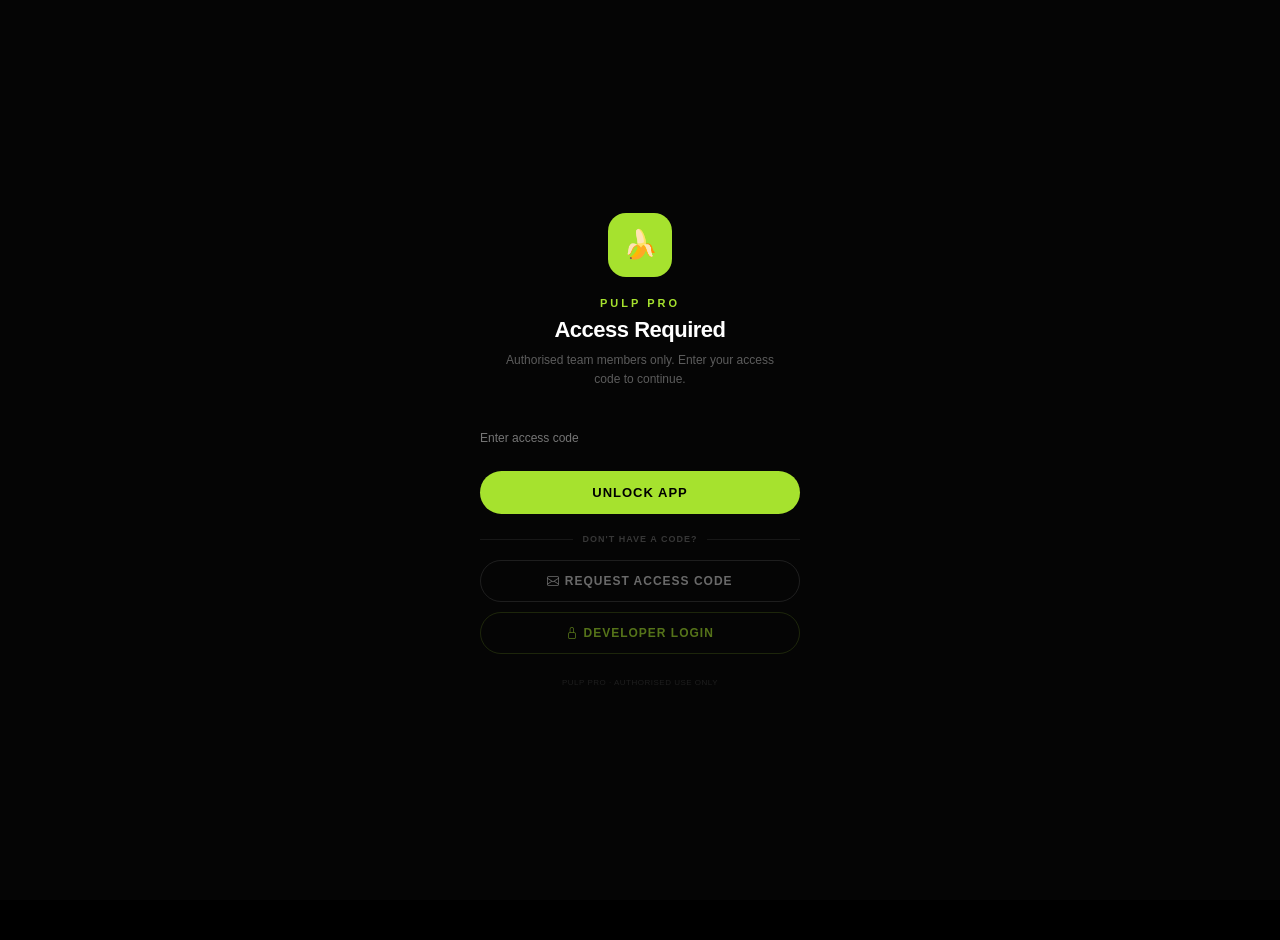
<file: index.html>
<!DOCTYPE html>
<html lang="en">
<head>
<meta charset="UTF-8">
<meta name="viewport" content="width=device-width, initial-scale=1.0, maximum-scale=1.0, user-scalable=no, interactive-widget=resizes-content">
<title>Pulp Pro</title>
<script>
window.addEventListener('load', function() {
    setTimeout(function() {
        if (!document.body || document.body.innerHTML.trim() === '') {
            window.location.reload(true);
        }
    }, 2000);
});
if (document.readyState === 'complete' && document.body && document.body.innerHTML.trim() === '') {
    window.location.reload(true);
}
</script>
<link rel="manifest" href="manifest.json">
<meta name="theme-color" content="#000000">
<meta name="apple-mobile-web-app-capable" content="yes">
<meta name="apple-mobile-web-app-status-bar-style" content="black-translucent">
<link rel="apple-touch-icon" href="edited-image.png">
<link rel="stylesheet" href="https://cdn.jsdelivr.net/npm/bootstrap-icons@1.11.1/font/bootstrap-icons.css">
<link rel="stylesheet" href="css/theme.css">
<link rel="stylesheet" href="css/layout.css">
<link rel="stylesheet" href="css/components.css">
</head>
<body>

<!-- ACCESS GATE -->
<div id="access-gate" class="hidden" style="position:fixed;inset:0;background:#050505;z-index:99998;display:flex;flex-direction:column;align-items:center;justify-content:center;padding:32px;">
<div style="width:64px;height:64px;background:#a6e22e;border-radius:18px;display:flex;align-items:center;justify-content:center;font-size:28px;margin-bottom:20px;">🍌</div>
<div style="font-size:11px;font-weight:900;color:#a6e22e;letter-spacing:3px;text-transform:uppercase;margin-bottom:8px;">Pulp Pro</div>
<div style="font-size:22px;font-weight:900;color:#fff;letter-spacing:-0.5px;margin-bottom:8px;text-align:center;">Access Required</div>
<div style="font-size:12px;color:rgba(255,255,255,0.35);line-height:1.6;text-align:center;margin-bottom:28px;max-width:280px;">Authorised team members only. Enter your access code to continue.</div>
<input id="gateCodeInput" type="text" placeholder="Enter access code" maxlength="20" style="width:100%;max-width:320px;background:rgba(255,255,255,0.04);border:1.5px solid rgba(166,226,46,0.3);border-radius:14px;padding:14px 16px;font-size:14px;font-weight:700;color:#fff;text-align:center;letter-spacing:2px;margin-bottom:12px;outline:none;text-transform:uppercase;" onkeypress="if(event.key==='Enter') submitCode()">
<div id="gateError" style="display:none;font-size:11px;color:#ff4d4d;font-weight:700;margin-bottom:10px;text-align:center;"></div>
<button id="gateUnlockBtn" onclick="submitCode()" style="width:100%;max-width:320px;background:#a6e22e;color:#000;border:none;border-radius:100px;padding:14px;font-weight:900;font-size:13px;text-transform:uppercase;letter-spacing:1px;cursor:pointer;margin-bottom:20px;">Unlock App</button>
<div style="display:flex;align-items:center;gap:10px;width:100%;max-width:320px;margin-bottom:16px;">
<div style="flex:1;height:1px;background:rgba(255,255,255,0.07);"></div>
<div style="font-size:9px;color:rgba(255,255,255,0.2);font-weight:700;text-transform:uppercase;letter-spacing:1px;white-space:nowrap;">Don't have a code?</div>
<div style="flex:1;height:1px;background:rgba(255,255,255,0.07);"></div>
</div>
<button onclick="requestCode()" style="width:100%;max-width:320px;background:transparent;border:1px solid rgba(255,255,255,0.1);border-radius:100px;padding:13px;font-weight:700;font-size:12px;color:rgba(255,255,255,0.4);text-transform:uppercase;letter-spacing:1px;cursor:pointer;margin-bottom:10px;"><i class="bi bi-envelope"></i> Request Access Code</button>
<button onclick="showDevLogin()" style="width:100%;max-width:320px;background:transparent;border:1px solid rgba(166,226,46,0.15);border-radius:100px;padding:13px;font-weight:700;font-size:12px;color:rgba(166,226,46,0.5);text-transform:uppercase;letter-spacing:1px;cursor:pointer;"><i class="bi bi-lock"></i> Developer Login</button>
<div style="font-size:8px;color:rgba(255,255,255,0.1);text-align:center;margin-top:24px;text-transform:uppercase;letter-spacing:0.5px;">Pulp Pro · Authorised use only</div>
</div>

<!-- DEV LOGIN MODAL -->
<div id="dev-login-modal" class="hidden" style="position:fixed;inset:0;background:rgba(0,0,0,0.85);z-index:99999;display:flex;align-items:center;justify-content:center;padding:32px;">
<div style="background:#111;border:1px solid rgba(255,255,255,0.1);border-radius:24px;padding:32px 24px;width:100%;max-width:320px;">
<div style="font-size:14px;font-weight:900;color:#fff;margin-bottom:4px;">Developer Login</div>
<div style="font-size:11px;color:rgba(255,255,255,0.3);margin-bottom:24px;">Admin access only</div>
<input id="devUsername" type="email" placeholder="Username" style="width:100%;background:rgba(255,255,255,0.04);border:1px solid rgba(255,255,255,0.1);border-radius:12px;padding:12px 14px;font-size:13px;color:#fff;margin-bottom:10px;outline:none;text-transform:none;letter-spacing:normal;">
<input id="devPassword" type="password" placeholder="Password" style="width:100%;background:rgba(255,255,255,0.04);border:1px solid rgba(255,255,255,0.1);border-radius:12px;padding:12px 14px;font-size:13px;color:#fff;margin-bottom:10px;outline:none;text-transform:none;letter-spacing:normal;" onkeypress="if(event.key==='Enter') submitDevLogin()">
<div id="devLoginError" style="display:none;font-size:11px;color:#ff4d4d;font-weight:700;margin-bottom:10px;"></div>
<button id="devLoginBtn" onclick="submitDevLogin()" style="width:100%;background:#a6e22e;color:#000;border:none;border-radius:100px;padding:13px;font-weight:900;font-size:13px;text-transform:uppercase;letter-spacing:1px;cursor:pointer;margin-bottom:10px;">Login</button>
<button onclick="hideDevLogin()" style="width:100%;background:transparent;border:1px solid rgba(255,255,255,0.08);border-radius:100px;padding:12px;font-weight:700;font-size:12px;color:rgba(255,255,255,0.35);text-transform:uppercase;cursor:pointer;">Cancel</button>
</div>
</div>

<!-- APP WRAPPER -->
<div id="app-wrapper" class="hidden">

<!-- Splash Screen -->
<div id="splash-screen">
<img src="edited-image.png" class="splash-logo">
<div class="splash-text">PULP PRO</div>
</div>

<!-- Update Banner -->
<div id="updateBanner" class="hidden" style="
    position: fixed; bottom: 20px; left: 50%; transform: translateX(-50%);
    background: var(--pulp-lime); color: #000; z-index: 99999;
    padding: 14px 24px; border-radius: 100px;
    font-weight: 900; font-size: 0.8rem; text-transform: uppercase;
    letter-spacing: 1px; cursor: pointer; text-align: center;
    box-shadow: 0 10px 40px rgba(166,226,46,0.4);
    white-space: nowrap;" onclick="applyUpdate()">
    &#x2B06; New Update Available &mdash; Tap to Refresh
</div>

<!-- Menu Trigger -->
<div id="menu-trigger" onclick="toggleMenu()"><span></span></div>

<!-- Side Drawer -->
<div id="menu-drawer">
<div style="text-align:center; margin-bottom:28px;">
<img src="edited-image.png" style="width:50px; margin-bottom:10px;">
<div style="font-weight:900; color:var(--pulp-lime);">PULP PRO</div>
</div>

<div id="admin-badge" class="hidden" style="display:flex;align-items:center;gap:8px;background:rgba(166,226,46,0.08);border:1px solid rgba(166,226,46,0.2);border-radius:10px;padding:10px 12px;margin-bottom:16px;">
<div style="width:7px;height:7px;border-radius:50%;background:#a6e22e;flex-shrink:0;"></div>
<div>
<div style="font-size:9px;font-weight:900;color:#a6e22e;text-transform:uppercase;letter-spacing:1.5px;">Developer Mode</div>
<div style="font-size:8px;color:rgba(166,226,46,0.5);font-weight:700;margin-top:1px;">Logged in as Admin</div>
</div>
</div>

<div class="menu-item" onclick="showHub(); toggleMenu();"><span>&#x1F3E0; Home</span></div>
<div class="settings-label">App Settings</div>

<div class="menu-item" onclick="clearHistory()" style="color:var(--pulp-red);"><span>&#x26A0;&#xFE0F; Clear Logs</span></div>
<div class="menu-item" onclick="sendFeedback()"><span>&#x1F4AC; Send Feedback</span></div>


<div id="admin-menu-section" class="hidden">
<div class="settings-label" style="color:rgba(166,226,46,0.5);">Admin</div>
<div class="menu-item" onclick="toggleCodeGenerator()" style="color:#a6e22e;background:rgba(166,226,46,0.05);border:1px solid rgba(166,226,46,0.12);border-radius:10px;margin-bottom:4px;"><span><i class="bi bi-key"></i> Generate Access Code</span></div>
<div id="code-gen-panel" class="hidden" style="margin-bottom:8px;">
<div style="background:#0a1a06;border:1px solid rgba(166,226,46,0.2);border-radius:12px;padding:12px;margin-bottom:6px;">
<div style="font-size:8px;font-weight:900;color:rgba(166,226,46,0.6);text-transform:uppercase;letter-spacing:2px;margin-bottom:8px;">Full Name</div>
<input id="codePersonName" type="text" placeholder="e.g. Alexander van der Berg" style="width:100%;background:#0a0a0a;border:1px solid rgba(255,255,255,0.1);border-radius:8px;padding:8px 10px;font-size:12px;color:#fff;outline:none;text-transform:none;letter-spacing:normal;font-family:-apple-system,sans-serif;box-shadow:none;margin-bottom:10px;">
<div style="display:grid;grid-template-columns:1fr 1fr;gap:8px;margin-top:4px;">
<div>
<div style="font-size:8px;font-weight:900;color:rgba(166,226,46,0.6);text-transform:uppercase;letter-spacing:2px;margin-bottom:8px;">Role</div>
<select id="codePersonRole" style="width:100%;background:#0a0a0a;border:1px solid rgba(255,255,255,0.1);border-radius:8px;padding:8px 10px;font-size:12px;color:#fff;outline:none;font-family:-apple-system,sans-serif;color-scheme:dark;">
<option value="">— Role —</option>
<option value="Processleider">Processleider</option>
<option value="Rijper">Rijper</option>
<option value="Planner">Planner</option>
<option value="Heftrucker">Heftrucker</option>
</select>
</div>
<div>
<div style="font-size:8px;font-weight:900;color:rgba(166,226,46,0.6);text-transform:uppercase;letter-spacing:2px;margin-bottom:8px;">Country</div>
<select id="codePersonCountry" style="width:100%;background:#0a0a0a;border:1px solid rgba(255,255,255,0.1);border-radius:8px;padding:8px 10px;font-size:12px;color:#fff;outline:none;font-family:-apple-system,sans-serif;color-scheme:dark;">
<option value="">— Country —</option>
<option value="NL">NL</option>
<option value="BE">BE</option>
</select>
</div>
</div>
</div>
<div id="generated-code-display" class="hidden" style="background:#0a1a06;border:1px solid rgba(166,226,46,0.25);border-radius:12px;padding:12px;margin-bottom:6px;text-align:center;">
<div id="generatedCodeFor" style="font-size:8px;color:rgba(166,226,46,0.5);font-weight:700;text-transform:uppercase;letter-spacing:1px;margin-bottom:6px;"></div>
<div id="generatedCode" style="font-size:16px;font-weight:900;color:#fff;letter-spacing:3px;font-family:monospace;"></div>
</div>
<div style="display:grid;grid-template-columns:1fr 1fr;gap:6px;">
<button id="generateCodeBtn" onclick="generateCode()" style="background:#a6e22e;color:#000;border:none;border-radius:8px;padding:10px;font-size:10px;font-weight:900;text-transform:uppercase;letter-spacing:1px;cursor:pointer;font-family:-apple-system,sans-serif;"><i class="bi bi-arrow-repeat"></i> Generate</button>
<button id="copyCodeBtn" onclick="copyGeneratedCode()" style="background:rgba(166,226,46,0.1);color:#a6e22e;border:1px solid rgba(166,226,46,0.2);border-radius:8px;padding:10px;font-size:10px;font-weight:900;text-transform:uppercase;letter-spacing:1px;cursor:pointer;font-family:-apple-system,sans-serif;"><i class="bi bi-clipboard"></i> Copy</button>
</div>
</div>
<div class="menu-item" onclick="toggleRevokePanel()" style="color:#a6e22e;background:rgba(166,226,46,0.05);border:1px solid rgba(166,226,46,0.12);border-radius:10px;margin-bottom:4px;"><span><i class="bi bi-people"></i> Active Users</span></div>
<div id="revoke-panel" class="hidden" style="background:#0a0808;border:1px solid rgba(255,77,77,0.2);border-radius:12px;padding:12px;margin-bottom:8px;">
<div style="font-size:8px;font-weight:900;color:rgba(255,77,77,0.6);text-transform:uppercase;letter-spacing:2px;margin-bottom:8px;">Active Users</div>
<div id="revoke-list" style="font-size:11px;color:rgba(255,255,255,0.4);max-height:220px;overflow-y:auto;-webkit-overflow-scrolling:touch;scrollbar-width:none;">Tap to load...</div>
<button onclick="loadActiveUsers()" style="width:100%;margin-top:8px;background:rgba(255,255,255,0.05);border:1px solid rgba(255,255,255,0.1);border-radius:8px;padding:8px;font-size:9px;font-weight:700;color:rgba(255,255,255,0.4);text-transform:uppercase;letter-spacing:1px;cursor:pointer;font-family:-apple-system,sans-serif;">↻ Load Users</button>
</div>

<div class="menu-item" onclick="rebuildAndConfirm()" style="color:rgba(136,153,255,0.6);background:rgba(136,153,255,0.04);border:1px solid rgba(136,153,255,0.1);border-radius:10px;margin-bottom:4px;"><span><i class="bi bi-bell"></i> Fix Notifications</span></div>
<div class="menu-item" onclick="adminLogout()" style="color:rgba(255,77,77,0.6);"><span><i class="bi bi-box-arrow-right"></i> Logout</span></div>
</div>

<div style="margin-top:20px;padding-top:16px;border-top:1px solid rgba(255,255,255,0.06);">
<div class="menu-item" onclick="toggleMenu(); openAbout();" style="color:rgba(255,255,255,0.5);"><span><i class="bi bi-info-circle"></i> About Pulp Pro</span></div>
</div>
<div id="dev-login-btn" style="padding-top:4px;">
<div class="menu-item" onclick="toggleMenu(); showDevLogin();" style="color:rgba(166,226,46,0.4);"><span><i class="bi bi-lock"></i> Developer Login</span></div>
</div>
</div>
<div id="menu-overlay" onclick="toggleMenu()"></div>

<!-- HOME -->
<div id="fruit-hub" class="nav-view">
<style>
.home-hero-tag{display:inline-flex;align-items:center;gap:7px;background:rgba(166,226,46,0.07);border:1px solid rgba(166,226,46,0.16);border-radius:100px;padding:6px 14px;margin-bottom:20px}
.home-hero-dot{width:6px;height:6px;border-radius:50%;background:#a6e22e;animation:livePulse 2s infinite}
@keyframes livePulse{0%,100%{opacity:1}50%{opacity:0.25}}
.home-hero-tag span{font-size:0.5rem;font-weight:800;color:#a6e22e;letter-spacing:1.5px;text-transform:uppercase}
.home-h1{font-size:clamp(2rem,8vw,2.8rem);font-weight:900;letter-spacing:-1.5px;line-height:1.05;color:var(--text-main);margin-bottom:12px}
.home-h1 em{color:#a6e22e;font-style:normal}
.home-sub{font-size:0.82rem;color:rgba(255,255,255,0.32);line-height:1.7;margin-bottom:32px;font-weight:400;max-width:480px}
.tool-cards{display:flex;flex-direction:column;gap:12px;max-width:600px}
.tc{border-radius:22px;overflow:hidden;cursor:pointer;transition:transform 0.2s,border-color 0.2s;position:relative;box-sizing:border-box;}
.tc:hover{transform:translateY(-3px)}
.tc:active{transform:scale(0.98)}
.tc-age{background:#030d12;border:1px solid rgba(34,211,238,0.22);}
.tc-tag{font-size:0.48rem;font-weight:900;letter-spacing:2px;text-transform:uppercase;margin-bottom:8px}
.tc-age .tc-tag{color:rgba(34,211,238,0.55)}
.tc-title{font-size:1.3rem;font-weight:900;color:#fff;letter-spacing:-0.3px;margin-bottom:3px}
.tc-sub{font-size:0.6rem;font-weight:700;text-transform:uppercase;letter-spacing:1px;margin-bottom:18px}
.tc-age .tc-sub{color:rgba(34,211,238,0.4)}
.tc-preview{display:flex;align-items:center;gap:10px}
.code-pill{background:rgba(0,0,0,0.4);border:1px solid rgba(166,226,46,0.2);border-radius:10px;padding:9px 14px;font-size:1.1rem;font-weight:900;color:#fff;letter-spacing:5px;font-family:monospace}
.result-pill{background:rgba(166,226,46,0.1);border:1px solid rgba(166,226,46,0.25);border-radius:10px;padding:9px 14px;text-align:center}
.result-pill .days{font-size:1.1rem;font-weight:900;color:#a6e22e;line-height:1}
.result-pill .rlbl{font-size:0.45rem;font-weight:800;color:rgba(166,226,46,0.6);text-transform:uppercase;letter-spacing:1px;margin-top:2px}
.tc-arrow{margin-left:auto;width:34px;height:34px;background:rgba(166,226,46,0.1);border:1px solid rgba(166,226,46,0.2);border-radius:50%;display:flex;align-items:center;justify-content:center;color:#a6e22e;font-size:1rem;flex-shrink:0}
.colour-scale{display:flex;gap:4px;margin-bottom:10px}
.cs-step{flex:1;height:26px;border-radius:6px}
.cs-step.sel{outline:2px solid #fff;outline-offset:2px}
.colour-readout{display:flex;justify-content:space-between;align-items:center}
.cr-stage{font-size:1rem;font-weight:900;color:#fff}
.cr-name{font-size:0.48rem;color:rgba(255,255,255,0.3);font-weight:700;text-transform:uppercase;letter-spacing:1px;margin-top:2px}
.cr-shelf{font-size:0.82rem;font-weight:900;color:#a6e22e;text-align:right}
.cr-status{font-size:0.48rem;color:rgba(255,255,255,0.3);font-weight:700;text-transform:uppercase;letter-spacing:1px;margin-top:2px;text-align:right}
.home-bottom{display:flex;gap:32px;margin-top:28px;padding-top:20px;border-top:1px solid rgba(255,255,255,0.05);max-width:600px}
@keyframes iqPulse{0%,100%{opacity:0.6;transform:scale(1)}50%{opacity:1;transform:scale(1.05)}}
@keyframes ageScan{0%{left:-60%}100%{left:110%}}
@keyframes ageRoll{0%{transform:translateY(0)}10%{transform:translateY(-30px)}20%{transform:translateY(-60px)}30%{transform:translateY(-90px)}40%{transform:translateY(-120px)}50%{transform:translateY(-150px)}60%{transform:translateY(-180px)}70%{transform:translateY(-210px)}80%{transform:translateY(-240px)}90%{transform:translateY(-270px)}100%{transform:translateY(0)}}
@keyframes iqShimmer{0%{opacity:0.3;transform:translateX(-100%)}100%{opacity:0.6;transform:translateX(200%)}}
@keyframes iqBrain{0%,100%{transform:translateY(0)}50%{transform:translateY(-3px)}}
@keyframes iqFloatUp{0%{opacity:1;transform:translateY(0)}100%{opacity:0;transform:translateY(-30px)}}
@keyframes iqSpin{0%{transform:rotate(0deg)}100%{transform:rotate(360deg)}}
.hbstat-num{font-size:1.1rem;font-weight:900;color:#a6e22e;letter-spacing:-0.5px}
.hbstat-lbl{font-size:0.45rem;font-weight:700;color:rgba(255,255,255,0.22);text-transform:uppercase;letter-spacing:1px;margin-top:2px}
</style>

<div class="home-hero-tag"><div class="home-hero-dot"></div><span>Live fruit intelligence</span></div>
<div id="home-welcome" style="font-size:12px;font-weight:700;color:rgba(255,255,255,0.4);margin-bottom:6px;min-height:18px;"></div>
<div class="home-h1">Scan it. Know it.<br><em>Ship it.</em></div>
<div class="home-sub">Professional tools for the fruit floor. Built fast, works offline.</div>

<div class="tool-cards">

    <!-- 1. BANANA AGE — cyan + radar -->
    <div class="tc tc-age" onclick="openAgeChecker()">
        <canvas id="age-tile-canvas" style="position:absolute;inset:0;width:100%;height:100%;border-radius:22px;pointer-events:none;z-index:1;"></canvas>
        <div style="position:absolute;top:0;left:-60%;width:60%;height:100%;background:linear-gradient(90deg,transparent,rgba(34,211,238,0.06),transparent);animation:ageScan 2.6s ease-in-out infinite;pointer-events:none;z-index:2;"></div>
        <div style="position:absolute;left:0;right:0;height:1px;background:linear-gradient(90deg,transparent,rgba(34,211,238,0.3),transparent);animation:ageHBeam 3.2s ease-in-out infinite;pointer-events:none;z-index:2;top:20%;"></div>
        <div style="position:absolute;width:14px;height:14px;top:9px;left:9px;border-top:1.5px solid rgba(34,211,238,0.3);border-left:1.5px solid rgba(34,211,238,0.3);pointer-events:none;z-index:4;"></div>
        <div style="position:absolute;width:14px;height:14px;top:9px;right:9px;border-top:1.5px solid rgba(34,211,238,0.3);border-right:1.5px solid rgba(34,211,238,0.3);pointer-events:none;z-index:4;"></div>
        <div style="position:absolute;width:14px;height:14px;bottom:9px;left:9px;border-bottom:1.5px solid rgba(34,211,238,0.3);border-left:1.5px solid rgba(34,211,238,0.3);pointer-events:none;z-index:4;"></div>
        <div style="position:absolute;width:14px;height:14px;bottom:9px;right:9px;border-bottom:1.5px solid rgba(34,211,238,0.3);border-right:1.5px solid rgba(34,211,238,0.3);pointer-events:none;z-index:4;"></div>
        <div style="position:absolute;bottom:0;left:0;right:0;height:2px;background:rgba(34,211,238,0.06);z-index:3;"><div style="height:100%;background:linear-gradient(90deg,rgba(34,211,238,0),rgba(34,211,238,0.5),rgba(34,211,238,0));animation:ageStatusPulse 2s ease-in-out infinite;"></div></div>
        <div style="position:relative;z-index:3;padding:24px 26px;">
            <div class="tc-tag">Chiquita · Age Checker</div>
            <div class="tc-title">Banana <span style="color:#22d3ee;">Age</span></div>
            <div class="tc-sub" style="margin-bottom:14px;">Enter 3-letter code → instant result</div>
            <div style="display:flex;align-items:center;gap:10px;">
                <div style="display:flex;gap:3px;">
                    <div style="width:24px;height:30px;overflow:hidden;border-radius:5px;background:rgba(0,0,0,0.6);border:1px solid rgba(34,211,238,0.2);"><div style="display:flex;flex-direction:column;animation:ageRoll 2.5s steps(1) infinite;animation-delay:0s;"><span style="height:30px;display:flex;align-items:center;justify-content:center;font-size:13px;font-weight:900;color:#22d3ee;font-family:monospace;">C</span><span style="height:30px;display:flex;align-items:center;justify-content:center;font-size:13px;font-weight:900;color:#22d3ee;font-family:monospace;">A</span><span style="height:30px;display:flex;align-items:center;justify-content:center;font-size:13px;font-weight:900;color:#22d3ee;font-family:monospace;">B</span><span style="height:30px;display:flex;align-items:center;justify-content:center;font-size:13px;font-weight:900;color:#22d3ee;font-family:monospace;">D</span><span style="height:30px;display:flex;align-items:center;justify-content:center;font-size:13px;font-weight:900;color:#22d3ee;font-family:monospace;">E</span><span style="height:30px;display:flex;align-items:center;justify-content:center;font-size:13px;font-weight:900;color:#22d3ee;font-family:monospace;">F</span><span style="height:30px;display:flex;align-items:center;justify-content:center;font-size:13px;font-weight:900;color:#22d3ee;font-family:monospace;">G</span><span style="height:30px;display:flex;align-items:center;justify-content:center;font-size:13px;font-weight:900;color:#22d3ee;font-family:monospace;">H</span><span style="height:30px;display:flex;align-items:center;justify-content:center;font-size:13px;font-weight:900;color:#22d3ee;font-family:monospace;">J</span><span style="height:30px;display:flex;align-items:center;justify-content:center;font-size:13px;font-weight:900;color:#22d3ee;font-family:monospace;">K</span></div></div>
                    <div style="width:24px;height:30px;overflow:hidden;border-radius:5px;background:rgba(0,0,0,0.6);border:1px solid rgba(34,211,238,0.2);"><div style="display:flex;flex-direction:column;animation:ageRoll 2.5s steps(1) infinite;animation-delay:0.35s;"><span style="height:30px;display:flex;align-items:center;justify-content:center;font-size:13px;font-weight:900;color:#22d3ee;font-family:monospace;">F</span><span style="height:30px;display:flex;align-items:center;justify-content:center;font-size:13px;font-weight:900;color:#22d3ee;font-family:monospace;">B</span><span style="height:30px;display:flex;align-items:center;justify-content:center;font-size:13px;font-weight:900;color:#22d3ee;font-family:monospace;">G</span><span style="height:30px;display:flex;align-items:center;justify-content:center;font-size:13px;font-weight:900;color:#22d3ee;font-family:monospace;">A</span><span style="height:30px;display:flex;align-items:center;justify-content:center;font-size:13px;font-weight:900;color:#22d3ee;font-family:monospace;">H</span><span style="height:30px;display:flex;align-items:center;justify-content:center;font-size:13px;font-weight:900;color:#22d3ee;font-family:monospace;">C</span><span style="height:30px;display:flex;align-items:center;justify-content:center;font-size:13px;font-weight:900;color:#22d3ee;font-family:monospace;">J</span><span style="height:30px;display:flex;align-items:center;justify-content:center;font-size:13px;font-weight:900;color:#22d3ee;font-family:monospace;">D</span><span style="height:30px;display:flex;align-items:center;justify-content:center;font-size:13px;font-weight:900;color:#22d3ee;font-family:monospace;">K</span><span style="height:30px;display:flex;align-items:center;justify-content:center;font-size:13px;font-weight:900;color:#22d3ee;font-family:monospace;">E</span></div></div>
                    <div style="width:24px;height:30px;overflow:hidden;border-radius:5px;background:rgba(0,0,0,0.6);border:1px solid rgba(34,211,238,0.2);"><div style="display:flex;flex-direction:column;animation:ageRoll 2.5s steps(1) infinite;animation-delay:0.7s;"><span style="height:30px;display:flex;align-items:center;justify-content:center;font-size:13px;font-weight:900;color:#22d3ee;font-family:monospace;">1</span><span style="height:30px;display:flex;align-items:center;justify-content:center;font-size:13px;font-weight:900;color:#22d3ee;font-family:monospace;">4</span><span style="height:30px;display:flex;align-items:center;justify-content:center;font-size:13px;font-weight:900;color:#22d3ee;font-family:monospace;">2</span><span style="height:30px;display:flex;align-items:center;justify-content:center;font-size:13px;font-weight:900;color:#22d3ee;font-family:monospace;">5</span><span style="height:30px;display:flex;align-items:center;justify-content:center;font-size:13px;font-weight:900;color:#22d3ee;font-family:monospace;">3</span><span style="height:30px;display:flex;align-items:center;justify-content:center;font-size:13px;font-weight:900;color:#22d3ee;font-family:monospace;">6</span><span style="height:30px;display:flex;align-items:center;justify-content:center;font-size:13px;font-weight:900;color:#22d3ee;font-family:monospace;">1</span><span style="height:30px;display:flex;align-items:center;justify-content:center;font-size:13px;font-weight:900;color:#22d3ee;font-family:monospace;">4</span><span style="height:30px;display:flex;align-items:center;justify-content:center;font-size:13px;font-weight:900;color:#22d3ee;font-family:monospace;">2</span><span style="height:30px;display:flex;align-items:center;justify-content:center;font-size:13px;font-weight:900;color:#22d3ee;font-family:monospace;">5</span></div></div>
                </div>
                <div style="color:rgba(34,211,238,0.3);font-size:13px;">→</div>
                <div style="display:flex;flex-direction:column;align-items:center;background:rgba(34,211,238,0.08);border:1px solid rgba(34,211,238,0.2);border-radius:10px;padding:4px 10px;">
                    <div style="font-size:22px;font-weight:900;color:#22d3ee;line-height:1;">14d</div>
                    <div style="font-size:7px;font-weight:800;color:rgba(34,211,238,0.55);text-transform:uppercase;letter-spacing:1px;margin-top:1px;">Perfect</div>
                </div>
            </div>
        </div>
    </div>

    <!-- 4. HOLIDAY PLANNER -->
    <div class="tc" onclick="openHolidayPlanner()" style="background:#030d08;border:1px solid rgba(52,211,153,0.22);padding:24px 26px;">
        <canvas id="hol-tile-canvas" style="position:absolute;inset:0;width:100%;height:100%;border-radius:22px;pointer-events:none;z-index:1;"></canvas>
        <div style="position:relative;z-index:2;">
            <div style="display:flex;align-items:flex-start;justify-content:space-between;margin-bottom:12px;">
                <div>
                    <div class="tc-tag" style="color:rgba(52,211,153,0.6);">Team · Calendar · Holidays</div>
                    <div class="tc-title">Holiday <span style="color:#34d399;">Planner</span></div>
                    <div class="tc-sub" style="color:rgba(52,211,153,0.4);margin-bottom:14px;">Plan free days · See team availability</div>
                </div>
                <div style="font-size:22px;animation:holFloat 3s ease-in-out infinite;flex-shrink:0;">📅</div>
            </div>
            <div style="display:flex;gap:5px;align-items:flex-end;">
                <div style="display:flex;flex-direction:column;gap:3px;align-items:center;"><div style="width:26px;height:26px;border-radius:7px;background:rgba(52,211,153,0.15);border:1px solid rgba(52,211,153,0.3);display:flex;align-items:center;justify-content:center;font-size:9px;font-weight:800;color:#34d399;" id="hol-tile-d1">—</div><div style="font-size:6px;color:rgba(52,211,153,0.5);font-weight:700;" id="hol-tile-w1">Mon</div></div>
                <div style="display:flex;flex-direction:column;gap:3px;align-items:center;"><div style="width:26px;height:26px;border-radius:7px;background:rgba(52,211,153,0.15);border:1px solid rgba(52,211,153,0.3);display:flex;align-items:center;justify-content:center;font-size:9px;font-weight:800;color:#34d399;" id="hol-tile-d2">—</div><div style="font-size:6px;color:rgba(52,211,153,0.5);font-weight:700;" id="hol-tile-w2">Tue</div></div>
                <div style="display:flex;flex-direction:column;gap:3px;align-items:center;"><div style="width:26px;height:26px;border-radius:7px;background:rgba(52,211,153,0.15);border:1px solid rgba(52,211,153,0.3);display:flex;align-items:center;justify-content:center;font-size:9px;font-weight:800;color:#34d399;" id="hol-tile-d3">—</div><div style="font-size:6px;color:rgba(52,211,153,0.5);font-weight:700;" id="hol-tile-w3">Wed</div></div>
                <div style="display:flex;flex-direction:column;gap:3px;align-items:center;"><div style="width:26px;height:26px;border-radius:7px;background:rgba(255,165,0,0.12);border:1px solid rgba(255,165,0,0.25);display:flex;align-items:center;justify-content:center;font-size:9px;font-weight:800;color:#ffa500;" id="hol-tile-d4">—</div><div style="font-size:6px;color:rgba(255,165,0,0.5);font-weight:700;" id="hol-tile-w4">Thu</div></div>
                <div style="display:flex;flex-direction:column;gap:3px;align-items:center;"><div style="width:26px;height:26px;border-radius:7px;background:rgba(255,77,77,0.08);border:1px solid rgba(255,77,77,0.18);display:flex;align-items:center;justify-content:center;font-size:9px;font-weight:800;color:rgba(255,100,100,0.6);" id="hol-tile-d5">—</div><div style="font-size:6px;color:rgba(255,100,100,0.35);font-weight:700;" id="hol-tile-w5">Fri</div></div>
                <div style="margin-left:auto;display:flex;flex-direction:column;justify-content:flex-end;padding-bottom:2px;"><div style="font-size:13px;font-weight:900;color:#34d399;line-height:1;" id="hol-tile-count">— off</div><div style="font-size:8px;color:rgba(255,255,255,0.25);margin-top:1px;">this week</div></div>
            </div>
        </div>
    </div>

    <!-- 3. REMINDERS -->
    <div class="tc" onclick="openReminders()" style="background:#06060e;border:1px solid rgba(136,153,255,0.2);padding:24px 26px;">
        <canvas id="rem-tile-canvas" style="position:absolute;right:10px;top:50%;transform:translateY(-50%);pointer-events:none;z-index:0;opacity:0.7;"></canvas>
        <div style="position:relative;z-index:1;">
            <div class="tc-tag" style="color:rgba(136,153,255,0.55);">Notifications · Scheduler</div>
            <div class="tc-title">Reminders <span style="color:#8899ff;">+</span></div>
            <div class="tc-sub" style="color:rgba(255,255,255,0.2);margin-bottom:14px;">Set alerts · Never miss a check</div>
            <div id="rem-tile-preview">
                <div style="font-size:11px;color:rgba(255,255,255,0.25);letter-spacing:normal;text-transform:none;font-weight:400;">No upcoming reminders</div>
            </div>
            <div style="display:flex;justify-content:flex-end;margin-top:10px;">
                <div id="rem-tile-mic-btn" onclick="event.stopPropagation(); triggerTileMic();" style="display:none;width:32px;height:32px;border-radius:50%;background:rgba(136,153,255,0.1);border:1px solid rgba(136,153,255,0.2);align-items:center;justify-content:center;font-size:15px;color:rgba(136,153,255,0.7);cursor:pointer;">
                    <i class="bi bi-mic"></i>
                </div>
            </div>
        </div>
    </div>

    <!-- 2. PULP AI -->
    <div class="tc" onclick="openPulpAI()" style="display:none;background:#040904;border:1px solid rgba(166,226,46,0.2);padding:24px 26px;">
        <canvas id="pulpai-tile-canvas" style="position:absolute;inset:0;width:100%;height:100%;border-radius:22px;pointer-events:none;z-index:0;"></canvas>
        <div style="position:relative;z-index:2;">
            <div style="display:flex;align-items:center;justify-content:space-between;margin-bottom:8px;">
                <div class="tc-tag" style="color:rgba(166,226,46,0.5);">Powered by Pulp Pro Intelligence</div>
                <div style="display:flex;align-items:center;gap:4px;background:rgba(166,226,46,0.1);border:1px solid rgba(166,226,46,0.2);border-radius:100px;padding:3px 9px;flex-shrink:0;">
                    <div style="width:4px;height:4px;border-radius:50%;background:#a6e22e;animation:livePulse 2s infinite;"></div>
                    <div style="font-size:7px;font-weight:800;color:rgba(166,226,46,0.8);text-transform:uppercase;letter-spacing:1px;">Live AI</div>
                </div>
            </div>
            <div class="tc-title">Pulp <span style="color:#a6e22e;">AI</span></div>
            <div class="tc-sub" style="color:rgba(255,255,255,0.3);">Ask anything · Expert answers</div>
            <div style="display:flex;flex-direction:column;gap:5px;margin-top:14px;">
                <div style="display:flex;justify-content:flex-end;"><div style="background:rgba(166,226,46,0.1);border:1px solid rgba(166,226,46,0.18);border-radius:10px;border-bottom-right-radius:2px;padding:6px 10px;font-size:10px;color:rgba(255,255,255,0.7);max-width:80%;">What causes crown rot?</div></div>
                <div style="display:flex;gap:6px;align-items:flex-start;"><div style="background:rgba(14,14,14,0.9);border:1px solid rgba(255,255,255,0.07);border-radius:10px;border-bottom-left-radius:2px;padding:6px 10px;font-size:10px;color:rgba(255,255,255,0.65);max-width:82%;"><strong style="color:#a6e22e;">High humidity</strong> above 85% triggers Fusarium fungi...</div></div>
            </div>
        </div>
    </div>

    <!-- 6. FLOOR IQ -->
    <div class="tc" onclick="openFloorIQ()" style="display:none;background:#09080e;border:1px solid rgba(255,165,0,0.25);padding:24px 26px;">
        <canvas id="iq-tile-canvas" style="position:absolute;inset:0;width:100%;height:100%;border-radius:22px;pointer-events:none;z-index:0;"></canvas>
        <div style="position:absolute;width:180px;height:180px;border-radius:50%;background:rgba(255,140,0,0.07);top:-60px;right:-40px;pointer-events:none;animation:iqPulse 3s infinite;"></div>
        <div style="position:absolute;width:120px;height:120px;border-radius:50%;background:rgba(255,80,0,0.04);bottom:-30px;left:-20px;pointer-events:none;animation:iqPulse 4s infinite 1s;"></div>
        <div style="position:absolute;top:0;left:0;width:35%;height:100%;background:linear-gradient(90deg,transparent,rgba(255,165,0,0.04),transparent);animation:iqShimmer 3s ease-in-out infinite;pointer-events:none;"></div>
        <div style="position:absolute;top:10px;right:12px;background:rgba(255,165,0,0.15);border:1px solid rgba(255,165,0,0.3);border-radius:100px;padding:2px 8px;font-size:7px;font-weight:800;color:#ffa500;animation:iqPulse 2s infinite;">▶ Play today</div>
        <div style="position:relative;z-index:1;">
            <div style="display:flex;align-items:center;gap:8px;margin-bottom:6px;">
                <div style="font-size:20px;animation:iqBrain 3s ease-in-out infinite;">🧠</div>
                <div>
                    <div class="tc-tag" style="color:rgba(255,165,0,0.5);">Quiz · Learn · Compete</div>
                    <div class="tc-title">Floor <span style="color:#ffa500;">IQ</span></div>
                </div>
            </div>
            <div class="tc-sub" style="color:rgba(255,255,255,0.2);margin-bottom:14px;">Quiz yourself · Learn the industry · Beat the team</div>
            <div style="display:flex;border-top:1px solid rgba(255,255,255,0.05);padding-top:10px;">
                <div style="flex:1;text-align:center;"><div id="iq-tile-streak" style="font-size:14px;font-weight:900;color:#ffa500;">—</div><div style="font-size:7px;color:rgba(255,255,255,0.25);text-transform:uppercase;letter-spacing:0.5px;">Streak</div></div>
                <div style="flex:1;text-align:center;border-left:1px solid rgba(255,255,255,0.05);border-right:1px solid rgba(255,255,255,0.05);"><div id="iq-tile-acc" style="font-size:14px;font-weight:900;color:#ffa500;">—</div><div style="font-size:7px;color:rgba(255,255,255,0.25);text-transform:uppercase;letter-spacing:0.5px;">Accuracy</div></div>
                <div style="flex:1;text-align:center;"><div id="iq-tile-rank" style="font-size:14px;font-weight:900;color:#ffa500;">—</div><div style="font-size:7px;color:rgba(255,255,255,0.25);text-transform:uppercase;letter-spacing:0.5px;">Rank</div></div>
            </div>
        </div>
    </div>

    <!-- 7. ORIGIN REPORT -->
    <div class="tc" onclick="openOriginReport()" style="display:none;background:#02070f;border:1px solid rgba(61,165,255,0.22);padding:24px 26px;">
        <canvas id="origin-tile-canvas" style="position:absolute;inset:0;width:100%;height:100%;border-radius:22px;pointer-events:none;z-index:1;"></canvas>
        <div style="position:absolute;top:10px;right:12px;z-index:3;display:flex;align-items:center;gap:4px;background:rgba(61,165,255,0.08);border:1px solid rgba(61,165,255,0.18);border-radius:100px;padding:3px 9px;">
            <div style="width:4px;height:4px;border-radius:50%;background:#3da5ff;animation:livePulse 2s infinite;"></div>
            <div style="font-size:7px;font-weight:800;color:rgba(96,165,250,0.85);text-transform:uppercase;letter-spacing:1px;">Live</div>
        </div>
        <div style="position:relative;z-index:2;max-width:55%;">
            <div class="tc-tag" style="color:rgba(96,165,250,0.55);">Live Weather · AI Analysis</div>
            <div class="tc-title">Origin <span style="color:#3da5ff;">Report</span></div>
            <div class="tc-sub" style="color:rgba(96,165,250,0.4);margin-bottom:14px;">Select origin · AI quality</div>
            <div style="display:flex;gap:5px;flex-wrap:wrap;">
                <div style="background:rgba(166,226,46,0.09);border:1px solid rgba(166,226,46,0.2);border-radius:100px;padding:3px 10px;font-size:8px;font-weight:800;color:#a6e22e;letter-spacing:0.5px;">Banana</div>
                <div style="background:rgba(255,165,0,0.07);border:1px solid rgba(255,165,0,0.16);border-radius:100px;padding:3px 10px;font-size:8px;font-weight:800;color:rgba(255,165,0,0.7);letter-spacing:0.5px;">Mango</div>
                <div style="background:rgba(61,165,255,0.08);border:1px solid rgba(61,165,255,0.18);border-radius:100px;padding:3px 10px;font-size:8px;font-weight:800;color:rgba(96,165,250,0.7);letter-spacing:0.5px;">Avocado</div>
            </div>
        </div>
    </div>

</div>

<div class="home-bottom">
    <div><div class="hbstat-num">Free</div><div class="hbstat-lbl">Always</div></div>
    <div><div class="hbstat-num">Offline</div><div class="hbstat-lbl">Works</div></div>
    <div><div class="hbstat-num">iOS · Android · Web</div><div class="hbstat-lbl">Platform</div></div>
</div>
</div>

<!-- AGE CHECKER -->
<div class="app-container hidden" id="appInterface">
<div class="app-card" id="appCard">
<img src="edited-image.png" style="width:50px; margin-bottom:10px;">
<div id="brandName" style="font-size: 1.4rem; font-weight: 900; color: var(--pulp-lime); text-transform: uppercase;">Chiquita</div>
<div id="commodityLabel" style="font-weight: 900; letter-spacing: 4px; opacity: 0.5; font-size: 0.7rem; margin-bottom: 20px; color:var(--text-main);">BANANA AGE CHECKER</div>
<div style="font-size:0.52rem; font-weight:900; color:rgba(255,255,255,0.3); text-transform:uppercase; letter-spacing:2px; margin-bottom:8px;">Select Article</div>
<div style="display:grid; grid-template-columns:1fr 1fr 1fr; gap:7px; margin-bottom:18px;">
    <button type="button" class="article-btn active" data-article="Chiquita 18kg" onclick="setArticle('Chiquita 18kg')" style="background:var(--input-bg); border:1.5px solid var(--border-glass); border-radius:12px; padding:12px 4px; font-size:0.55rem; font-weight:900; color:var(--text-dim); text-transform:uppercase; letter-spacing:0.5px; cursor:pointer; line-height:1.4;">Chiquita<br>18kg</button>
    <button type="button" class="article-btn" data-article="Chiquita Geel" onclick="setArticle('Chiquita Geel')" style="background:var(--input-bg); border:1.5px solid var(--border-glass); border-radius:12px; padding:12px 4px; font-size:0.55rem; font-weight:900; color:var(--text-dim); text-transform:uppercase; letter-spacing:0.5px; cursor:pointer; line-height:1.4;">Chiquita<br>Geel</button>
    <button type="button" class="article-btn" data-article="Chiquita Groene" onclick="setArticle('Chiquita Groene')" style="background:var(--input-bg); border:1.5px solid var(--border-glass); border-radius:12px; padding:12px 4px; font-size:0.55rem; font-weight:900; color:var(--text-dim); text-transform:uppercase; letter-spacing:0.5px; cursor:pointer; line-height:1.4;">Chiquita<br>Groene</button>
</div>
<div style="font-size:0.52rem; font-weight:900; color:rgba(255,255,255,0.3); text-transform:uppercase; letter-spacing:2px; margin-bottom:8px;">Scan Mode</div>
<div style="display:grid; grid-template-columns:1fr 1fr; gap:7px; margin-bottom:18px;">
    <button type="button" id="singleModeBtn" class="scan-mode-btn active" onclick="setScanMode('single')" style="background:var(--input-bg); border:1.5px solid var(--border-glass); border-radius:12px; padding:11px; font-size:0.62rem; font-weight:900; color:var(--text-dim); text-transform:uppercase; letter-spacing:1px; cursor:pointer;">Single Scan</button>
    <button type="button" id="multiModeBtn" class="scan-mode-btn" onclick="setScanMode('multi')" style="background:var(--input-bg); border:1.5px solid var(--border-glass); border-radius:12px; padding:11px; font-size:0.62rem; font-weight:900; color:var(--text-dim); text-transform:uppercase; letter-spacing:1px; cursor:pointer;">Multi Scan</button>
</div>
<div class="input-wrapper"><input type="text" id="codeIn" placeholder="---" maxlength="3" autofocus></div>
<div id="batchList" class="hidden" style="background:var(--input-bg); border:1px solid var(--border-glass); border-radius:16px; margin-bottom:14px; overflow:hidden;"></div>
<button onclick="checkFruit()" class="btn-main" id="calcBtn">Calculate</button>
<div id="resBox" class="result-display hidden">
<div id="statusLabel" style="font-weight:900;">READY</div>
<div id="daysValue">--</div>
<div id="dateText" style="font-size: 1.3rem; font-weight: 900; margin-top: 10px;">-- -- ----</div>
<div style="display:grid;grid-template-columns:1fr 1fr;gap:8px;margin-top:12px;">
    <button class="btn btn-copy" onclick="copyResult()" id="copyBtn"><i class="bi bi-clipboard"></i> COPY</button>
    <button class="btn btn-copy" onclick="emailResult()" id="emailBtn"><i class="bi bi-envelope"></i> EMAIL</button>
</div>
</div>
<div id="batchActionBtns" class="hidden" style="display:grid;grid-template-columns:1fr 1fr;gap:8px;margin-top:10px;">
    <button id="batchCopyBtn" class="btn btn-copy" onclick="copyBatch()" style="justify-content:center;"><i class="bi bi-clipboard"></i> COPY</button>
    <button id="batchEmailBtn" class="btn btn-copy" onclick="emailBatch()" style="justify-content:center;"><i class="bi bi-envelope"></i> EMAIL</button>
</div>
<button class="btn-main btn-back" style="margin-top:25px;" onclick="showHub()">&#x2190; Back</button>
</div>
<div id="historySection" class="history-section"><div id="historyList"></div></div>
</div>

<!-- COLOUR SCANNER -->
<!-- PULP AI VIEW -->
<div id="pulpai-view" class="hidden" style="padding:0;display:flex;flex-direction:column;height:100%;position:relative;">
    <div id="pulpai-list-screen" style="display:flex;flex-direction:column;flex:1;min-height:0;overflow:hidden;">
        <div style="padding:14px 16px;border-bottom:1px solid rgba(255,255,255,0.05);background:#060606;display:flex;align-items:center;gap:10px;flex-shrink:0;">
            <div style="position:relative;width:42px;height:42px;flex-shrink:0;">
                <canvas id="pulpai-menu-orb" width="42" height="42" style="border-radius:50%;position:absolute;inset:0;"></canvas>
            </div>
            <div style="flex:1;">
                <div style="font-size:17px;font-weight:900;color:#fff;letter-spacing:-0.3px;">Pulp AI</div>
                <div style="font-size:10px;color:rgba(166,226,46,0.6);font-weight:700;text-transform:uppercase;letter-spacing:1px;margin-top:2px;">Fruit &amp; Veg Intelligence</div>
            </div>
            <button onclick="newPulpAIChat()" style="width:36px;height:36px;border-radius:11px;background:rgba(166,226,46,0.08);border:1px solid rgba(166,226,46,0.2);display:flex;align-items:center;justify-content:center;font-size:20px;color:#a6e22e;cursor:pointer;font-family:-apple-system,sans-serif;flex-shrink:0;">+</button>
            <button onclick="closePulpAI()" style="width:36px;height:36px;border-radius:11px;background:rgba(255,255,255,0.04);border:1px solid rgba(255,255,255,0.07);display:flex;align-items:center;justify-content:center;font-size:15px;color:rgba(255,255,255,0.4);cursor:pointer;font-family:-apple-system,sans-serif;flex-shrink:0;">✕</button>
        </div>
        <div style="padding:9px 16px;border-bottom:1px solid rgba(255,255,255,0.04);background:#060606;flex-shrink:0;">
            <div style="display:flex;justify-content:space-between;align-items:center;margin-bottom:5px;">
                <div style="font-size:10px;font-weight:700;color:rgba(255,255,255,0.3);text-transform:uppercase;letter-spacing:1px;">Daily messages</div>
                <div id="pulpai-usage-count" style="font-size:10px;font-weight:800;color:#a6e22e;">0 / 1,000</div>
            </div>
            <div style="height:3px;background:rgba(255,255,255,0.05);border-radius:100px;overflow:hidden;">
                <div id="pulpai-usage-bar" style="height:100%;width:0%;background:linear-gradient(90deg,#78c830,#a6e22e);border-radius:100px;transition:width 0.5s,background 0.3s;"></div>
            </div>
            <div style="font-size:9px;color:rgba(255,255,255,0.18);margin-top:4px;text-align:right;">Resets midnight UTC · Shared across all users</div>
        </div>
        <div id="pulpai-limit-warn" style="display:none;padding:8px 16px;background:rgba(255,140,0,0.06);border-bottom:1px solid rgba(255,140,0,0.12);justify-content:center;flex-shrink:0;"></div>
        <div id="pulpai-chat-list" style="flex:1;overflow-y:auto;-webkit-overflow-scrolling:touch;min-height:0;padding:14px 16px;background:transparent;"></div>
        <div style="padding:12px 16px;border-top:1px solid rgba(255,255,255,0.05);background:#060606;flex-shrink:0;">
            <div onclick="newPulpAIChat()" style="display:flex;align-items:center;gap:10px;background:rgba(255,255,255,0.04);border:1px solid rgba(255,255,255,0.08);border-radius:100px;padding:12px 18px;cursor:pointer;">
                <div style="font-size:14px;color:rgba(255,255,255,0.22);flex:1;letter-spacing:normal;text-transform:none;">Ask Pulp AI anything...</div>
                <div style="width:30px;height:30px;border-radius:50%;background:#a6e22e;display:flex;align-items:center;justify-content:center;font-size:14px;font-weight:900;color:#000;flex-shrink:0;">↑</div>
            </div>
        </div>
    </div>
    <div id="pulpai-chat-screen" class="hidden" style="display:flex;flex-direction:column;height:100%;position:relative;">
        <canvas id="pulpai-glow-canvas" style="position:absolute;inset:0;width:100%;height:100%;pointer-events:none;z-index:20;border-radius:0;"></canvas>
        <div style="padding:10px 14px;border-bottom:1px solid rgba(255,255,255,0.05);background:rgba(5,5,5,0.97);display:flex;align-items:center;gap:8px;flex-shrink:0;position:relative;z-index:10;">
            <button onclick="backToChatList()" style="width:28px;height:28px;border-radius:8px;background:rgba(255,255,255,0.04);border:1px solid rgba(255,255,255,0.07);display:flex;align-items:center;justify-content:center;font-size:13px;color:rgba(255,255,255,0.4);cursor:pointer;font-family:-apple-system,sans-serif;flex-shrink:0;">←</button>
            <div style="position:relative;width:28px;height:28px;flex-shrink:0;">
                <canvas id="pulpai-chat-orb" width="28" height="28" style="border-radius:50%;position:absolute;inset:0;"></canvas>
            </div>
            <div style="flex:1;min-width:0;">
                <div id="pulpai-chat-title" style="font-size:12px;font-weight:800;color:#fff;letter-spacing:-0.2px;white-space:nowrap;overflow:hidden;text-overflow:ellipsis;">Conversation</div>
                <div style="font-size:9px;color:rgba(166,226,46,0.55);font-weight:600;margin-top:1px;">Pulp AI · Fruit &amp; Veg Expert</div>
            </div>
        </div>
        <div style="padding:5px 14px;border-bottom:1px solid rgba(255,255,255,0.04);background:rgba(5,5,5,0.97);position:relative;z-index:10;">
            <div style="display:flex;justify-content:space-between;align-items:center;margin-bottom:3px;">
                <div style="font-size:7px;font-weight:700;color:rgba(255,255,255,0.25);text-transform:uppercase;letter-spacing:1px;">Daily</div>
                <div id="pulpai-usage-count-chat" style="font-size:7px;font-weight:800;color:#a6e22e;">— / 1000</div>
            </div>
            <div style="height:2px;background:rgba(255,255,255,0.05);border-radius:100px;overflow:hidden;">
                <div id="pulpai-usage-bar-chat" style="height:100%;width:0%;background:linear-gradient(90deg,#78c830,#a6e22e);border-radius:100px;transition:width 0.5s;"></div>
            </div>
        </div>
        <div id="pulpai-messages" style="flex:1;overflow-y:auto;padding:12px 14px;display:flex;flex-direction:column;gap:10px;position:relative;z-index:1;"></div>
        <div id="pulpai-typing" style="display:none;padding:0 14px 8px;position:relative;z-index:1;">
            <div style="display:flex;align-items:flex-start;gap:6px;">
                <div style="width:20px;height:20px;border-radius:50%;background:#a6e22e;display:flex;align-items:center;justify-content:center;font-size:8px;font-weight:900;color:#000;flex-shrink:0;">P</div>
                <div style="display:flex;align-items:center;gap:4px;padding:8px 12px;background:rgba(14,14,14,0.95);border:1px solid rgba(255,255,255,0.07);border-radius:12px;border-bottom-left-radius:3px;">
                    <div class="pulpai-td"></div><div class="pulpai-td"></div><div class="pulpai-td"></div>
                </div>
            </div>
        </div>
        <div class="pulpai-photo-popup" id="pulpai-photo-popup">
            <div class="pulpai-photo-popup-title">Analyse a fruit or vegetable</div>
            <input class="pulpai-fruit-input" id="pulpai-fruit-input" placeholder="Type fruit or vegetable e.g. banana">
            <div class="pulpai-photo-btn-row">
                <div class="pulpai-photo-btn pulpai-photo-btn-cam" onclick="triggerCamera()"><i class="bi bi-camera"></i> Camera</div>
                <div class="pulpai-photo-btn pulpai-photo-btn-gal" onclick="triggerGallery()"><i class="bi bi-image"></i> Gallery</div>
            </div>
        </div>
        <input type="file" id="pulpai-camera-input" accept="image/*" capture="environment" style="display:none;">
        <input type="file" id="pulpai-gallery-input" accept="image/*" style="display:none;">
        <div style="background:rgba(5,5,5,0.97);border-top:1px solid rgba(255,255,255,0.05);padding:10px 12px;display:flex;align-items:center;gap:8px;flex-shrink:0;position:relative;z-index:10;">
            <div style="flex:1;display:flex;align-items:center;background:rgba(255,255,255,0.04);border:1px solid rgba(255,255,255,0.07);border-radius:100px;padding:0 14px;gap:8px;">
                <input id="pulpai-input" type="text" placeholder="Ask about fruit &amp; vegetables..." style="flex:1;background:transparent;border:none;padding:10px 0;font-size:15px;color:#fff;outline:none;font-family:-apple-system,sans-serif;letter-spacing:normal;text-transform:none;font-weight:400;text-align:left;">
                <div class="pulpai-cam-btn" onclick="togglePhotoPopup()" title="Analyse photo"><i class="bi bi-camera"></i></div>
                <div class="pulpai-mic-btn" id="pulpai-mic-btn" onclick="toggleMic()" title="Voice input" style="display:none;"><i class="bi bi-mic"></i></div>
            </div>
            <button id="pulpai-send-btn" onclick="sendPulpAIMessage()" style="width:36px;height:36px;border-radius:50%;background:#a6e22e;border:none;display:flex;align-items:center;justify-content:center;font-size:15px;font-weight:900;color:#000;cursor:pointer;flex-shrink:0;font-family:-apple-system,sans-serif;"><i class="bi bi-arrow-up"></i></button>
        </div>
    </div>
</div>

<style>
.article-btn.active{background:rgba(166,226,46,0.08)!important;border-color:var(--pulp-lime)!important;color:var(--pulp-lime)!important}
.scan-mode-btn.active{background:rgba(166,226,46,0.08)!important;border-color:var(--pulp-lime)!important;color:var(--pulp-lime)!important}
#codePersonName,#gateCodeInput,#devUsername,#devPassword{font-size:12px!important;font-weight:400!important;letter-spacing:normal!important;text-transform:none!important;height:auto!important;line-height:normal!important;text-align:left!important}
#pulpai-fruit-input,#rem-text-input,#rem-date-input,#rem-time-input{font-size:15px!important;font-weight:400!important;letter-spacing:normal!important;text-transform:none!important;height:auto!important;line-height:normal!important;text-align:left!important;color:#fff!important;-webkit-text-fill-color:#fff!important;color-scheme:dark!important}
#pulpai-fruit-input{padding:10px 14px!important;background:rgba(255,255,255,0.05)!important;border:1px solid rgba(255,255,255,0.1)!important;border-radius:10px!important;width:100%!important;outline:none!important;display:block!important;box-sizing:border-box!important}
#pulpai-photo-popup{display:none}

/* ── USER EDIT STYLES ── */
.user-edit-form{background:#0a0a0a;border:1px solid rgba(166,226,46,0.15);border-radius:10px;padding:10px;margin-top:6px;display:none;}
.user-edit-form.show{display:block;}
.user-edit-field{font-size:8px;font-weight:800;color:rgba(255,255,255,0.3);text-transform:uppercase;letter-spacing:1.5px;margin-bottom:5px;margin-top:8px;}
.user-edit-input{width:100%;background:#050505;border:1px solid rgba(255,255,255,0.1);border-radius:7px;padding:7px 9px;font-size:16px;color:#fff;outline:none;font-family:-apple-system,sans-serif;}
.user-edit-select{width:100%;background:#050505;border:1px solid rgba(255,255,255,0.1);border-radius:7px;padding:7px 9px;font-size:16px;color:#fff;outline:none;font-family:-apple-system,sans-serif;color-scheme:dark;}
.user-edit-save{background:#a6e22e;color:#000;border:none;border-radius:7px;padding:8px;font-size:9px;font-weight:900;text-transform:uppercase;letter-spacing:1px;cursor:pointer;width:100%;margin-top:8px;font-family:-apple-system,sans-serif;}

/* ── NEW TILE KEYFRAMES ── */
@keyframes ageHBeam{0%,100%{top:20%;opacity:0}10%{opacity:1}50%{top:80%;opacity:1}90%{opacity:1}}
@keyframes ageStatusPulse{0%{width:0%;margin-left:0}50%{width:60%;margin-left:20%}100%{width:0%;margin-left:100%}}
@keyframes holFloat{0%,100%{transform:translateY(0)}50%{transform:translateY(-4px)}}
@keyframes holPopIn{from{transform:scale(0.9);opacity:0}to{transform:scale(1);opacity:1}}

/* ── MENU DRAWER SCROLL FIX ── */
#menu-drawer{
  overflow-y:auto!important;
  -webkit-overflow-scrolling:touch!important;
  overscroll-behavior:contain!important;
}
#menu-overlay{
  touch-action:none!important;
}

/* ── NOTIFICATION TOGGLES ── */
.notif-section{margin:12px 0 4px;}
.notif-section-lbl{font-size:9px;font-weight:800;color:rgba(255,255,255,0.25);text-transform:uppercase;letter-spacing:2px;margin-bottom:8px;padding:0 4px;}
.notif-row{display:flex;align-items:center;justify-content:space-between;padding:11px 12px;background:rgba(255,255,255,0.03);border:1px solid rgba(255,255,255,0.07);border-radius:12px;margin-bottom:6px;cursor:pointer;}
.notif-row:active{opacity:0.8;}
.notif-row-left{display:flex;align-items:center;gap:10px;}
.notif-row-icon{font-size:16px;}
.notif-row-title{font-size:13px;font-weight:700;color:#fff;}
.notif-row-sub{font-size:10px;color:rgba(255,255,255,0.3);margin-top:1px;}
.notif-toggle{width:44px;height:26px;border-radius:100px;position:relative;transition:background 0.2s;flex-shrink:0;cursor:pointer;}
.notif-toggle.on{background:#a6e22e;}
.notif-toggle.off{background:rgba(255,255,255,0.12);}
.notif-toggle-knob{position:absolute;top:3px;width:20px;height:20px;border-radius:50%;background:#fff;transition:left 0.2s;box-shadow:0 1px 4px rgba(0,0,0,0.3);}
.notif-toggle.on .notif-toggle-knob{left:21px;}
.notif-toggle.off .notif-toggle-knob{left:3px;}
</style>

<script>
if ('serviceWorker' in navigator) {
    window.addEventListener('load', () => {
        navigator.serviceWorker.register('sw.js')
            .then(reg => {
                reg.addEventListener('updatefound', () => {
                    const newWorker = reg.installing;
                    newWorker.addEventListener('statechange', () => {
                        if (newWorker.state === 'installed' && navigator.serviceWorker.controller) {
                            document.getElementById('updateBanner').classList.remove('hidden');
                        }
                    });
                });
            })
            .catch(err => console.log('SW failed', err));
    });
}
</script>

</div><!-- end app-wrapper -->

<!-- REMINDERS VIEW -->
<div id="reminders-view" class="hidden" style="position:fixed;inset:0;background:#060608;z-index:9800;display:flex;flex-direction:column;overflow:hidden;">

    <div style="padding:16px;display:flex;align-items:center;gap:12px;background:#07070f;border-bottom:1px solid rgba(255,255,255,0.06);flex-shrink:0;">
        <div style="width:44px;height:44px;border-radius:14px;background:rgba(136,153,255,0.1);border:1px solid rgba(136,153,255,0.2);display:flex;align-items:center;justify-content:center;font-size:20px;color:#8899ff;flex-shrink:0;"><i class="bi bi-bell"></i></div>
        <div style="flex:1;">
            <div style="font-size:18px;font-weight:800;color:#fff;">Reminders</div>
            <div id="reminders-header-sub" style="font-size:10px;color:rgba(136,153,255,0.6);font-weight:700;text-transform:uppercase;letter-spacing:1px;margin-top:2px;">All alerts in one place</div>
        </div>
        <button onclick="scrollToNewReminder()" style="width:36px;height:36px;border-radius:11px;background:rgba(136,153,255,0.1);border:1px solid rgba(136,153,255,0.22);display:flex;align-items:center;justify-content:center;font-size:18px;color:#8899ff;cursor:pointer;font-family:-apple-system,sans-serif;flex-shrink:0;">+</button>
        <button onclick="closeReminders()" style="width:36px;height:36px;border-radius:11px;background:rgba(255,255,255,0.04);border:1px solid rgba(255,255,255,0.08);display:flex;align-items:center;justify-content:center;font-size:16px;color:rgba(255,255,255,0.35);cursor:pointer;font-family:-apple-system,sans-serif;flex-shrink:0;">✕</button>
    </div>
    <div id="reminders-list" style="flex:1;overflow-y:auto;-webkit-overflow-scrolling:touch;min-height:0;padding:14px 16px;scrollbar-width:none;"></div>
    <div style="background:#07070f;border-top:1px solid rgba(255,255,255,0.06);padding:14px 16px;flex-shrink:0;">
        <div style="font-size:10px;font-weight:700;color:rgba(255,255,255,0.3);text-transform:uppercase;letter-spacing:1.5px;margin-bottom:10px;">New reminder</div>
        <div style="display:flex;align-items:center;background:rgba(255,255,255,0.06);border:1px solid rgba(255,255,255,0.1);border-radius:12px;padding:0 14px;gap:8px;margin-bottom:10px;">
            <input id="rem-text-input" type="text" placeholder="What do you need to check?" style="flex:1;background:transparent;border:none;padding:13px 0;font-size:15px;color:#fff;outline:none;font-family:-apple-system,sans-serif;letter-spacing:normal;text-transform:none;font-weight:400;text-align:left;">
            <div id="rem-mic-btn" onclick="toggleRemMic()" style="display:none;width:28px;height:28px;border-radius:50%;background:rgba(136,153,255,0.1);border:1px solid rgba(136,153,255,0.2);align-items:center;justify-content:center;font-size:14px;color:rgba(136,153,255,0.7);cursor:pointer;flex-shrink:0;"><i class="bi bi-mic"></i></div>
        </div>
        <div style="display:flex;gap:10px;margin-bottom:10px;">
            <label style="flex:1;background:rgba(255,255,255,0.06);border:1px solid rgba(255,255,255,0.1);border-radius:12px;padding:12px 14px;display:block;cursor:pointer;">
                <div style="font-size:10px;font-weight:700;color:rgba(136,153,255,0.6);text-transform:uppercase;letter-spacing:1px;margin-bottom:6px;">Date</div>
                <input id="rem-date-input" type="date" style="width:100%;background:transparent;border:none;font-size:15px;color:#fff;font-family:-apple-system,sans-serif;outline:none;font-weight:600;padding:0;margin:0;display:block;color-scheme:dark;">
            </label>
            <label style="flex:1;background:rgba(255,255,255,0.06);border:1px solid rgba(255,255,255,0.1);border-radius:12px;padding:12px 14px;display:block;cursor:pointer;">
                <div style="font-size:10px;font-weight:700;color:rgba(136,153,255,0.6);text-transform:uppercase;letter-spacing:1px;margin-bottom:6px;">Time</div>
                <input id="rem-time-input" type="time" style="width:100%;background:transparent;border:none;font-size:15px;color:#fff;font-family:-apple-system,sans-serif;outline:none;font-weight:600;padding:0;margin:0;display:block;color-scheme:dark;">
            </label>
        </div>
        <button onclick="saveNewReminder()" style="width:100%;background:#8899ff;border:none;border-radius:12px;padding:14px;font-size:14px;font-weight:700;color:#000;text-transform:uppercase;letter-spacing:1px;cursor:pointer;font-family:-apple-system,sans-serif;">Set Reminder</button>
    </div>
    <div id="reminders-edit-panel" style="display:none;position:absolute;inset:0;background:#060608;z-index:10;flex-direction:column;overflow:hidden;"></div>
</div>


<!-- FLOOR IQ VIEW -->
<div id="holiday-planner-view" class="hidden" style="position:fixed;inset:0;background:#030303;z-index:9800;display:flex;flex-direction:column;overflow:hidden;">

<style>
/* ── HOLIDAY PLANNER STYLES ── */
.hol-hdr{background:linear-gradient(180deg,#04120a 0%,#030303 100%);padding:40px 20px 12px;flex-shrink:0;}
.hol-hdr-row{display:flex;align-items:center;justify-content:space-between;margin-bottom:12px;}
.hol-eyebrow{font-size:9px;font-weight:800;color:rgba(166,226,46,0.6);letter-spacing:3px;text-transform:uppercase;margin-bottom:4px;display:flex;align-items:center;gap:7px;}
.hol-hdot{width:6px;height:6px;border-radius:50%;background:#a6e22e;animation:holDp 2s infinite;}
@keyframes holDp{0%,100%{box-shadow:0 0 0 0 rgba(166,226,46,0.5)}50%{box-shadow:0 0 0 5px rgba(166,226,46,0);opacity:0.6}}
.hol-title{font-family:'Syne',sans-serif;font-size:22px;font-weight:900;color:#fff;letter-spacing:-1px;line-height:1;}
.hol-title em{color:#a6e22e;font-style:normal;}
.hol-back{width:34px;height:34px;border-radius:10px;background:rgba(255,255,255,0.05);border:1px solid rgba(255,255,255,0.08);display:flex;align-items:center;justify-content:center;font-size:16px;color:rgba(255,255,255,0.5);cursor:pointer;}
.hol-mnav{display:flex;align-items:center;gap:10px;}
.hol-marr{width:30px;height:30px;border-radius:9px;background:rgba(255,255,255,0.05);border:1px solid rgba(255,255,255,0.08);display:flex;align-items:center;justify-content:center;font-size:15px;color:rgba(255,255,255,0.5);cursor:pointer;flex-shrink:0;}
.hol-mlbl{font-family:'Syne',sans-serif;font-size:16px;font-weight:900;color:#fff;letter-spacing:-0.5px;flex:1;text-align:center;}
.hol-days-hdr{display:grid;grid-template-columns:repeat(7,1fr);padding:0 4px 6px;flex-shrink:0;border-bottom:1px solid rgba(255,255,255,0.05);}
.hol-dlbl{text-align:center;font-size:8px;font-weight:800;color:rgba(255,255,255,0.2);text-transform:uppercase;letter-spacing:1px;padding:3px 0;}
.hol-cal-wrap{flex:1;padding:3px 4px 4px;overflow:hidden;}
#hol-cal{display:grid;grid-template-columns:repeat(7,1fr);gap:2px;height:100%;}
.hol-cell{border-radius:8px;cursor:pointer;transition:transform 0.12s;border:1px solid transparent;display:grid;grid-template-rows:10px 13px repeat(4,1fr) 10px;overflow:hidden;padding:2px;gap:1px;}
.hol-cell:active{transform:scale(0.92);}
.hol-cell.empty{pointer-events:none;border:none;background:transparent!important;}
.hol-today{background:rgba(166,226,46,0.06);border-color:rgba(166,226,46,0.28)!important;}

.hol-hasp{background:rgba(255,255,255,0.03);border-color:rgba(255,255,255,0.07);}
.hol-pubhol{background:rgba(220,38,38,0.08)!important;border-color:rgba(220,38,38,0.35)!important;}
.hol-wknd .hol-cdate{color:rgba(255,100,100,0.4)!important;}
.hol-today .hol-cdate{color:#a6e22e!important;font-weight:900;}
.hol-pubhol .hol-cdate{color:#f87171!important;font-weight:900;}
.hol-hlabel{display:flex;align-items:center;justify-content:center;overflow:hidden;}
.hol-hname{font-size:5.5px;font-weight:900;color:#f87171;text-transform:uppercase;letter-spacing:0.3px;white-space:nowrap;overflow:hidden;text-overflow:ellipsis;max-width:100%;text-align:center;background:rgba(220,38,38,0.15);border-radius:2px;padding:1px 2px;line-height:1.4;}
.hol-cdate{font-size:10px;font-weight:700;color:rgba(255,255,255,0.4);text-align:center;line-height:13px;overflow:hidden;}
.hol-tray{border-radius:3px;display:flex;align-items:center;justify-content:center;overflow:hidden;min-height:0;}
.hol-filled{background:var(--htc);}
.hol-tname{font-size:8px;font-weight:900;color:#000;white-space:nowrap;overflow:hidden;text-overflow:ellipsis;padding:0 3px;line-height:1;max-width:100%;text-align:center;}
.hol-empty-slot{background:transparent;}
.hol-more{background:rgba(255,255,255,0.04);border-radius:3px;}
.hol-mtext{font-size:7px;font-weight:800;color:rgba(255,255,255,0.15);line-height:1;}
.hol-more-active{background:rgba(255,165,0,0.15);border:1px solid rgba(255,165,0,0.3);animation:holMP 2s ease-in-out infinite;}
.hol-more-active .hol-mtext{color:#ffa500;}
@keyframes holMP{0%,100%{opacity:1}50%{opacity:0.7}}
.hol-action-bar{flex-shrink:0;display:grid;grid-template-columns:1fr 1fr;gap:8px;padding:8px 8px 10px;background:#030303;border-top:1px solid rgba(255,255,255,0.06);}
.hol-act-btn{border-radius:14px;padding:12px 10px;display:flex;align-items:center;gap:8px;cursor:pointer;transition:all 0.15s;border:1.5px solid;}
.hol-act-btn:active{transform:scale(0.97);}
.hol-act-plan{background:rgba(166,226,46,0.08);border-color:rgba(166,226,46,0.25);}
.hol-act-cancel{background:rgba(255,77,77,0.07);border-color:rgba(255,77,77,0.2);}
.hol-act-icon{width:30px;height:30px;border-radius:9px;display:flex;align-items:center;justify-content:center;font-size:16px;flex-shrink:0;}
.hol-act-plan .hol-act-icon{background:rgba(166,226,46,0.15);}
.hol-act-cancel .hol-act-icon{background:rgba(255,77,77,0.12);}
.hol-act-ttl{font-size:11px;font-weight:800;margin-bottom:1px;}
.hol-act-plan .hol-act-ttl{color:#a6e22e;}
.hol-act-cancel .hol-act-ttl{color:#ff6b6b;}
.hol-act-sub{font-size:9px;color:rgba(255,255,255,0.3);font-weight:600;}
.hol-overlay{position:absolute;inset:0;background:rgba(0,0,0,0.82);z-index:100;display:none;align-items:center;justify-content:center;padding:20px;backdrop-filter:blur(6px);}
.hol-overlay.show{display:flex;}
.hol-popup{background:#111;border-radius:24px;width:100%;border:1px solid rgba(255,255,255,0.1);overflow:hidden;max-height:78vh;display:flex;flex-direction:column;animation:holPopIn 0.25s cubic-bezier(.34,1.56,.64,1);}
@keyframes holPopIn{from{transform:scale(0.88);opacity:0}to{transform:scale(1);opacity:1}}
.hol-pop-hdr{padding:20px 20px 14px;border-bottom:1px solid rgba(255,255,255,0.07);flex-shrink:0;}
.hol-pop-title{font-family:'Syne',sans-serif;font-size:20px;font-weight:900;color:#fff;letter-spacing:-0.8px;margin-bottom:3px;}
.hol-pop-sub{font-size:11px;color:rgba(255,255,255,0.3);}
.hol-pop-body{padding:16px 20px;flex:1;overflow-y:auto;}
.hol-pop-footer{padding:14px 20px;border-top:1px solid rgba(255,255,255,0.07);display:flex;flex-direction:column;gap:8px;flex-shrink:0;}
.hol-date-fields{display:grid;grid-template-columns:1fr 1fr;gap:10px;margin-bottom:16px;}
.hol-date-field{background:rgba(255,255,255,0.05);border:1.5px solid rgba(255,255,255,0.1);border-radius:14px;padding:10px 12px;overflow:hidden;}
.hol-df-lbl{font-size:8px;font-weight:800;color:rgba(255,255,255,0.3);text-transform:uppercase;letter-spacing:1.5px;margin-bottom:6px;}
.hol-df-input{width:100%;background:transparent;border:none;font-size:16px;font-weight:600;color:#fff;outline:none;font-family:-apple-system,sans-serif;color-scheme:dark;}
.hol-drow{display:grid;grid-template-columns:2fr 3fr 3fr;gap:6px;margin-bottom:10px;}
.hol-drow-lbl{font-size:8px;font-weight:800;color:rgba(166,226,46,0.6);text-transform:uppercase;letter-spacing:1.5px;margin-bottom:5px;}
.hol-sel{width:100%;background:#1a1a1a;border:1px solid rgba(255,255,255,0.12);border-radius:10px;padding:10px 6px;font-size:13px;font-weight:700;color:#fff;outline:none;font-family:-apple-system,sans-serif;color-scheme:dark;-webkit-appearance:none;appearance:none;text-align:center;cursor:pointer;}
.hol-sel:focus{border-color:rgba(166,226,46,0.4);}
.hol-note-field{background:rgba(255,255,255,0.05);border:1.5px solid rgba(255,255,255,0.1);border-radius:14px;padding:12px 14px;margin-bottom:4px;}
.hol-note-input{width:100%;background:transparent;border:none;font-size:16px;color:#fff;outline:none;font-family:-apple-system,sans-serif;font-weight:500;-webkit-appearance:none;}
.hol-htray{display:flex;align-items:center;gap:10px;background:rgba(255,255,255,0.03);border:1px solid rgba(255,255,255,0.07);border-radius:14px;padding:12px 14px;margin-bottom:8px;}
.hol-htray-bar{width:4px;border-radius:100px;align-self:stretch;flex-shrink:0;min-height:36px;}
.hol-htray-info{flex:1;}
.hol-htray-range{font-size:13px;font-weight:800;color:#fff;margin-bottom:3px;}
.hol-htray-note{font-size:10px;color:rgba(255,255,255,0.35);}
.hol-htray-acts{display:flex;gap:6px;flex-shrink:0;}
.hol-tact{width:30px;height:30px;border-radius:9px;display:flex;align-items:center;justify-content:center;font-size:13px;cursor:pointer;border:1px solid;}
.hol-tact-edit{background:rgba(136,153,255,0.1);border-color:rgba(136,153,255,0.2);color:#8899ff;}
.hol-tact-del{background:rgba(255,77,77,0.08);border-color:rgba(255,77,77,0.2);color:#ff6b6b;}
.hol-no-holidays{text-align:center;padding:28px 0;font-size:12px;color:rgba(255,255,255,0.2);}
.hol-btn-primary{background:#a6e22e;border:none;border-radius:14px;padding:15px;font-family:'Syne',sans-serif;font-size:14px;font-weight:900;color:#000;cursor:pointer;width:100%;}
.hol-btn-ghost{background:transparent;border:1.5px solid rgba(255,255,255,0.1);border-radius:14px;padding:12px;font-size:13px;font-weight:700;color:rgba(255,255,255,0.4);cursor:pointer;width:100%;}
.hol-pop-list{overflow-y:auto;flex:1;padding:8px 20px;}
.hol-pop-person{display:flex;align-items:center;gap:12px;padding:11px 0;border-bottom:1px solid rgba(255,255,255,0.05);}
.hol-pop-person:last-child{border-bottom:none;}
.hol-pop-avatar{width:36px;height:36px;border-radius:11px;display:flex;align-items:center;justify-content:center;font-size:13px;font-weight:900;color:#000;flex-shrink:0;}
.hol-pop-you{font-size:7px;font-weight:800;padding:3px 8px;border-radius:100px;background:rgba(166,226,46,0.1);color:#a6e22e;border:1px solid rgba(166,226,46,0.2);}
.hol-pop-banner{margin:0 20px 12px;background:rgba(220,38,38,0.08);border:1px solid rgba(220,38,38,0.25);border-radius:12px;padding:10px 14px;display:flex;align-items:center;gap:10px;}
.hol-rem-banner{margin:0 20px 8px;background:rgba(136,100,255,0.08);border:1px solid rgba(136,100,255,0.2);border-radius:10px;padding:8px 12px;font-size:11px;color:rgba(180,150,255,0.9);font-weight:700;}
.hol-custom-date{font-size:13px;font-weight:700;color:#fff;padding:4px 0;cursor:pointer;min-height:20px;}
.hol-custom-date.empty{color:rgba(255,255,255,0.25);font-size:12px;}
.hol-dp-overlay{position:absolute;inset:0;background:rgba(0,0,0,0.88);z-index:200;display:none;align-items:center;justify-content:center;padding:20px;}
.hol-dp-overlay.show{display:flex;}
.hol-dp-box{background:#111;border:1px solid rgba(255,255,255,0.1);border-radius:22px;width:100%;max-width:340px;overflow:hidden;animation:holPopIn 0.2s cubic-bezier(.34,1.56,.64,1);}
.hol-dp-hdr{padding:16px 18px 12px;border-bottom:1px solid rgba(255,255,255,0.07);}
.hol-dp-title{font-size:14px;font-weight:900;color:#fff;font-family:'Syne',sans-serif;}
.hol-dp-nav{display:flex;align-items:center;justify-content:space-between;padding:10px 18px;}
.hol-dp-arr{width:28px;height:28px;border-radius:8px;background:rgba(255,255,255,0.05);border:1px solid rgba(255,255,255,0.08);display:flex;align-items:center;justify-content:center;font-size:14px;color:rgba(255,255,255,0.5);cursor:pointer;}
.hol-dp-mlbl{font-size:13px;font-weight:800;color:#fff;}
.hol-dp-grid{display:grid;grid-template-columns:repeat(7,1fr);gap:2px;padding:0 12px 12px;}
.hol-dp-dlbl{text-align:center;font-size:8px;font-weight:800;color:rgba(255,255,255,0.2);padding:4px 0;text-transform:uppercase;letter-spacing:0.5px;}
.hol-dp-day{aspect-ratio:1;border-radius:6px;display:flex;align-items:center;justify-content:center;font-size:12px;font-weight:700;color:rgba(255,255,255,0.6);cursor:pointer;border:1px solid transparent;transition:all 0.1s;}
.hol-dp-day:hover{background:rgba(255,255,255,0.08);}
.hol-dp-day.today{border-color:rgba(166,226,46,0.3);color:#a6e22e;}
.hol-dp-day.selected{background:#a6e22e;color:#000;font-weight:900;}
.hol-dp-day.empty{pointer-events:none;}
.hol-dp-day.wknd{color:rgba(255,100,100,0.5);}
.hol-dp-footer{padding:10px 18px 16px;display:flex;gap:8px;}
</style>

  <!-- HEADER -->
  <div class="hol-hdr">
    <div class="hol-hdr-row">
      <div>
        <div class="hol-eyebrow"><div class="hol-hdot"></div>Team holidays</div>
        <div class="hol-title">Holiday <em>Planner</em></div>
      </div>
      <div style="display:flex;flex-direction:column;align-items:flex-end;gap:8px;">
        <div class="hol-back" onclick="closeHolidayPlanner()">←</div>
        <div class="hol-mnav">
          <div class="hol-marr" onclick="holChM(-1)">‹</div>
          <div class="hol-mlbl" id="hol-mlbl"></div>
          <div class="hol-marr" onclick="holChM(1)">›</div>
        </div>
      </div>
    </div>
  </div>

  <!-- DAY HEADERS -->
  <div class="hol-days-hdr">
    <div class="hol-dlbl">Mo</div><div class="hol-dlbl">Tu</div><div class="hol-dlbl">We</div>
    <div class="hol-dlbl">Th</div><div class="hol-dlbl">Fr</div>
    <div class="hol-dlbl" style="color:rgba(255,100,100,0.35);">Sa</div>
    <div class="hol-dlbl" style="color:rgba(255,100,100,0.35);">Su</div>
  </div>

  <!-- CALENDAR GRID -->
  <div class="hol-cal-wrap">
    <div id="hol-cal"></div>
  </div>

  <!-- FIXED ACTION BAR -->
  <div class="hol-action-bar">
    <div class="hol-act-btn hol-act-plan" onclick="holOpenPlan()">
      <div class="hol-act-icon">🏖️</div>
      <div><div class="hol-act-ttl">Plan free day/s</div><div class="hol-act-sub">Select your dates</div></div>
    </div>
    <div class="hol-act-btn hol-act-cancel" onclick="holOpenCancel()">
      <div class="hol-act-icon">✕</div>
      <div><div class="hol-act-ttl">Cancel free day/s</div><div class="hol-act-sub">Edit or remove</div></div>
    </div>
  </div>

  <!-- DAY POPUP -->
  <div class="hol-overlay" id="hol-ov-day" onclick="holCloseOv('hol-ov-day',event)">
    <div class="hol-popup">
      <div class="hol-pop-hdr">
        <div class="hol-pop-title" id="hol-dp-date"></div>
        <div class="hol-pop-sub" id="hol-dp-sub"></div>
      </div>
      <div id="hol-dp-holwrap"></div>
      <div id="hol-dp-remwrap"></div>
      <div class="hol-pop-list" id="hol-dp-list"></div>
      <div class="hol-pop-footer">
        <div id="hol-dp-action"></div>
        <button class="hol-btn-ghost" onclick="holCloseOv('hol-ov-day')">Close</button>
      </div>
    </div>
  </div>

  <!-- PLAN POPUP -->
  <div class="hol-overlay" id="hol-ov-plan" onclick="holCloseOv('hol-ov-plan',event)">
    <div class="hol-popup">
      <div class="hol-pop-hdr">
        <div class="hol-pop-title">Plan free day/s</div>
        <div class="hol-pop-sub">Pick a single day or a range of dates</div>
      </div>
      <div class="hol-pop-body">
        <div>
          <div class="hol-drow-lbl">From</div>
          <div class="hol-drow">
            <select class="hol-sel" id="hol-plan-from-d"><option value="">DD</option><option value="01">01</option><option value="02">02</option><option value="03">03</option><option value="04">04</option><option value="05">05</option><option value="06">06</option><option value="07">07</option><option value="08">08</option><option value="09">09</option><option value="10">10</option><option value="11">11</option><option value="12">12</option><option value="13">13</option><option value="14">14</option><option value="15">15</option><option value="16">16</option><option value="17">17</option><option value="18">18</option><option value="19">19</option><option value="20">20</option><option value="21">21</option><option value="22">22</option><option value="23">23</option><option value="24">24</option><option value="25">25</option><option value="26">26</option><option value="27">27</option><option value="28">28</option><option value="29">29</option><option value="30">30</option><option value="31">31</option></select>
            <select class="hol-sel" id="hol-plan-from-m"><option value="">MM</option><option value="01">Jan</option><option value="02">Feb</option><option value="03">Mar</option><option value="04">Apr</option><option value="05">May</option><option value="06">Jun</option><option value="07">Jul</option><option value="08">Aug</option><option value="09">Sep</option><option value="10">Oct</option><option value="11">Nov</option><option value="12">Dec</option></select>
            <select class="hol-sel" id="hol-plan-from-y"><option value="2025">2025</option><option value="2026">2026</option><option value="2027">2027</option><option value="2028">2028</option></select>
          </div>
          <div class="hol-drow-lbl">To</div>
          <div class="hol-drow" style="margin-bottom:14px;">
            <select class="hol-sel" id="hol-plan-to-d"><option value="">DD</option><option value="01">01</option><option value="02">02</option><option value="03">03</option><option value="04">04</option><option value="05">05</option><option value="06">06</option><option value="07">07</option><option value="08">08</option><option value="09">09</option><option value="10">10</option><option value="11">11</option><option value="12">12</option><option value="13">13</option><option value="14">14</option><option value="15">15</option><option value="16">16</option><option value="17">17</option><option value="18">18</option><option value="19">19</option><option value="20">20</option><option value="21">21</option><option value="22">22</option><option value="23">23</option><option value="24">24</option><option value="25">25</option><option value="26">26</option><option value="27">27</option><option value="28">28</option><option value="29">29</option><option value="30">30</option><option value="31">31</option></select>
            <select class="hol-sel" id="hol-plan-to-m"><option value="">MM</option><option value="01">Jan</option><option value="02">Feb</option><option value="03">Mar</option><option value="04">Apr</option><option value="05">May</option><option value="06">Jun</option><option value="07">Jul</option><option value="08">Aug</option><option value="09">Sep</option><option value="10">Oct</option><option value="11">Nov</option><option value="12">Dec</option></select>
            <select class="hol-sel" id="hol-plan-to-y"><option value="2025">2025</option><option value="2026">2026</option><option value="2027">2027</option><option value="2028">2028</option></select>
          </div>
        </div>
        <div class="hol-note-field"><div class="hol-df-lbl">Note (optional)</div><input class="hol-note-input" type="text" id="hol-plan-note" placeholder="e.g. Summer vacation, Spain"></div>
      </div>
      <div class="hol-pop-footer">
        <button class="hol-btn-primary" onclick="holSavePlan()">🏖️ Save holiday</button>
        <button class="hol-btn-ghost" onclick="holCloseOv('hol-ov-plan')">Cancel</button>
      </div>
    </div>
  </div>

  <!-- CANCEL POPUP -->
  <div class="hol-overlay" id="hol-ov-cancel" onclick="holCloseOv('hol-ov-cancel',event)">
    <div class="hol-popup">
      <div class="hol-pop-hdr">
        <div class="hol-pop-title">Your holidays</div>
        <div class="hol-pop-sub">Edit or delete your planned free days</div>
      </div>
      <div class="hol-pop-body" id="hol-cancel-list"></div>
      <div class="hol-pop-footer">
        <button class="hol-btn-ghost" onclick="holCloseOv('hol-ov-cancel')">Close</button>
      </div>
    </div>
  </div>

  <!-- EDIT POPUP -->
  <div class="hol-overlay" id="hol-ov-edit" onclick="holCloseOv('hol-ov-edit',event)">
    <div class="hol-popup">
      <div class="hol-pop-hdr">
        <div class="hol-pop-title">Edit holiday</div>
        <div class="hol-pop-sub">Change your dates or note</div>
      </div>
      <div class="hol-pop-body">
        <div>
          <div class="hol-drow-lbl">From</div>
          <div class="hol-drow">
            <select class="hol-sel" id="hol-edit-from-d"><option value="">DD</option><option value="01">01</option><option value="02">02</option><option value="03">03</option><option value="04">04</option><option value="05">05</option><option value="06">06</option><option value="07">07</option><option value="08">08</option><option value="09">09</option><option value="10">10</option><option value="11">11</option><option value="12">12</option><option value="13">13</option><option value="14">14</option><option value="15">15</option><option value="16">16</option><option value="17">17</option><option value="18">18</option><option value="19">19</option><option value="20">20</option><option value="21">21</option><option value="22">22</option><option value="23">23</option><option value="24">24</option><option value="25">25</option><option value="26">26</option><option value="27">27</option><option value="28">28</option><option value="29">29</option><option value="30">30</option><option value="31">31</option></select>
            <select class="hol-sel" id="hol-edit-from-m"><option value="">MM</option><option value="01">Jan</option><option value="02">Feb</option><option value="03">Mar</option><option value="04">Apr</option><option value="05">May</option><option value="06">Jun</option><option value="07">Jul</option><option value="08">Aug</option><option value="09">Sep</option><option value="10">Oct</option><option value="11">Nov</option><option value="12">Dec</option></select>
            <select class="hol-sel" id="hol-edit-from-y"><option value="2025">2025</option><option value="2026">2026</option><option value="2027">2027</option><option value="2028">2028</option></select>
          </div>
          <div class="hol-drow-lbl">To</div>
          <div class="hol-drow" style="margin-bottom:14px;">
            <select class="hol-sel" id="hol-edit-to-d"><option value="">DD</option><option value="01">01</option><option value="02">02</option><option value="03">03</option><option value="04">04</option><option value="05">05</option><option value="06">06</option><option value="07">07</option><option value="08">08</option><option value="09">09</option><option value="10">10</option><option value="11">11</option><option value="12">12</option><option value="13">13</option><option value="14">14</option><option value="15">15</option><option value="16">16</option><option value="17">17</option><option value="18">18</option><option value="19">19</option><option value="20">20</option><option value="21">21</option><option value="22">22</option><option value="23">23</option><option value="24">24</option><option value="25">25</option><option value="26">26</option><option value="27">27</option><option value="28">28</option><option value="29">29</option><option value="30">30</option><option value="31">31</option></select>
            <select class="hol-sel" id="hol-edit-to-m"><option value="">MM</option><option value="01">Jan</option><option value="02">Feb</option><option value="03">Mar</option><option value="04">Apr</option><option value="05">May</option><option value="06">Jun</option><option value="07">Jul</option><option value="08">Aug</option><option value="09">Sep</option><option value="10">Oct</option><option value="11">Nov</option><option value="12">Dec</option></select>
            <select class="hol-sel" id="hol-edit-to-y"><option value="2025">2025</option><option value="2026">2026</option><option value="2027">2027</option><option value="2028">2028</option></select>
          </div>
        </div>
        <div class="hol-note-field"><div class="hol-df-lbl">Note (optional)</div><input class="hol-note-input" type="text" id="hol-edit-note" placeholder="e.g. Summer vacation"></div>
      </div>
      <div class="hol-pop-footer">
        <button class="hol-btn-primary" onclick="holSaveEdit()">Save changes</button>
        <button class="hol-btn-ghost" onclick="holCloseOv('hol-ov-edit')">Cancel</button>
      </div>
    </div>
  </div>
</div>

<div id="floor-iq-view" class="hidden" style="position:fixed;inset:0;background:#060608;z-index:9800;display:flex;flex-direction:column;overflow:hidden;">
<style>
.iq-screen{position:absolute;inset:0;display:flex;flex-direction:column;opacity:0;pointer-events:none;transform:translateX(30px);transition:opacity 0.22s,transform 0.22s;}
.iq-screen.iq-active{opacity:1;pointer-events:all;transform:translateX(0);}
.iq-screen.iq-out{transform:translateX(-30px);opacity:0;}
.iq-hdr{background:#09080e;padding:12px 16px;border-bottom:1px solid rgba(255,165,0,0.1);display:flex;align-items:center;gap:8px;flex-shrink:0;}
.iq-back{width:28px;height:28px;border-radius:8px;background:rgba(255,255,255,0.05);border:1px solid rgba(255,255,255,0.08);display:flex;align-items:center;justify-content:center;color:rgba(255,255,255,0.4);font-size:12px;cursor:pointer;flex-shrink:0;}
.iq-tabs{display:flex;padding:10px 16px;gap:6px;flex-shrink:0;}
.iq-tab{flex:1;padding:7px;border-radius:9px;font-size:10px;font-weight:700;text-align:center;cursor:pointer;border:1px solid rgba(255,255,255,0.08);color:rgba(255,255,255,0.3);background:rgba(255,255,255,0.03);}
.iq-tab.iq-tab-on{background:rgba(255,165,0,0.12);border-color:rgba(255,165,0,0.3);color:#ffa500;}
.iq-btn-o{width:100%;background:#ffa500;border:none;border-radius:11px;padding:13px;font-size:13px;font-weight:800;color:#000;text-transform:uppercase;letter-spacing:1px;cursor:pointer;font-family:-apple-system,sans-serif;}
.iq-btn-ol{width:100%;background:transparent;border:1px solid rgba(255,165,0,0.25);border-radius:11px;padding:12px;font-size:12px;font-weight:700;color:#ffa500;cursor:pointer;font-family:-apple-system,sans-serif;}
.iq-opt{padding:11px 12px;border-radius:11px;border:1px solid rgba(255,255,255,0.1);background:rgba(255,255,255,0.03);font-size:11px;font-weight:600;color:rgba(255,255,255,0.7);margin-bottom:7px;cursor:pointer;display:flex;align-items:center;gap:9px;position:relative;overflow:hidden;}
.iq-oletter{width:20px;height:20px;border-radius:5px;background:rgba(255,255,255,0.07);display:flex;align-items:center;justify-content:center;font-size:9px;font-weight:800;color:rgba(255,255,255,0.35);flex-shrink:0;}
.iq-opt.iq-correct{background:rgba(166,226,46,0.08);border-color:rgba(166,226,46,0.28);}
.iq-opt.iq-correct .iq-oletter{background:rgba(166,226,46,0.18);color:#a6e22e;}
.iq-opt.iq-correct .iq-otext{color:#a6e22e;}
.iq-opt.iq-wrong{background:rgba(255,77,77,0.07);border-color:rgba(255,77,77,0.22);}
.iq-opt.iq-wrong .iq-oletter{background:rgba(255,77,77,0.14);color:#ff5050;}
.iq-opt.iq-wrong .iq-otext{color:#ff5050;}
.iq-opt.iq-dim{opacity:0.25;}
.iq-overlay{position:absolute;inset:0;background:rgba(0,0,0,0.85);z-index:100;display:flex;align-items:flex-end;opacity:0;pointer-events:none;transition:opacity 0.2s;}
.iq-overlay.iq-overlay-show{opacity:1;pointer-events:all;}
.iq-sheet{width:100%;background:#0f0f1a;border-radius:20px 20px 0 0;padding:16px;max-height:85%;overflow-y:auto;transform:translateY(40px);transition:transform 0.25s;}
.iq-overlay.iq-overlay-show .iq-sheet{transform:translateY(0);}
.iq-scrollable{overflow-y:auto;-webkit-overflow-scrolling:touch;scrollbar-width:none;}
</style>

<!-- LANGUAGE SELECTION -->
<div class="iq-screen iq-active" id="iq-s-lang">
    <div class="iq-hdr">
        <div class="iq-back" onclick="closeFloorIQ()">←</div>
        <div style="flex:1;margin-left:6px;"><div style="font-size:15px;font-weight:900;color:#fff;">Floor IQ</div><div style="font-size:9px;color:rgba(255,165,0,0.55);font-weight:700;text-transform:uppercase;letter-spacing:1px;">Select language</div></div>
    </div>
    <div style="flex:1;display:flex;flex-direction:column;align-items:center;justify-content:center;padding:24px;">
        <div style="font-size:40px;margin-bottom:16px;animation:iqBrain 3s ease-in-out infinite;">🧠</div>
        <div style="font-size:18px;font-weight:900;color:#fff;margin-bottom:8px;text-align:center;">Choose your language</div>
        <div style="font-size:12px;color:rgba(255,255,255,0.35);text-align:center;line-height:1.6;margin-bottom:28px;">Questions, answers and explanations will appear in your chosen language.</div>
        <div style="width:100%;display:flex;flex-direction:column;gap:10px;">
            <div onclick="iqSetLang('en')" style="width:100%;background:rgba(255,255,255,0.04);border:1px solid rgba(255,255,255,0.1);border-radius:14px;padding:16px;display:flex;align-items:center;gap:14px;cursor:pointer;box-sizing:border-box;">
                <div style="font-size:26px;">🇬🇧</div>
                <div><div style="font-size:14px;font-weight:800;color:#fff;">English</div><div style="font-size:10px;color:rgba(255,255,255,0.35);">Questions in English</div></div>
                <div style="margin-left:auto;font-size:14px;color:rgba(255,255,255,0.2);">›</div>
            </div>
            <div onclick="iqSetLang('nl')" style="width:100%;background:rgba(255,165,0,0.05);border:1px solid rgba(255,165,0,0.2);border-radius:14px;padding:16px;display:flex;align-items:center;gap:14px;cursor:pointer;box-sizing:border-box;">
                <div style="font-size:26px;">🇳🇱</div>
                <div><div style="font-size:14px;font-weight:800;color:#fff;">Nederlands</div><div style="font-size:10px;color:rgba(255,165,0,0.5);">Vragen in het Nederlands</div></div>
                <div style="margin-left:auto;font-size:14px;color:rgba(255,165,0,0.4);">›</div>
            </div>
        </div>
    </div>
</div>

<!-- LOBBY -->
<div class="iq-screen" id="iq-s-lobby">
    <div class="iq-hdr">
        <div class="iq-back" onclick="iqShowScreen('iq-s-lang')">←</div>
        <div style="flex:1;margin-left:6px;"><div style="font-size:15px;font-weight:900;color:#fff;">Floor IQ</div><div style="font-size:9px;color:rgba(255,165,0,0.55);font-weight:700;text-transform:uppercase;letter-spacing:1px;">Quiz · Learn · Compete</div></div>
        <div style="font-size:9px;font-weight:800;padding:3px 8px;border-radius:100px;background:rgba(255,165,0,0.1);color:#ffa500;border:1px solid rgba(255,165,0,0.2);" id="iq-lang-badge">🇬🇧 EN</div>
    </div>
    <div class="iq-tabs">
        <div class="iq-tab iq-tab-on" id="iq-ltab-play" onclick="iqLobbyTab('play')">Play</div>
        <div class="iq-tab" id="iq-ltab-lb" onclick="iqLobbyTab('lb')">Leaderboard</div>
        <div class="iq-tab" id="iq-ltab-hof" onclick="iqLobbyTab('hof')">Hall of Fame</div>
    </div>

    <!-- PLAY PANEL -->
    <div id="iq-lp-play" style="flex:1;display:flex;flex-direction:column;overflow:hidden;">
        <div class="iq-scrollable" style="flex:1;padding:14px;">
            <div style="background:rgba(255,165,0,0.06);border:1px solid rgba(255,165,0,0.15);border-radius:14px;padding:14px;margin-bottom:14px;">
                <div style="font-size:8px;font-weight:700;color:rgba(255,165,0,0.5);text-transform:uppercase;letter-spacing:1px;margin-bottom:8px;">Your stats this week</div>
                <div style="display:flex;">
                    <div style="flex:1;text-align:center;"><div id="iq-lobby-pts" style="font-size:16px;font-weight:900;color:#ffa500;">—</div><div style="font-size:7px;color:rgba(255,255,255,0.25);text-transform:uppercase;">Points</div></div>
                    <div style="flex:1;text-align:center;border-left:1px solid rgba(255,255,255,0.06);border-right:1px solid rgba(255,255,255,0.06);"><div id="iq-lobby-streak" style="font-size:16px;font-weight:900;color:#ffa500;">—</div><div style="font-size:7px;color:rgba(255,255,255,0.25);text-transform:uppercase;">Streak</div></div>
                    <div style="flex:1;text-align:center;"><div id="iq-lobby-rank" style="font-size:16px;font-weight:900;color:#ffa500;">—</div><div style="font-size:7px;color:rgba(255,255,255,0.25);text-transform:uppercase;">Rank</div></div>
                </div>
            </div>
            <div style="font-size:8px;font-weight:700;color:rgba(255,255,255,0.2);text-transform:uppercase;letter-spacing:1.5px;margin-bottom:10px;">Your badges</div>
            <div id="iq-badges-grid" style="display:grid;grid-template-columns:repeat(5,1fr);gap:8px;margin-bottom:16px;"></div>
            <button class="iq-btn-o" onclick="iqStartQuiz()">Start quiz →</button>
        </div>
    </div>

    <!-- LEADERBOARD PANEL -->
    <div id="iq-lp-lb" style="display:none;flex:1;flex-direction:column;overflow:hidden;">
        <div style="padding:8px 16px;display:flex;align-items:center;justify-content:space-between;flex-shrink:0;">
            <div style="font-size:8px;color:rgba(255,255,255,0.25);text-transform:uppercase;letter-spacing:1px;">This week · Resets Monday</div>
            <div onclick="iqLoadLeaderboard()" style="font-size:9px;font-weight:700;color:rgba(255,165,0,0.6);cursor:pointer;display:flex;align-items:center;gap:3px;">
                <span id="iq-refresh-icon" style="display:inline-block;">↻</span> <span id="iq-refresh-lbl">Refresh</span>
            </div>
        </div>
        <div class="iq-scrollable" style="flex:1;padding:0 16px 16px;">
            <div id="iq-lb-podium" style="display:flex;align-items:flex-end;justify-content:center;gap:8px;padding:8px 0 14px;"></div>
            <div style="font-size:7px;font-weight:700;color:rgba(255,255,255,0.18);text-transform:uppercase;letter-spacing:1.5px;margin-bottom:6px;">All rankings</div>
            <div id="iq-lb-rows"></div>
        </div>
    </div>

    <!-- HALL OF FAME PANEL -->
    <div id="iq-lp-hof" style="display:none;flex:1;flex-direction:column;overflow:hidden;">
        <div class="iq-scrollable" style="flex:1;padding:14px;">
            <div style="text-align:center;margin-bottom:16px;">
                <div style="font-size:26px;margin-bottom:4px;">🏛️</div>
                <div style="font-size:15px;font-weight:900;color:#fff;margin-bottom:2px;">Hall of Fame</div>
                <div style="font-size:10px;color:rgba(255,255,255,0.3);">Weekly champions, forever remembered</div>
            </div>
            <div id="iq-hof-list"></div>
        </div>
    </div>

    <!-- PROFILE OVERLAY -->
    <div class="iq-overlay" id="iq-profile-overlay" onclick="iqHideProfile(event)">
        <div class="iq-sheet" id="iq-profile-sheet"></div>
    </div>
</div>

<!-- QUIZ SCREEN -->
<div class="iq-screen" id="iq-s-quiz">
    <div class="iq-hdr">
        <div class="iq-back" onclick="iqExitQuiz();">←</div>
        <div style="flex:1;margin-left:6px;">
            <div style="font-size:13px;font-weight:900;color:#fff;" id="iq-q-num">Question 1</div>
            <div style="font-size:8px;color:rgba(255,165,0,0.55);font-weight:700;" id="iq-score-hdr">Score: 0 pts</div>
        </div>
        <div style="position:relative;width:42px;height:42px;flex-shrink:0;">
            <svg width="42" height="42" style="transform:rotate(-90deg);position:absolute;inset:0;">
                <circle cx="21" cy="21" r="17" fill="none" stroke="rgba(255,255,255,0.06)" stroke-width="3"/>
                <circle id="iq-timer-circle" cx="21" cy="21" r="17" fill="none" stroke="#ffa500" stroke-width="3" stroke-dasharray="107" stroke-dashoffset="0" style="transition:stroke-dashoffset 1s linear,stroke 0.3s;"/>
            </svg>
            <div style="position:absolute;inset:0;display:flex;align-items:center;justify-content:center;font-size:12px;font-weight:900;color:#ffa500;" id="iq-timer-text">45</div>
        </div>
    </div>
    <div id="iq-streak-bar" style="display:none;padding:6px 16px;background:rgba(255,100,0,0.08);border-bottom:1px solid rgba(255,100,0,0.12);flex-shrink:0;font-size:10px;font-weight:800;color:#ffa500;">🔥 <span id="iq-streak-txt"></span></div>
    <div style="height:2px;background:rgba(255,255,255,0.05);margin:0 16px;border-radius:100px;flex-shrink:0;overflow:hidden;">
        <div id="iq-pgfill" style="height:100%;background:#ffa500;border-radius:100px;width:10%;transition:width 0.4s;"></div>
    </div>
    <!-- Loading indicator -->
    <div id="iq-loading" style="display:none;flex:1;align-items:center;justify-content:center;flex-direction:column;gap:12px;">
        <div style="font-size:32px;animation:iqBrain 1s ease-in-out infinite;">🧠</div>
        <div style="font-size:12px;color:rgba(255,255,255,0.4);">Generating questions...</div>
    </div>
    <div class="iq-scrollable" style="flex:1;padding:12px 16px;" id="iq-qscroll">
        <div style="display:inline-flex;align-items:center;gap:4px;background:rgba(255,165,0,0.08);border:1px solid rgba(255,165,0,0.15);border-radius:100px;padding:3px 9px;font-size:8px;font-weight:700;color:#ffa500;text-transform:uppercase;letter-spacing:0.5px;margin-bottom:8px;" id="iq-q-cat"></div>
        <div style="font-size:16px;font-weight:800;color:#fff;line-height:1.45;margin-bottom:14px;" id="iq-q-text"></div>
        <div class="iq-opt" id="iq-opt-a" onclick="iqAnswer('a')" style="padding:13px 14px;font-size:14px;"><div class="iq-oletter" style="width:22px;height:22px;font-size:11px;">A</div><div class="iq-otext" id="iq-ot-a"></div></div>
        <div class="iq-opt" id="iq-opt-b" onclick="iqAnswer('b')" style="padding:13px 14px;font-size:14px;"><div class="iq-oletter" style="width:22px;height:22px;font-size:11px;">B</div><div class="iq-otext" id="iq-ot-b"></div></div>
        <div class="iq-opt" id="iq-opt-c" onclick="iqAnswer('c')" style="padding:13px 14px;font-size:14px;"><div class="iq-oletter" style="width:22px;height:22px;font-size:11px;">C</div><div class="iq-otext" id="iq-ot-c"></div></div>
        <div class="iq-opt" id="iq-opt-d" onclick="iqAnswer('d')" style="padding:13px 14px;font-size:14px;"><div class="iq-oletter" style="width:22px;height:22px;font-size:11px;">D</div><div class="iq-otext" id="iq-ot-d"></div></div>
        <div id="iq-expblock" style="display:none;margin-top:4px;">
            <div id="iq-exp-top" style="background:rgba(166,226,46,0.06);border:1px solid rgba(166,226,46,0.15);border-left:3px solid #a6e22e;border-radius:0 10px 10px 0;padding:11px;margin-bottom:8px;">
                <div style="font-size:10px;font-weight:800;color:#a6e22e;text-transform:uppercase;letter-spacing:1px;margin-bottom:6px;" id="iq-wc-lbl">Why this is correct</div>
                <div style="font-size:13px;color:rgba(255,255,255,0.65);line-height:1.65;margin-bottom:10px;" id="iq-why-correct-text"></div>
                <div style="font-size:10px;font-weight:800;color:rgba(255,77,77,0.7);text-transform:uppercase;letter-spacing:1px;margin-bottom:6px;" id="iq-ww-lbl">Why the others are wrong</div>
                <div style="font-size:13px;color:rgba(255,255,255,0.55);line-height:1.65;" id="iq-why-wrong-text"></div>
            </div>
            <div style="background:rgba(255,165,0,0.05);border:1px solid rgba(255,165,0,0.12);border-radius:10px;padding:10px;margin-bottom:8px;">
                <div style="font-size:10px;font-weight:800;color:rgba(255,165,0,0.6);text-transform:uppercase;letter-spacing:1px;margin-bottom:6px;" id="iq-floor-lbl">On the fruit floor</div>
                <div style="font-size:13px;color:rgba(255,255,255,0.55);line-height:1.65;" id="iq-floor-text"></div>
            </div>
            <div style="background:rgba(136,153,255,0.05);border:1px solid rgba(136,153,255,0.12);border-radius:10px;padding:10px;margin-bottom:10px;">
                <div style="font-size:10px;font-weight:800;color:rgba(136,153,255,0.6);text-transform:uppercase;letter-spacing:1px;margin-bottom:6px;" id="iq-know-lbl">Did you know?</div>
                <div style="font-size:13px;color:rgba(255,255,255,0.5);line-height:1.65;" id="iq-know-text"></div>
            </div>
            <button class="iq-btn-o" id="iq-nextbtn" onclick="iqNextQuestion()">Next question →</button>
        </div>
    </div>
</div>

<!-- RESULTS SCREEN -->
<div class="iq-screen" id="iq-s-results">
    <div class="iq-hdr">
        <div style="flex:1;"><div style="font-size:15px;font-weight:900;color:#fff;" id="iq-res-title">Quiz complete!</div><div style="font-size:8px;color:rgba(255,165,0,0.55);font-weight:700;text-transform:uppercase;letter-spacing:1px;">Your results</div></div>
    </div>
    <div class="iq-scrollable" style="flex:1;padding:16px;">
        <div style="text-align:center;margin-bottom:16px;">
            <div style="font-size:36px;font-weight:900;color:#ffa500;margin-bottom:4px;" id="iq-res-pts">+0 pts</div>
            <div style="font-size:11px;color:rgba(255,255,255,0.35);" id="iq-res-summary"></div>
        </div>
        <div style="display:grid;grid-template-columns:1fr 1fr;gap:8px;margin-bottom:12px;">
            <div style="background:rgba(166,226,46,0.06);border:1px solid rgba(166,226,46,0.15);border-radius:12px;padding:12px;text-align:center;"><div style="font-size:8px;font-weight:700;color:rgba(166,226,46,0.5);text-transform:uppercase;letter-spacing:1px;margin-bottom:4px;">Accuracy</div><div style="font-size:18px;font-weight:900;color:#a6e22e;" id="iq-res-acc">—</div></div>
            <div style="background:rgba(255,165,0,0.06);border:1px solid rgba(255,165,0,0.15);border-radius:12px;padding:12px;text-align:center;"><div style="font-size:8px;font-weight:700;color:rgba(255,165,0,0.5);text-transform:uppercase;letter-spacing:1px;margin-bottom:4px;">Rank</div><div style="font-size:18px;font-weight:900;color:#ffa500;">↑ #1</div></div>
            <div style="background:rgba(136,153,255,0.06);border:1px solid rgba(136,153,255,0.15);border-radius:12px;padding:12px;text-align:center;"><div style="font-size:8px;font-weight:700;color:rgba(136,153,255,0.5);text-transform:uppercase;letter-spacing:1px;margin-bottom:4px;">Best category</div><div style="font-size:11px;font-weight:900;color:#8899ff;" id="iq-res-best">—</div></div>
            <div style="background:rgba(255,77,77,0.06);border:1px solid rgba(255,77,77,0.15);border-radius:12px;padding:12px;text-align:center;"><div style="font-size:8px;font-weight:700;color:rgba(255,77,77,0.5);text-transform:uppercase;letter-spacing:1px;margin-bottom:4px;">Weakest</div><div style="font-size:11px;font-weight:900;color:#ff5050;" id="iq-res-worst">—</div></div>
        </div>
        <div style="display:flex;flex-direction:column;gap:8px;">
            <button class="iq-btn-o" id="iq-res-play-btn" onclick="iqStartQuiz()">More questions →</button>
            <button class="iq-btn-ol" id="iq-res-lb-btn" onclick="iqShowScreen('iq-s-lobby');iqLobbyTab('lb')">Leaderboard →</button>
        </div>
    </div>
</div>

<!-- LIMIT SCREEN -->
<div class="iq-screen" id="iq-s-limit">
    <div class="iq-hdr">
        <div class="iq-back" onclick="iqShowScreen('iq-s-lobby')">←</div>
        <div style="flex:1;margin-left:6px;"><div style="font-size:15px;font-weight:900;color:#fff;">Floor IQ</div></div>
    </div>
    <div style="flex:1;display:flex;flex-direction:column;align-items:center;justify-content:center;padding:24px;text-align:center;">
        <div style="font-size:36px;margin-bottom:14px;">🧠</div>
        <div style="font-size:16px;font-weight:900;color:#fff;margin-bottom:8px;" id="iq-lim-title">That's it for today</div>
        <div style="font-size:11px;color:rgba(255,255,255,0.35);line-height:1.7;margin-bottom:20px;" id="iq-lim-body"></div>
        <div style="background:rgba(255,165,0,0.06);border:1px solid rgba(255,165,0,0.15);border-radius:12px;padding:14px;width:100%;margin-bottom:16px;">
            <div style="font-size:8px;font-weight:700;color:rgba(255,165,0,0.5);text-transform:uppercase;letter-spacing:1px;margin-bottom:6px;" id="iq-lim-score-lbl">Your score today</div>
            <div style="font-size:22px;font-weight:900;color:#ffa500;" id="iq-lim-pts">+0 pts</div>
            <div style="font-size:10px;color:rgba(255,255,255,0.3);margin-top:2px;" id="iq-lim-correct"></div>
        </div>
        <button class="iq-btn-ol" id="iq-lim-lb-btn" onclick="iqShowScreen('iq-s-lobby');iqLobbyTab('lb')">View leaderboard →</button>
    </div>
</div>

<!-- BADGE DETAIL OVERLAY -->
<div class="iq-overlay" id="iq-badge-overlay" onclick="iqHideBadgeDetail()">
    <div class="iq-sheet" id="iq-badge-sheet"></div>
</div>

</div><!-- end floor-iq-view -->

<!-- ORIGIN REPORT VIEW -->
<div id="origin-report-view" class="hidden" style="position:fixed;inset:0;background:#020610;z-index:9800;display:flex;flex-direction:column;overflow:hidden;">
<style>
.or-screen{position:absolute;inset:0;display:flex;flex-direction:column;opacity:0;pointer-events:none;transform:translateX(30px);transition:opacity 0.22s,transform 0.22s;}
.or-screen.or-active{opacity:1;pointer-events:all;transform:translateX(0);}
.or-hdr{background:#09080e;padding:12px 16px 12px 56px;border-bottom:1px solid rgba(61,165,255,0.12);display:flex;align-items:center;gap:8px;flex-shrink:0;}
.or-back{width:28px;height:28px;border-radius:8px;background:rgba(255,255,255,0.05);border:1px solid rgba(255,255,255,0.08);display:flex;align-items:center;justify-content:center;color:rgba(255,255,255,0.45);font-size:12px;cursor:pointer;flex-shrink:0;}
.or-hdr-ttl{font-size:15px;font-weight:900;color:#fff;letter-spacing:-0.2px;}
.or-hdr-sub{font-size:9px;color:rgba(96,165,250,0.55);font-weight:700;text-transform:uppercase;letter-spacing:1px;margin-top:1px;}
.or-scroll{flex:1;overflow-y:auto;-webkit-overflow-scrolling:touch;scrollbar-width:none;padding:14px;}
.or-scroll::-webkit-scrollbar{display:none;}
.or-fcard{display:flex;align-items:center;gap:12px;padding:16px 14px;border-radius:16px;margin-bottom:11px;cursor:pointer;transition:transform 0.15s;}
.or-fcard:active{transform:scale(0.98);}
.or-fc-ban{background:rgba(166,226,46,0.06);border:1px solid rgba(166,226,46,0.22);}
.or-fc-mng{background:rgba(255,165,0,0.05);border:1px solid rgba(255,165,0,0.2);}
.or-fc-avo{background:rgba(61,165,255,0.06);border:1px solid rgba(61,165,255,0.22);}
.or-fc-st{width:4px;align-self:stretch;border-radius:100px;flex-shrink:0;}
.or-fc-t{font-size:15px;font-weight:900;color:#fff;margin-bottom:2px;letter-spacing:-0.2px;}
.or-fc-s{font-size:10px;font-weight:700;}
.or-fc-ban .or-fc-s{color:rgba(166,226,46,0.7);}
.or-fc-mng .or-fc-s{color:rgba(255,165,0,0.7);}
.or-fc-avo .or-fc-s{color:rgba(96,165,250,0.7);}
.or-fc-chev{margin-left:auto;color:rgba(255,255,255,0.3);font-size:18px;}
.or-crow{display:flex;align-items:center;gap:11px;padding:11px 12px;border-radius:12px;margin-bottom:6px;background:rgba(255,255,255,0.03);border:1px solid rgba(255,255,255,0.06);cursor:pointer;transition:transform 0.15s;}
.or-crow:active{transform:scale(0.98);}
.or-c-letter{width:28px;height:28px;border-radius:9px;border:1px solid;display:flex;align-items:center;justify-content:center;font-size:13px;font-weight:900;flex-shrink:0;font-family:-apple-system,sans-serif;}
.or-c-name{flex:1;min-width:0;}
.or-c-t{font-size:13px;font-weight:800;color:#fff;}
.or-c-s{font-size:10px;color:rgba(255,255,255,0.4);font-weight:600;margin-top:1px;}
.or-c-chev{color:rgba(255,255,255,0.25);font-size:15px;}
.or-sec{margin-bottom:14px;}
.or-sec-hdr{display:flex;align-items:center;gap:7px;margin-bottom:8px;padding:0 2px;}
.or-sec-dot{width:7px;height:7px;border-radius:50%;flex-shrink:0;}
.or-sec-ttl{font-size:10px;font-weight:900;text-transform:uppercase;letter-spacing:1.5px;}
.or-sec-when{font-size:9px;color:rgba(255,255,255,0.35);margin-left:auto;font-weight:600;}
.or-card{background:rgba(255,255,255,0.03);border:1px solid rgba(255,255,255,0.08);border-radius:14px;padding:12px 13px;}
.or-wx{display:grid;grid-template-columns:1fr 1fr 1fr;gap:6px;margin-bottom:10px;}
.or-wx-c{text-align:center;background:rgba(255,255,255,0.02);border-radius:9px;padding:8px 4px;}
.or-wx-v{font-size:15px;font-weight:900;color:#fff;line-height:1;letter-spacing:-0.3px;}
.or-wx-l{font-size:8px;color:rgba(255,255,255,0.4);font-weight:800;text-transform:uppercase;letter-spacing:0.5px;margin-top:4px;}
.or-vt{font-size:11px;color:rgba(255,255,255,0.7);line-height:1.55;font-weight:500;}
.or-verdict{padding-top:10px;border-top:1px solid rgba(255,255,255,0.06);}
.or-vl{font-size:9px;font-weight:900;text-transform:uppercase;letter-spacing:1.2px;margin-bottom:5px;}
.or-defs{display:flex;flex-direction:column;gap:6px;margin-top:9px;}
.or-def{display:flex;align-items:center;gap:8px;font-size:11px;color:rgba(255,255,255,0.7);font-weight:600;background:rgba(255,255,255,0.02);border-radius:8px;padding:7px 9px;}
.or-def-bar{width:3px;align-self:stretch;border-radius:100px;min-height:16px;flex-shrink:0;}
.or-def-name{flex:1;}
.or-def-sev{font-size:8px;font-weight:900;padding:3px 8px;border-radius:100px;text-transform:uppercase;letter-spacing:0.5px;}
.or-sev-h{background:rgba(255,77,77,0.14);color:#ff5050;border:1px solid rgba(255,77,77,0.28);}
.or-sev-m{background:rgba(255,165,0,0.14);color:#ffa500;border:1px solid rgba(255,165,0,0.28);}
.or-sev-l{background:rgba(166,226,46,0.14);color:#a6e22e;border:1px solid rgba(166,226,46,0.28);}
.or-spinner{width:36px;height:36px;border:3px solid rgba(61,165,255,0.12);border-top-color:#3da5ff;border-radius:50%;animation:orSpin 0.8s linear infinite;}
@keyframes orSpin{to{transform:rotate(360deg);}}
</style>

<!-- SCREEN 1: FRUIT PICKER -->
<div class="or-screen or-active" id="or-s-fruit">
    <div class="or-hdr">
        <div style="flex:1;">
            <div class="or-hdr-ttl">Origin Report</div>
            <div class="or-hdr-sub">Live weather · AI quality</div>
        </div>
        <div class="or-back" onclick="closeOriginReport()">←</div>
    </div>
    <div class="or-scroll">
        <div style="font-size:11px;color:rgba(255,255,255,0.45);line-height:1.6;margin-bottom:14px;padding:0 2px;">Pick a fruit to see live weather and AI-predicted quality across all producing countries.</div>
        <div class="or-fcard or-fc-ban" onclick="orPickFruit('banana')">
            <div class="or-fc-st" style="background:#a6e22e;"></div>
            <div><div class="or-fc-t">Banana</div><div class="or-fc-s">13 origin countries</div></div>
            <div class="or-fc-chev">›</div>
        </div>
        <div class="or-fcard or-fc-mng" onclick="orPickFruit('mango')">
            <div class="or-fc-st" style="background:#ffa500;"></div>
            <div><div class="or-fc-t">Mango</div><div class="or-fc-s">13 origin countries</div></div>
            <div class="or-fc-chev">›</div>
        </div>
        <div class="or-fcard or-fc-avo" onclick="orPickFruit('avocado')">
            <div class="or-fc-st" style="background:#3da5ff;"></div>
            <div><div class="or-fc-t">Avocado</div><div class="or-fc-s">12 origin countries</div></div>
            <div class="or-fc-chev">›</div>
        </div>
    </div>
</div>

<!-- SCREEN 2: COUNTRY LIST -->
<div class="or-screen" id="or-s-country">
    <div class="or-hdr">
        <div style="flex:1;">
            <div class="or-hdr-ttl" id="or-country-title">Origins</div>
            <div class="or-hdr-sub" id="or-country-sub">Tap a country</div>
        </div>
        <div class="or-back" onclick="orBackFromCountry()">←</div>
    </div>
    <div class="or-scroll" id="or-country-list"></div>
</div>

<!-- SCREEN 3: COUNTRY DETAIL -->
<div class="or-screen" id="or-s-detail">
    <div class="or-hdr">
        <div style="flex:1;">
            <div class="or-hdr-ttl" id="or-detail-title">Country</div>
            <div class="or-hdr-sub" id="or-detail-sub">Loading</div>
        </div>
        <div class="or-back" onclick="orBackFromDetail()">←</div>
    </div>
    <div class="or-scroll" id="or-detail-body"></div>
</div>

</div><!-- end origin-report-view -->

<!-- REMINDER NOTIFICATION SHEET -->
<div id="reminder-sheet-overlay" style="display:none;position:fixed;top:0;left:0;right:0;bottom:0;width:100%;background:rgba(0,0,0,0.92);z-index:99000;pointer-events:none;">
    <div id="reminder-sheet" style="width:100%;background:#0f0f1a;border-radius:28px 28px 0 0;transform:translateY(100%);transition:transform 0.35s cubic-bezier(0.32,0.72,0,1);box-sizing:border-box;padding-bottom:env(safe-area-inset-bottom,24px);">
        <div style="width:44px;height:5px;background:rgba(255,255,255,0.18);border-radius:100px;margin:14px auto 20px;"></div>
        <div style="padding:0 20px 20px;border-bottom:1px solid rgba(255,255,255,0.07);">
            <div style="display:flex;align-items:center;gap:12px;margin-bottom:14px;">
                <div style="width:46px;height:46px;border-radius:13px;background:rgba(255,80,80,0.12);border:1px solid rgba(255,80,80,0.25);display:flex;align-items:center;justify-content:center;font-size:20px;color:#ff5050;flex-shrink:0;"><i class="bi bi-bell-fill"></i></div>
                <div style="font-size:10px;font-weight:800;padding:4px 12px;border-radius:100px;background:rgba(255,80,80,0.15);color:#ff5050;border:1px solid rgba(255,80,80,0.25);text-transform:uppercase;letter-spacing:1px;">Due now</div>
            </div>
            <div id="reminder-sheet-text" style="font-size:19px;font-weight:800;color:#fff;line-height:1.35;margin-bottom:8px;letter-spacing:-0.3px;"></div>
            <div id="reminder-sheet-meta" style="font-size:13px;color:rgba(255,255,255,0.4);display:flex;align-items:center;gap:4px;"></div>
        </div>
        <div style="padding:20px 20px 16px;box-sizing:border-box;width:100%;display:flex;flex-direction:column;gap:10px;">
            <div onclick="reminderSheetDone()" style="width:100%;box-sizing:border-box;padding:17px;border-radius:14px;font-size:16px;font-weight:700;text-align:center;cursor:pointer;background:rgba(166,226,46,0.12);color:#a6e22e;border:1px solid rgba(166,226,46,0.25);letter-spacing:0.2px;"><i class="bi bi-check-lg" style="margin-right:6px;"></i>Mark as done</div>
            <div style="display:flex;gap:8px;width:100%;box-sizing:border-box;">
                <div onclick="reminderSheetSnooze(15)" style="flex:1;box-sizing:border-box;padding:15px 4px;border-radius:12px;font-size:14px;font-weight:700;text-align:center;cursor:pointer;background:rgba(255,255,255,0.06);color:rgba(255,255,255,0.7);border:1px solid rgba(255,255,255,0.1);">+15 min</div>
                <div onclick="reminderSheetSnooze(60)" style="flex:1;box-sizing:border-box;padding:15px 4px;border-radius:12px;font-size:14px;font-weight:700;text-align:center;cursor:pointer;background:rgba(255,255,255,0.06);color:rgba(255,255,255,0.7);border:1px solid rgba(255,255,255,0.1);">+1 hr</div>
                <div onclick="reminderSheetSnooze(180)" style="flex:1;box-sizing:border-box;padding:15px 4px;border-radius:12px;font-size:14px;font-weight:700;text-align:center;cursor:pointer;background:rgba(255,255,255,0.06);color:rgba(255,255,255,0.7);border:1px solid rgba(255,255,255,0.1);">+3 hr</div>
            </div>
            <div onclick="reminderSheetEdit()" style="width:100%;box-sizing:border-box;padding:17px;border-radius:14px;font-size:16px;font-weight:700;text-align:center;cursor:pointer;background:rgba(136,153,255,0.1);color:#8899ff;border:1px solid rgba(136,153,255,0.22);letter-spacing:0.2px;"><i class="bi bi-pencil" style="margin-right:6px;"></i>Edit reminder</div>
            <div onclick="reminderSheetDismiss()" style="width:100%;box-sizing:border-box;padding:17px;border-radius:14px;font-size:16px;font-weight:700;text-align:center;cursor:pointer;background:transparent;color:rgba(255,77,77,0.65);border:1px solid rgba(255,77,77,0.2);margin-bottom:8px;">Dismiss</div>
        </div>
    </div>
</div>

<script src="js/app.js"></script>
<script src="js/history.js"></script>
<script src="js/push.js"></script>
<script src="js/navigation.js"></script>
<script src="js/calculator.js"></script>
<script src="js/pulp-ai.js"></script>
<script src="js/reminders.js"></script>
<script src="js/tile-animations.js"></script>
<script src="js/holiday-planner.js"></script>
<script src="js/floor-iq.js"></script>
<script src="js/origin-report.js"></script>
<script>
// ── NOTIFICATION TOGGLES ──────────────────────────────────────────────────
const NOTIF_TYPES = [];

function toggleNotif(type) {
    const key = 'notif_' + type;
    const current = localStorage.getItem(key) !== 'false';
    const newVal = !current;
    localStorage.setItem(key, newVal ? 'true' : 'false');
    const toggle = document.getElementById('notif-toggle-' + type);
    if (toggle) toggle.className = 'notif-toggle ' + (newVal ? 'on' : 'off');
    // Sync ALL prefs to KV so worker respects them
    syncNotifPrefsToWorker();
}

function initNotifToggles() {
    NOTIF_TYPES.forEach(type => {
        const isOn = localStorage.getItem('notif_' + type) !== 'false';
        const toggle = document.getElementById('notif-toggle-' + type);
        if (toggle) toggle.className = 'notif-toggle ' + (isOn ? 'on' : 'off');
    });
}

async function syncNotifPrefsToWorker() { return; // No notification toggles
    /* disabled */
    const userCode = localStorage.getItem('pulpProAccessCode') ||
                     (localStorage.getItem('pulpProAdmin') === 'true' ? 'admin' : null);
    if (!userCode) return;
    const prefs = {};
    NOTIF_TYPES.forEach(type => {
        prefs[type] = localStorage.getItem('notif_' + type) !== 'false';
    });
    // reminders always true — fixed on, not user-controlled anymore
    prefs.reminders = true;
    try {
        await fetch('https://pulppro-access.pulpprobrain.workers.dev/update-notif-prefs', {
            method: 'POST',
            headers: { 'Content-Type': 'application/json' },
            body: JSON.stringify({ userCode, prefs })
        });
    } catch(e) { console.log('Notif prefs sync failed', e); }
}

document.addEventListener('DOMContentLoaded', () => {
    initNotifToggles();
    // Sync prefs to worker on load in case they changed offline
    syncNotifPrefsToWorker();
});

// Expose notif check for push.js / reminders.js
function isNotifEnabled(type) {
    return localStorage.getItem('notif_' + type) !== 'false';
}

// ── FIX ALL NAMES ────────────────────────────────────────────────────────
async function rebuildAndConfirm() {
    try {
        const res = await fetch('https://pulppro-access.pulpprobrain.workers.dev/rebuild-sub-index', {
            method: 'POST', headers: { 'Content-Type': 'application/json' },
            body: JSON.stringify({ adminPassword: 'BananaBoss1.' })
        });
        const data = await res.json();
        if (data.success) {
            alert('✅ Done — ' + data.codes.length + ' subscribers found: ' + data.codes.join(', ') + '\nNotifications will now work.');
        } else {
            alert('Error: ' + (data.error || 'Unknown'));
        }
    } catch(e) { alert('Error: ' + e.message); }
}

async function fixAllNames() {
    const W = 'https://pulppro-access.pulpprobrain.workers.dev';
    const P = 'BananaBoss1.';
    let msgs = [];
    try {
        // Fix leaderboard name
        const lb = await fetch(W + '/fix-lb-name', {
            method: 'POST', headers: { 'Content-Type': 'application/json' },
            body: JSON.stringify({ oldName: 'Admin', newName: 'Akash', userCode: 'admin', adminPassword: P })
        }).then(r => r.json());
        if (lb.success) msgs.push('✅ Leaderboard fixed (' + lb.fixed + ' entries)');
        else msgs.push('⚠️ Leaderboard: ' + (lb.error || 'No entries found'));

        // Clear any fake seeded HOF entries (score 0)
        const clear = await fetch(W + '/clear-hof', {
            method: 'POST', headers: { 'Content-Type': 'application/json' },
            body: JSON.stringify({ adminPassword: P })
        }).then(r => r.json());
        if (clear.removed > 0) msgs.push('🗑️ Removed ' + clear.removed + ' fake HOF entry/entries');
        else msgs.push('ℹ️ Hall of Fame already clean');

        alert(msgs.join('\n'));
    } catch(e) {
        alert('Error: ' + e.message);
    }
}

// ── FIX HOF NAME (kept for compatibility) ────────────────────────────────
async function fixHofName() {
    try {
        // First try to patch existing entries
        const res = await fetch('https://pulppro-access.pulpprobrain.workers.dev/fix-hof-name', {
            method: 'POST',
            headers: { 'Content-Type': 'application/json' },
            body: JSON.stringify({ oldName: 'Admin', newName: 'Akash', adminPassword: 'BananaBoss1.' })
        });
        const data = await res.json();
        if (data.success && data.fixed > 0) {
            alert('✅ Fixed ' + data.fixed + ' HOF entry/entries — Akash now shows correctly.');
            return;
        }
        // HOF is empty or no "Admin" entries — seed last week's win
        const now = new Date();
        const lastWeek = new Date(now); lastWeek.setDate(now.getDate() - 7);
        const weekLabel = lastWeek.toLocaleDateString('en-GB', { day: 'numeric', month: 'long', year: 'numeric' });
        const seedRes = await fetch('https://pulppro-access.pulpprobrain.workers.dev/fix-hof-name', {
            method: 'POST',
            headers: { 'Content-Type': 'application/json' },
            body: JSON.stringify({
                adminPassword: 'BananaBoss1.',
                seedEntry: {
                    displayName: 'Akash',
                    userCode: 'admin',
                    score: 0,
                    accuracy: 0,
                    weekLabel: 'Week of ' + weekLabel
                }
            })
        });
        const seedData = await seedRes.json();
        if (seedData.success) {
            alert('✅ Your Hall of Fame win has been added. Reload Floor IQ to see it.');
        } else {
            alert('Error: ' + (seedData.error || 'Unknown'));
        }
    } catch(e) {
        alert('Error: ' + e.message);
    }
}
</script>
<script>checkAccess();</script>
</body>
</html>
</file>
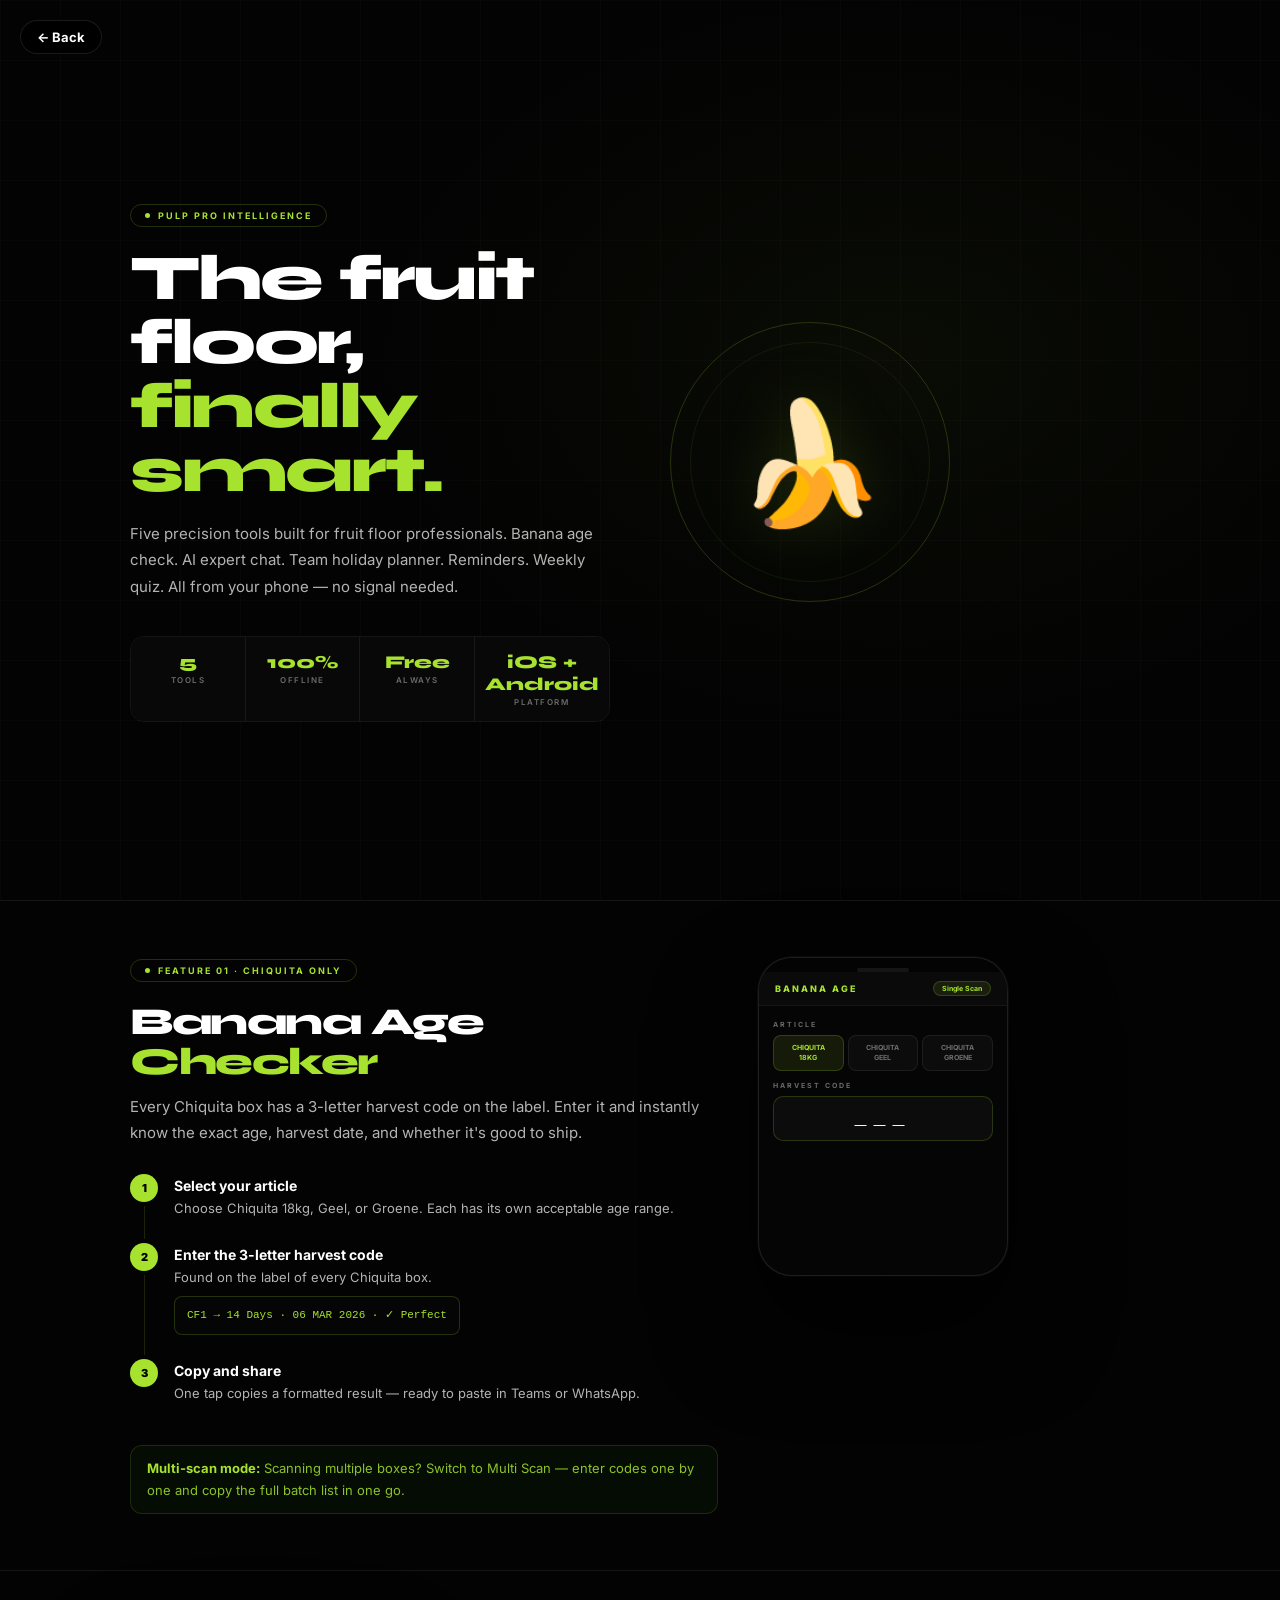
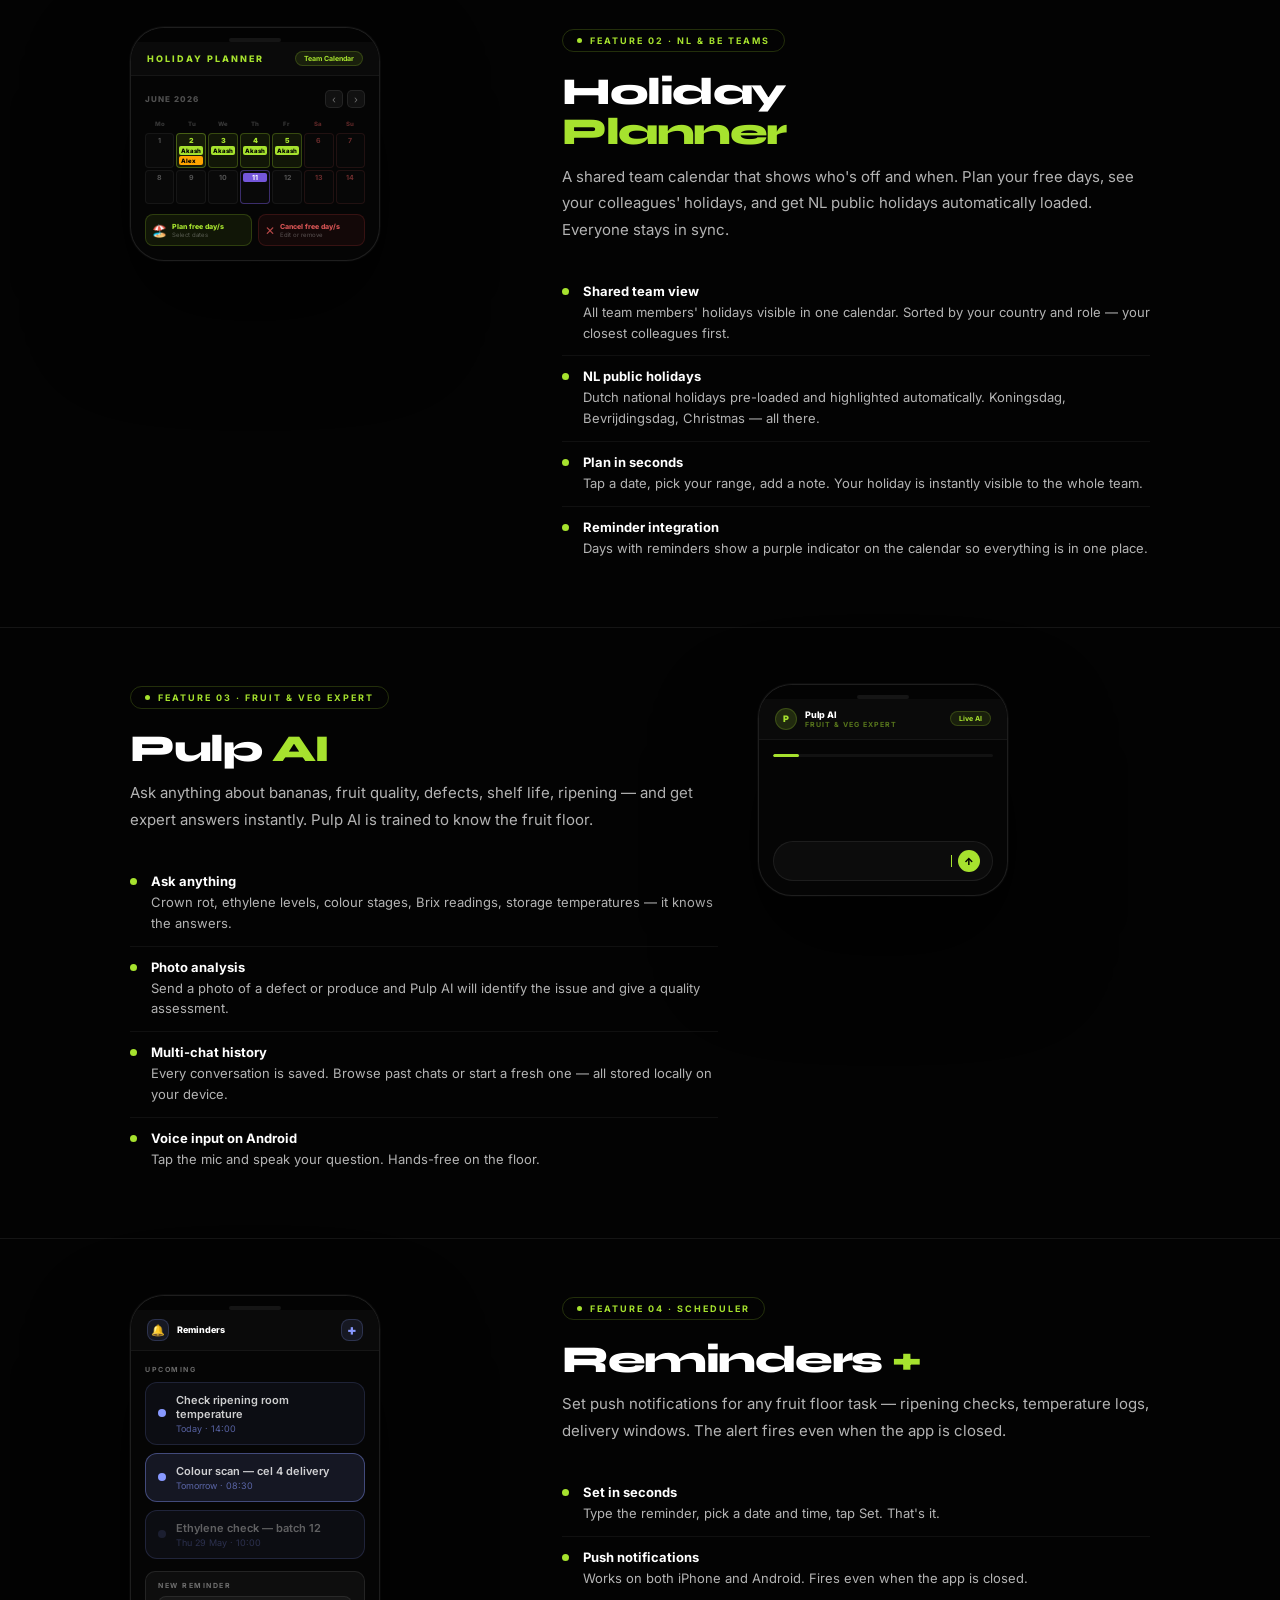
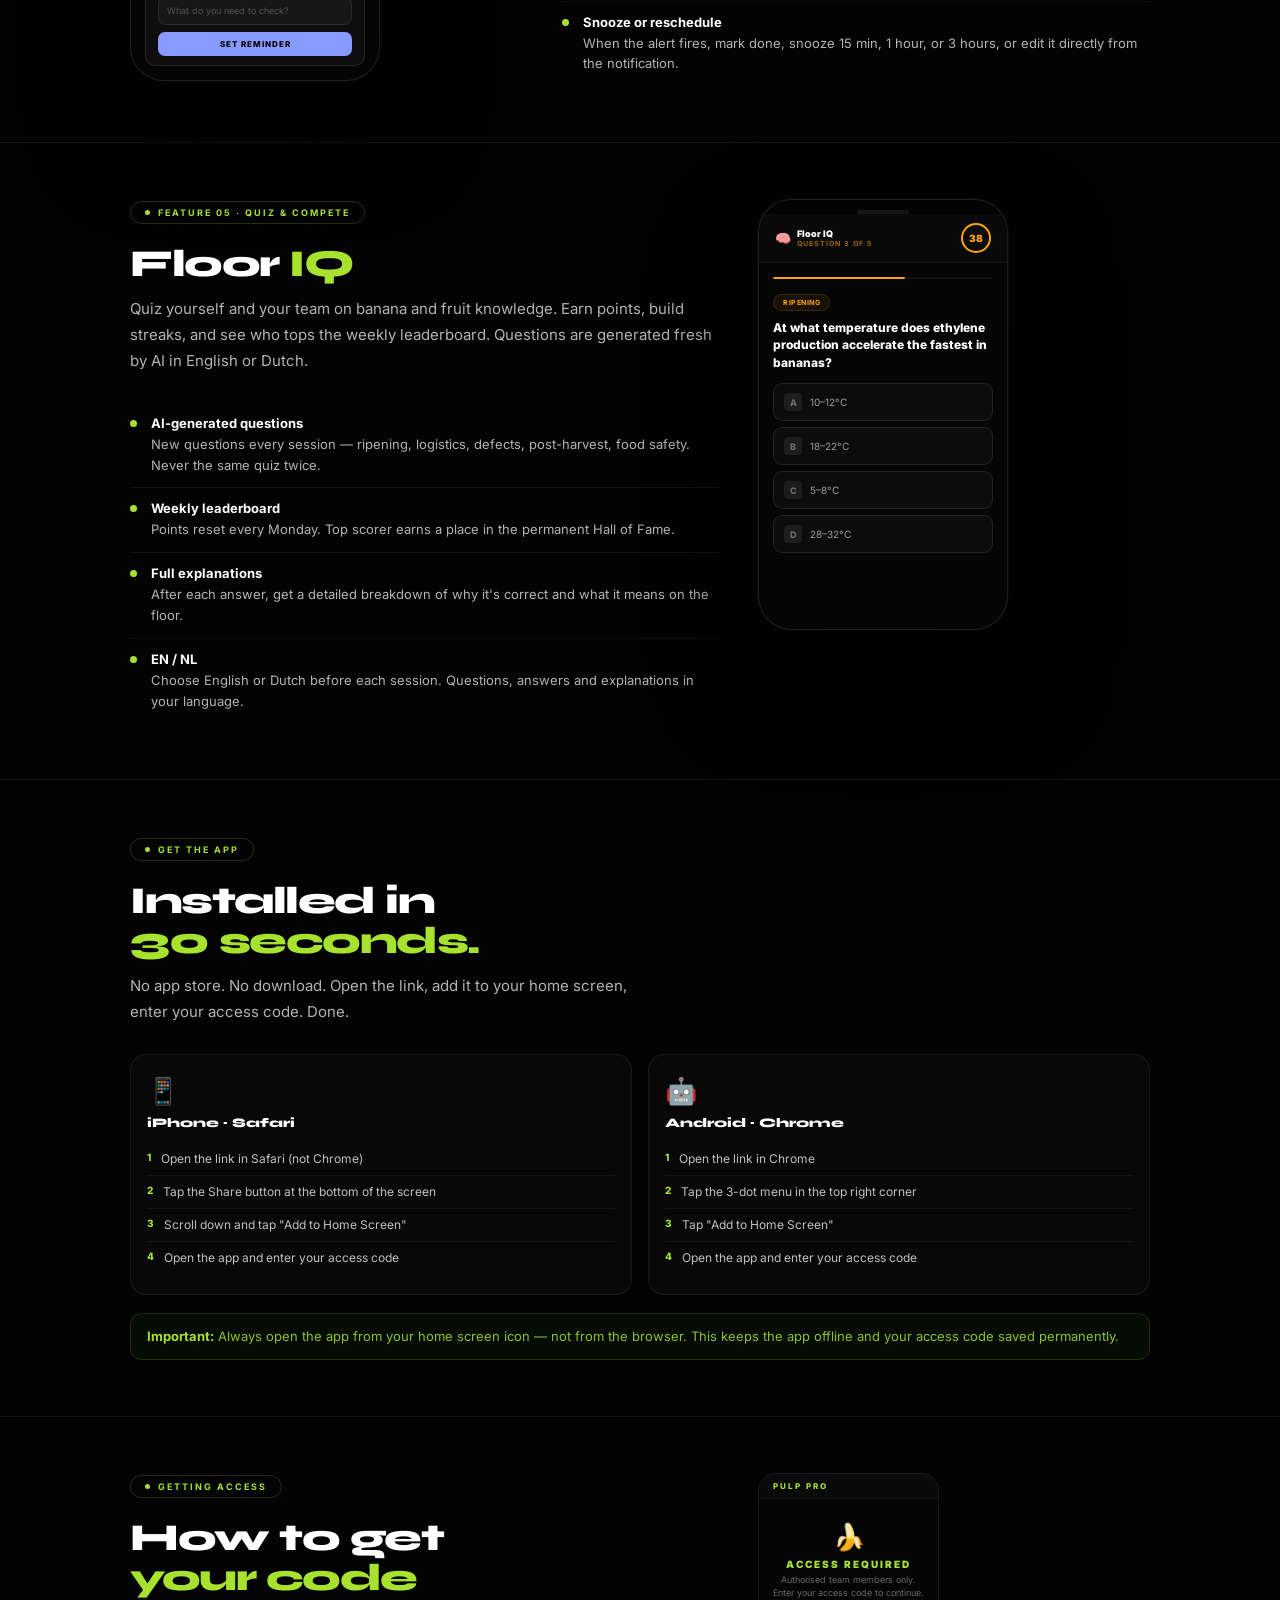
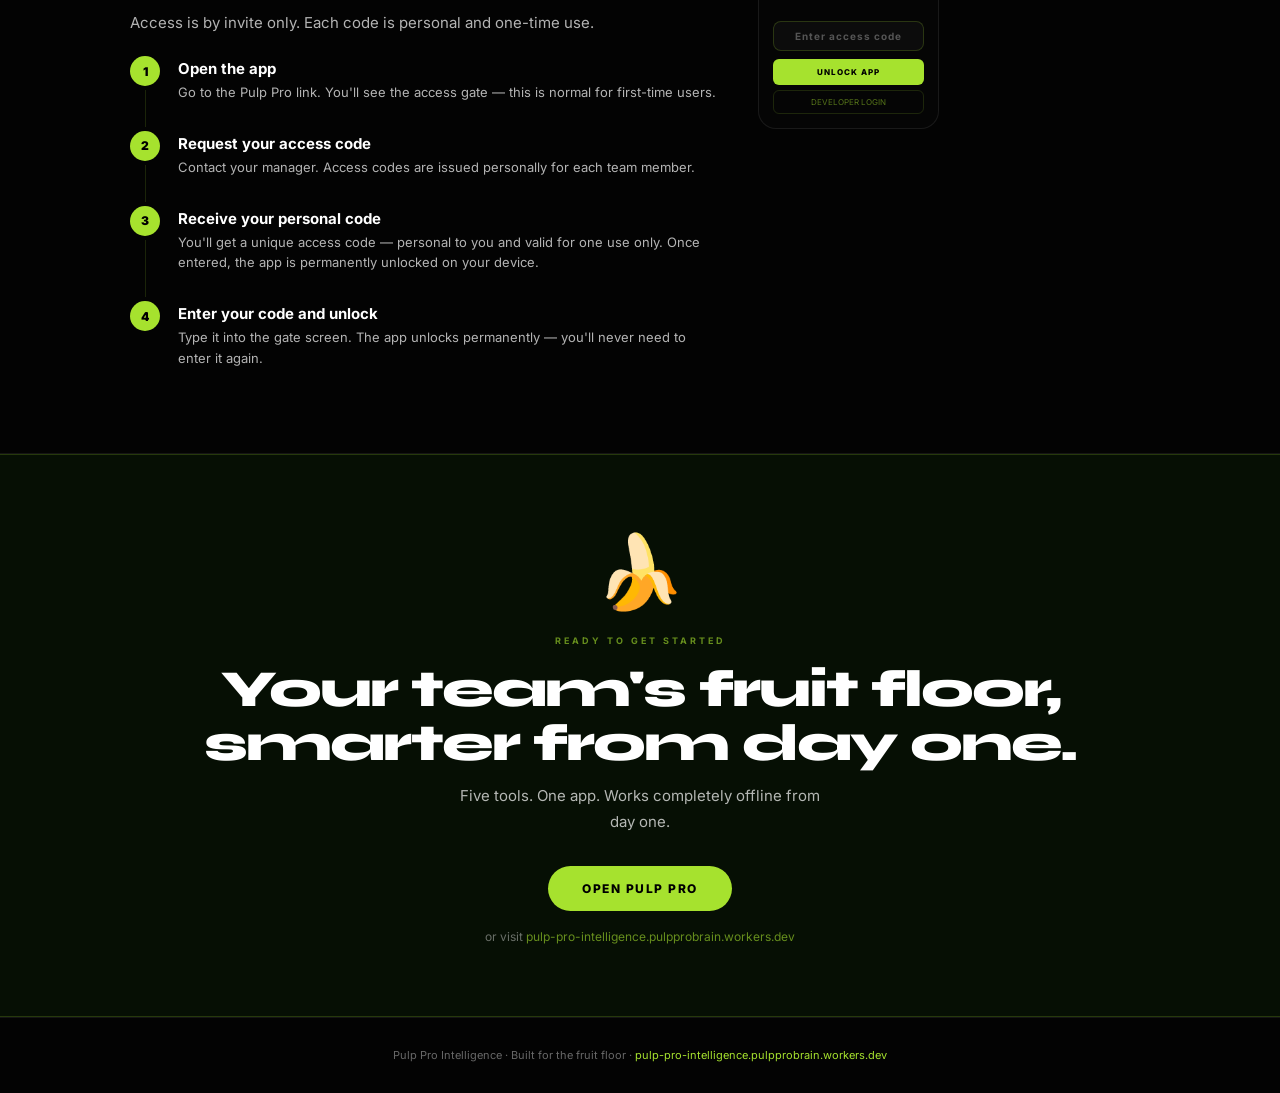
<file: pulp-pro-intro.html>
<!DOCTYPE html>
<html lang="en">
<head>
<meta charset="UTF-8">
<meta name="viewport" content="width=device-width, initial-scale=1.0, maximum-scale=1.0, user-scalable=no">
<title>Pulp Pro Intelligence — Introduction</title>
<style>
@import url('https://fonts.googleapis.com/css2?family=Syne:wght@400;700;800;900&family=Inter:wght@400;500;600;700&display=swap');
:root {
  --lime: #a6e22e; --lime-dim: rgba(166,226,46,0.1); --lime-border: rgba(166,226,46,0.2);
  --red-dim: rgba(255,60,60,0.08); --red-border: rgba(255,60,60,0.15);
  --bg: #030303; --bg2: #080808; --bg3: #0f0f0f;
  --border: rgba(255,255,255,0.07); --text: #ffffff;
  --text-secondary: rgba(255,255,255,0.7); --text-dim: rgba(255,255,255,0.4);
}
* { box-sizing: border-box; margin: 0; padding: 0; }
html { scroll-behavior: smooth; overflow-x: hidden; }
body { font-family: 'Inter', -apple-system, sans-serif; background: var(--bg); color: var(--text); overflow-x: hidden; -webkit-font-smoothing: antialiased; }
.container { max-width: 1100px; margin: 0 auto; padding: 0 40px; }
@media(max-width:768px) { .container { padding: 0 20px; } }
section { padding: 56px 0; }
@media(max-width:768px) { section { padding: 36px 0; } }
.divider { width: 100%; height: 1px; background: var(--border); }
.tag { display: inline-flex; align-items: center; gap: 8px; border: 1px solid var(--lime-border); border-radius: 100px; padding: 5px 14px; font-size: 9px; font-weight: 700; color: var(--lime); letter-spacing: 2px; text-transform: uppercase; margin-bottom: 20px; }
.tag-dot { width: 5px; height: 5px; border-radius: 50%; background: var(--lime); animation: blink 2s infinite; }
@keyframes blink { 0%,100%{opacity:1} 50%{opacity:0.2} }
@keyframes pulpaiTd { 0%,60%,100%{transform:translateY(0);opacity:0.25} 30%{transform:translateY(-4px);opacity:1} }
h1 { font-family: 'Syne', sans-serif; font-size: clamp(32px,5vw,68px); font-weight: 900; letter-spacing: -2.5px; line-height: 1.0; margin-bottom: 18px; }
h1 em { color: var(--lime); font-style: normal; }
h2 { font-family: 'Syne', sans-serif; font-size: clamp(26px,3.5vw,38px); font-weight: 800; letter-spacing: -1.5px; line-height: 1.05; margin-bottom: 12px; }
h2 em { color: var(--lime); font-style: normal; }
h3 { font-family: 'Syne', sans-serif; font-size: 17px; font-weight: 800; letter-spacing: -0.3px; margin-bottom: 6px; }
p { font-size: 15px; color: var(--text-secondary); line-height: 1.75; margin-bottom: 14px; font-weight: 400; }
.back-btn { position: fixed; top: 20px; left: 20px; z-index: 9999; display: flex; align-items: center; gap: 8px; background: rgba(0,0,0,0.7); border: 1px solid rgba(255,255,255,0.1); border-radius: 100px; padding: 8px 16px; text-decoration: none; backdrop-filter: blur(10px); }
.back-btn span { color: #fff; font-size: 13px; font-weight: 700; }
.hero { min-height: 100vh; display: flex; align-items: center; position: relative; overflow: hidden; padding: 80px 0 56px; }
.hero-bg { position: absolute; inset: 0; pointer-events: none; background: radial-gradient(ellipse 60% 60% at 70% 40%, rgba(166,226,46,0.04) 0%, transparent 70%); }
.hero-grid { position: absolute; inset: 0; pointer-events: none; background-image: linear-gradient(rgba(255,255,255,0.015) 1px, transparent 1px), linear-gradient(90deg, rgba(255,255,255,0.015) 1px, transparent 1px); background-size: 60px 60px; }
.hero-inner { display: grid; grid-template-columns: 1fr 1fr; gap: 60px; align-items: center; position: relative; z-index: 1; }
@media(max-width:768px) { .hero-inner { grid-template-columns: 1fr; gap: 32px; } .hero-right { display: none; } }
.hero-banana-wrap { position: relative; width: 280px; height: 280px; display: flex; align-items: center; justify-content: center; }
.hero-banana-ring { position: absolute; inset: 0; border-radius: 50%; border: 1px solid var(--lime-border); animation: ringPulse 3s ease-in-out infinite; }
.hero-banana-ring:nth-child(2) { inset: 20px; border-color: rgba(166,226,46,0.08); animation-delay: 0.5s; }
@keyframes ringPulse { 0%,100%{transform:scale(1);opacity:1} 50%{transform:scale(1.04);opacity:0.5} }
.hero-banana { font-size: 120px; animation: floatBig 4s ease-in-out infinite; position: relative; z-index: 1; filter: drop-shadow(0 0 30px rgba(166,226,46,0.15)); }
@keyframes floatBig { 0%,100%{transform:translateY(0) rotate(-5deg)} 50%{transform:translateY(-20px) rotate(6deg)} }
.stat-row { display: grid; grid-template-columns: repeat(4,1fr); border: 1px solid var(--border); border-radius: 14px; overflow: hidden; margin-top: 36px; }
@media(max-width:600px) { .stat-row { grid-template-columns: repeat(2,1fr); } }
.stat { padding: 14px 10px; background: var(--bg2); border-right: 1px solid var(--border); text-align: center; }
.stat:last-child { border-right: none; }
.stat-num { font-family: 'Syne', sans-serif; font-size: 18px; font-weight: 900; color: var(--lime); margin-bottom: 2px; }
.stat-lbl { font-size: 8px; color: var(--text-dim); font-weight: 600; text-transform: uppercase; letter-spacing: 1.5px; }
.feature-grid { display: grid; grid-template-columns: 1.2fr 0.8fr; gap: 40px; align-items: start; }
@media(max-width:900px) { .feature-grid { grid-template-columns: 1fr; gap: 24px; } }
.feature-grid.flip { direction: rtl; }
.feature-grid.flip > * { direction: ltr; }
@media(max-width:900px) { .feature-grid.flip { direction: ltr; } }
.phone-wrap { display: flex; justify-content: flex-start; align-items: flex-start; }
@media(max-width:900px) { .phone-wrap { justify-content: center; } }
.phone { width: 250px; background: #050505; border: 1px solid rgba(255,255,255,0.1); border-radius: 34px; overflow: hidden; box-shadow: 0 50px 100px rgba(0,0,0,0.8), 0 0 0 1px rgba(255,255,255,0.04); }
.phone-notch { background: #030303; padding: 10px 0 0; display: flex; justify-content: center; }
.phone-notch-pill { width: 52px; height: 4px; background: rgba(255,255,255,0.07); border-radius: 100px; }
.phone-bar { background: #0a0a0a; padding: 9px 16px; display: flex; align-items: center; justify-content: space-between; border-bottom: 1px solid rgba(255,255,255,0.05); }
.phone-bar-title { font-size: 9px; font-weight: 800; color: var(--lime); letter-spacing: 2px; text-transform: uppercase; }
.phone-bar-badge { font-size: 7px; background: var(--lime-dim); border: 1px solid var(--lime-border); color: var(--lime); padding: 2px 8px; border-radius: 20px; font-weight: 700; }
.phone-body { padding: 14px; }
.annotations { margin-top: 28px; }
.ann-item { display: flex; gap: 14px; padding: 12px 0; border-bottom: 1px solid rgba(255,255,255,0.05); }
.ann-item:last-child { border-bottom: none; }
.ann-marker { width: 7px; height: 7px; border-radius: 50%; background: var(--lime); flex-shrink: 0; margin-top: 5px; }
.ann-title { font-size: 13px; font-weight: 700; color: #fff; margin-bottom: 3px; }
.ann-desc { font-size: 13px; color: var(--text-secondary); line-height: 1.6; }
.steps { margin-top: 28px; }
.step-item { display: flex; gap: 16px; }
.step-left { display: flex; flex-direction: column; align-items: center; }
.step-circle { width: 28px; height: 28px; border-radius: 50%; background: var(--lime); color: #000; font-size: 11px; font-weight: 900; display: flex; align-items: center; justify-content: center; flex-shrink: 0; }
.step-line { width: 1px; flex: 1; background: rgba(166,226,46,0.15); min-height: 16px; margin: 4px 0; }
.step-right { padding-bottom: 24px; padding-top: 3px; }
.step-title { font-size: 14px; font-weight: 700; color: #fff; margin-bottom: 4px; }
.step-desc { font-size: 13px; color: var(--text-secondary); line-height: 1.6; }
.step-code { background: #050505; border: 1px solid var(--lime-border); border-radius: 8px; padding: 9px 12px; font-family: monospace; font-size: 11px; color: var(--lime); margin-top: 8px; line-height: 1.7; word-break: break-all; }
.note-pill { background: rgba(6,15,4,0.8); border: 1px solid rgba(166,226,46,0.15); border-radius: 12px; padding: 12px 16px; margin-top: 18px; }
.note-pill p { font-size: 13px; color: rgba(166,226,46,0.85); margin: 0; line-height: 1.65; }
.note-pill strong { color: var(--lime); font-weight: 700; }
.chat-bubble-u { background: rgba(166,226,46,0.1); border: 1px solid rgba(166,226,46,0.18); border-radius: 10px; border-bottom-right-radius: 2px; padding: 7px 10px; font-size: 10px; color: rgba(255,255,255,0.8); margin-bottom: 6px; margin-left: 24px; }
.chat-bubble-a { background: rgba(14,14,14,0.95); border: 1px solid rgba(255,255,255,0.07); border-radius: 10px; border-bottom-left-radius: 2px; padding: 7px 10px; font-size: 10px; color: rgba(255,255,255,0.7); margin-bottom: 6px; line-height: 1.6; }
.chat-bubble-a strong { color: var(--lime); }
.rem-item { background: rgba(136,153,255,0.06); border: 1px solid rgba(136,153,255,0.15); border-radius: 12px; padding: 10px 12px; margin-bottom: 8px; display: flex; align-items: center; gap: 10px; }
.rem-dot { width: 8px; height: 8px; border-radius: 50%; background: #8899ff; flex-shrink: 0; }
.rem-text { font-size: 11px; font-weight: 600; color: rgba(255,255,255,0.8); }
.rem-time { font-size: 9px; color: rgba(136,153,255,0.6); margin-top: 2px; }
.iq-opt { background: rgba(255,255,255,0.03); border: 1px solid rgba(255,255,255,0.09); border-radius: 9px; padding: 9px 10px; font-size: 10px; color: rgba(255,255,255,0.6); margin-bottom: 6px; display: flex; align-items: center; gap: 8px; }
.iq-opt.correct { background: rgba(166,226,46,0.08); border-color: rgba(166,226,46,0.28); color: var(--lime); }
.iq-opt.wrong { background: rgba(255,77,77,0.07); border-color: rgba(255,77,77,0.22); color: rgba(255,80,80,0.8); }
.iq-letter { width: 18px; height: 18px; border-radius: 4px; background: rgba(255,255,255,0.07); display: flex; align-items: center; justify-content: center; font-size: 9px; font-weight: 800; color: rgba(255,255,255,0.35); flex-shrink: 0; }
.iq-opt.correct .iq-letter { background: rgba(166,226,46,0.2); color: var(--lime); }
.iq-opt.wrong .iq-letter { background: rgba(255,77,77,0.15); color: rgba(255,80,80,0.8); }
.install-grid { display: grid; grid-template-columns: 1fr 1fr; gap: 16px; margin-top: 28px; }
@media(max-width:500px) { .install-grid { grid-template-columns: 1fr; } }
.install-card { background: var(--bg2); border: 1px solid var(--border); border-radius: 16px; padding: 20px 16px; }
.install-icon { font-size: 26px; margin-bottom: 9px; display: block; }
.install-os { font-family: 'Syne', sans-serif; font-size: 13px; font-weight: 800; color: #fff; margin-bottom: 12px; }
.install-step { display: flex; gap: 10px; padding: 7px 0; border-bottom: 1px solid rgba(255,255,255,0.05); align-items: flex-start; }
.install-step:last-child { border-bottom: none; }
.install-n { font-size: 10px; font-weight: 800; color: var(--lime); flex-shrink: 0; margin-top: 1px; }
.install-t { font-size: 12px; color: rgba(255,255,255,0.75); line-height: 1.5; }
.access-step { display: flex; gap: 18px; }
.access-left { display: flex; flex-direction: column; align-items: center; }
.access-circle { width: 30px; height: 30px; border-radius: 50%; background: var(--lime); color: #000; font-size: 12px; font-weight: 900; display: flex; align-items: center; justify-content: center; flex-shrink: 0; }
.access-line { width: 1px; flex: 1; background: rgba(166,226,46,0.15); min-height: 16px; margin: 4px 0; }
.access-right { padding-bottom: 28px; padding-top: 3px; }
.access-title { font-size: 15px; font-weight: 700; color: #fff; margin-bottom: 4px; }
.access-desc { font-size: 13px; color: var(--text-secondary); line-height: 1.6; }
.mini-phone { background: #050505; border: 1px solid rgba(255,255,255,0.08); border-radius: 18px; overflow: hidden; max-width: 220px; }
.mini-bar { background: #0a0a0a; padding: 7px 14px; border-bottom: 1px solid rgba(255,255,255,0.05); display: flex; align-items: center; justify-content: space-between; }
.mini-bar-title { font-size: 8px; font-weight: 800; color: var(--lime); letter-spacing: 2px; text-transform: uppercase; }
.mini-body { padding: 14px; }
.mini-gate-logo { text-align: center; padding: 8px 0 12px; }
.mini-gate-emoji { font-size: 26px; display: block; margin-bottom: 6px; }
.mini-gate-title { font-size: 10px; font-weight: 900; color: var(--lime); letter-spacing: 2px; text-transform: uppercase; margin-bottom: 4px; }
.mini-gate-sub { font-size: 9px; color: rgba(255,255,255,0.4); line-height: 1.4; }
.mini-input { background: rgba(255,255,255,0.03); border: 1.5px solid var(--lime-border); border-radius: 8px; padding: 8px; text-align: center; margin: 10px 0 8px; font-size: 10px; font-weight: 700; color: rgba(255,255,255,0.3); letter-spacing: 1px; }
.mini-btn-pri { background: var(--lime); border-radius: 6px; padding: 8px; text-align: center; font-size: 8px; font-weight: 800; color: #000; text-transform: uppercase; letter-spacing: 1px; margin-bottom: 5px; }
.mini-btn-ghost { background: transparent; border: 1px solid rgba(255,255,255,0.09); border-radius: 6px; padding: 6px; text-align: center; font-size: 8px; color: rgba(255,255,255,0.4); text-transform: uppercase; margin-bottom: 4px; }
.mini-btn-dev { background: transparent; border: 1px solid rgba(166,226,46,0.15); border-radius: 6px; padding: 6px; text-align: center; font-size: 8px; color: rgba(166,226,46,0.5); text-transform: uppercase; }
.cta-section { background: #060f04; border-top: 1px solid var(--lime-border); border-bottom: 1px solid var(--lime-border); padding: 72px 0; text-align: center; }
.cta-banana { font-size: 72px; display: block; margin-bottom: 20px; animation: floatBig 4s ease-in-out infinite; }
.cta-eyebrow { font-size: 9px; font-weight: 700; color: rgba(166,226,46,0.6); letter-spacing: 3px; text-transform: uppercase; margin-bottom: 16px; }
.cta-title { font-family: 'Syne', sans-serif; font-size: clamp(28px,4.5vw,52px); font-weight: 900; letter-spacing: -2px; color: #fff; margin-bottom: 12px; line-height: 1.05; }
.cta-sub { font-size: 15px; color: var(--text-secondary); line-height: 1.7; margin-bottom: 32px; max-width: 380px; margin-left: auto; margin-right: auto; }
.cta-btn { display: inline-block; background: var(--lime); border-radius: 100px; padding: 15px 34px; font-size: 12px; font-weight: 800; color: #000; text-transform: uppercase; letter-spacing: 1.5px; text-decoration: none; }
.cta-url-note { font-size: 12px; color: var(--text-dim); margin-top: 18px; }
.cta-url-note a { color: rgba(166,226,46,0.6); text-decoration: none; }
footer { padding: 28px 0; border-top: 1px solid var(--border); text-align: center; }
footer p { font-size: 11px; color: var(--text-dim); margin: 0; }
footer a { color: var(--lime); text-decoration: none; }
.fade-in { opacity: 0; transform: translateY(20px); transition: opacity 0.55s ease, transform 0.55s ease; }
.fade-in.visible { opacity: 1; transform: translateY(0); }
.mock-label { font-size: 7px; font-weight: 700; color: var(--text-dim); text-transform: uppercase; letter-spacing: 2px; margin-bottom: 6px; }
.mock-input { background: rgba(255,255,255,0.03); border: 1.5px solid var(--lime-border); border-radius: 10px; padding: 10px; text-align: center; margin-bottom: 10px; }
.mock-input-code { font-size: 20px; font-weight: 900; color: #fff; letter-spacing: 7px; font-family: monospace; }
.mock-result { background: var(--lime-dim); border: 1px solid var(--lime-border); border-radius: 10px; padding: 10px 12px; display: flex; align-items: center; justify-content: space-between; margin-bottom: 10px; }
.mock-result-days { font-family: 'Syne', sans-serif; font-size: 28px; font-weight: 900; color: var(--lime); }
.mock-result-unit { font-size: 10px; color: rgba(166,226,46,0.6); font-weight: 700; }
.mock-result-status { font-size: 8px; font-weight: 800; color: var(--lime); text-transform: uppercase; letter-spacing: 1px; }
.mock-result-date { font-size: 7px; color: rgba(255,255,255,0.4); margin-top: 2px; }
.mock-btn-pri { background: var(--lime); border-radius: 8px; padding: 9px; font-size: 8px; font-weight: 800; color: #000; text-transform: uppercase; letter-spacing: 1px; text-align: center; margin-bottom: 5px; }
.mock-btn-sec { background: rgba(255,255,255,0.04); border: 1px solid rgba(255,255,255,0.07); border-radius: 8px; padding: 8px; font-size: 8px; font-weight: 700; color: rgba(255,255,255,0.4); text-transform: uppercase; letter-spacing: 1px; text-align: center; }
.mock-article-row { display: grid; grid-template-columns: 1fr 1fr 1fr; gap: 4px; margin-bottom: 10px; }
.mock-article-btn { background: rgba(255,255,255,0.03); border: 1px solid rgba(255,255,255,0.07); border-radius: 8px; padding: 7px 3px; font-size: 7px; font-weight: 700; color: rgba(255,255,255,0.4); text-align: center; text-transform: uppercase; line-height: 1.4; }
.mock-article-btn.active { background: var(--lime-dim); border-color: var(--lime-border); color: var(--lime); }
</style>
</head>
<body>

<a href="index.html" class="back-btn"><span>← Back</span></a>

<!-- HERO -->
<section class="hero">
  <div class="hero-bg"></div>
  <div class="hero-grid"></div>
  <div class="container">
    <div class="hero-inner">
      <div class="fade-in">
        <div class="tag"><div class="tag-dot"></div>Pulp Pro Intelligence</div>
        <h1>The fruit floor,<br><em>finally smart.</em></h1>
        <p>Five precision tools built for fruit floor professionals. Banana age check. AI expert chat. Team holiday planner. Reminders. Weekly quiz. All from your phone — no signal needed.</p>
        <div class="stat-row">
          <div class="stat"><div class="stat-num">5</div><div class="stat-lbl">Tools</div></div>
          <div class="stat"><div class="stat-num">100%</div><div class="stat-lbl">Offline</div></div>
          <div class="stat"><div class="stat-num">Free</div><div class="stat-lbl">Always</div></div>
          <div class="stat"><div class="stat-num">iOS + Android</div><div class="stat-lbl">Platform</div></div>
        </div>
      </div>
      <div class="hero-right fade-in">
        <div class="hero-banana-wrap">
          <div class="hero-banana-ring"></div>
          <div class="hero-banana-ring"></div>
          <div class="hero-banana">🍌</div>
        </div>
      </div>
    </div>
  </div>
</section>

<div class="divider"></div>

<!-- FEATURE 01: BANANA AGE CHECKER -->
<section>
  <div class="container">
    <div class="feature-grid">
      <div class="fade-in">
        <div class="tag"><div class="tag-dot"></div>Feature 01 · Chiquita only</div>
        <h2>Banana Age<br><em>Checker</em></h2>
        <p>Every Chiquita box has a 3-letter harvest code on the label. Enter it and instantly know the exact age, harvest date, and whether it's good to ship.</p>
        <div class="steps">
          <div class="step-item">
            <div class="step-left"><div class="step-circle">1</div><div class="step-line"></div></div>
            <div class="step-right"><div class="step-title">Select your article</div><div class="step-desc">Choose Chiquita 18kg, Geel, or Groene. Each has its own acceptable age range.</div></div>
          </div>
          <div class="step-item">
            <div class="step-left"><div class="step-circle">2</div><div class="step-line"></div></div>
            <div class="step-right"><div class="step-title">Enter the 3-letter harvest code</div><div class="step-desc">Found on the label of every Chiquita box.</div><div class="step-code">CF1 → 14 Days · 06 MAR 2026 · ✓ Perfect</div></div>
          </div>
          <div class="step-item">
            <div class="step-left"><div class="step-circle">3</div></div>
            <div class="step-right"><div class="step-title">Copy and share</div><div class="step-desc">One tap copies a formatted result — ready to paste in Teams or WhatsApp.</div></div>
          </div>
        </div>
        <div class="note-pill"><p><strong>Multi-scan mode:</strong> Scanning multiple boxes? Switch to Multi Scan — enter codes one by one and copy the full batch list in one go.</p></div>
      </div>
      <div class="phone-wrap fade-in">
        <div class="phone">
          <div class="phone-notch"><div class="phone-notch-pill"></div></div>
          <div class="phone-bar"><div class="phone-bar-title">Banana Age</div><div class="phone-bar-badge">Single Scan</div></div>
          <div class="phone-body">
            <div class="mock-label">Article</div>
            <div class="mock-article-row">
              <div class="mock-article-btn active">Chiquita<br>18kg</div>
              <div class="mock-article-btn">Chiquita<br>Geel</div>
              <div class="mock-article-btn">Chiquita<br>Groene</div>
            </div>
            <div class="mock-label">Harvest Code</div>
            <div class="mock-input"><div class="mock-input-code" id="ss-code">___</div></div>
            <div class="mock-result" id="ss-result" style="opacity:0;transform:translateY(6px);transition:all 0.5s ease;">
              <div><div style="font-size:7px;color:rgba(166,226,46,0.5);font-weight:700;text-transform:uppercase;letter-spacing:1.5px;margin-bottom:2px;">Age</div><div style="display:flex;align-items:baseline;gap:4px;"><div class="mock-result-days" id="ss-days">14</div><div class="mock-result-unit">days</div></div></div>
              <div style="text-align:right;"><div class="mock-result-status">✓ Perfect</div><div class="mock-result-date">06 MAR 2026</div></div>
            </div>
            <div class="mock-btn-pri" id="ss-btn" style="opacity:0;transition:opacity 0.4s;">Copy Result</div>
          </div>
        </div>
      </div>
    </div>
  </div>
</section>

<div class="divider"></div>

<!-- FEATURE 02: HOLIDAY PLANNER -->
<section>
  <div class="container">
    <div class="feature-grid flip">
      <div class="fade-in">
        <div class="tag"><div class="tag-dot"></div>Feature 02 · NL &amp; BE Teams</div>
        <h2>Holiday<br><em>Planner</em></h2>
        <p>A shared team calendar that shows who's off and when. Plan your free days, see your colleagues' holidays, and get NL public holidays automatically loaded. Everyone stays in sync.</p>
        <div class="annotations">
          <div class="ann-item"><div class="ann-marker"></div><div><div class="ann-title">Shared team view</div><div class="ann-desc">All team members' holidays visible in one calendar. Sorted by your country and role — your closest colleagues first.</div></div></div>
          <div class="ann-item"><div class="ann-marker"></div><div><div class="ann-title">NL public holidays</div><div class="ann-desc">Dutch national holidays pre-loaded and highlighted automatically. Koningsdag, Bevrijdingsdag, Christmas — all there.</div></div></div>
          <div class="ann-item"><div class="ann-marker"></div><div><div class="ann-title">Plan in seconds</div><div class="ann-desc">Tap a date, pick your range, add a note. Your holiday is instantly visible to the whole team.</div></div></div>
          <div class="ann-item"><div class="ann-marker"></div><div><div class="ann-title">Reminder integration</div><div class="ann-desc">Days with reminders show a purple indicator on the calendar so everything is in one place.</div></div></div>
        </div>
      </div>
      <div class="phone-wrap fade-in">
        <div class="phone">
          <div class="phone-notch"><div class="phone-notch-pill"></div></div>
          <div class="phone-bar"><div class="phone-bar-title">Holiday Planner</div><div class="phone-bar-badge">Team Calendar</div></div>
          <div class="phone-body">
            <div style="display:flex;align-items:center;justify-content:space-between;margin-bottom:10px;">
              <div style="font-size:8px;font-weight:800;color:rgba(255,255,255,0.3);text-transform:uppercase;letter-spacing:1px;">June 2026</div>
              <div style="display:flex;gap:4px;">
                <div style="width:18px;height:18px;border-radius:5px;background:rgba(255,255,255,0.05);border:1px solid rgba(255,255,255,0.08);display:flex;align-items:center;justify-content:center;font-size:10px;color:rgba(255,255,255,0.4);">‹</div>
                <div style="width:18px;height:18px;border-radius:5px;background:rgba(255,255,255,0.05);border:1px solid rgba(255,255,255,0.08);display:flex;align-items:center;justify-content:center;font-size:10px;color:rgba(255,255,255,0.4);">›</div>
              </div>
            </div>
            <div style="display:grid;grid-template-columns:repeat(7,1fr);gap:2px;margin-bottom:4px;">
              <div style="text-align:center;font-size:6px;font-weight:800;color:rgba(255,255,255,0.2);padding:2px 0;">Mo</div>
              <div style="text-align:center;font-size:6px;font-weight:800;color:rgba(255,255,255,0.2);padding:2px 0;">Tu</div>
              <div style="text-align:center;font-size:6px;font-weight:800;color:rgba(255,255,255,0.2);padding:2px 0;">We</div>
              <div style="text-align:center;font-size:6px;font-weight:800;color:rgba(255,255,255,0.2);padding:2px 0;">Th</div>
              <div style="text-align:center;font-size:6px;font-weight:800;color:rgba(255,255,255,0.2);padding:2px 0;">Fr</div>
              <div style="text-align:center;font-size:6px;font-weight:800;color:rgba(255,100,100,0.35);padding:2px 0;">Sa</div>
              <div style="text-align:center;font-size:6px;font-weight:800;color:rgba(255,100,100,0.35);padding:2px 0;">Su</div>
            </div>
            <div style="display:grid;grid-template-columns:repeat(7,1fr);gap:2px;margin-bottom:10px;">
              <div style="border-radius:4px;background:rgba(255,255,255,0.02);border:1px solid rgba(255,255,255,0.05);padding:2px;min-height:34px;"><div style="font-size:7px;font-weight:700;color:rgba(255,255,255,0.3);text-align:center;">1</div></div>
              <div style="border-radius:4px;background:rgba(166,226,46,0.1);border:1.5px solid rgba(166,226,46,0.35);padding:2px;min-height:34px;"><div style="font-size:7px;font-weight:900;color:#a6e22e;text-align:center;">2</div><div style="border-radius:2px;background:#a6e22e;margin-top:1px;padding:1px 2px;"><div style="font-size:6px;font-weight:800;color:#000;overflow:hidden;white-space:nowrap;">Akash</div></div><div style="border-radius:2px;background:#ffa500;margin-top:1px;padding:1px 2px;"><div style="font-size:6px;font-weight:800;color:#000;overflow:hidden;white-space:nowrap;">Alex</div></div></div>
              <div style="border-radius:4px;background:rgba(166,226,46,0.08);border:1px solid rgba(166,226,46,0.25);padding:2px;min-height:34px;"><div style="font-size:7px;font-weight:900;color:#a6e22e;text-align:center;">3</div><div style="border-radius:2px;background:#a6e22e;margin-top:1px;padding:1px 2px;"><div style="font-size:6px;font-weight:800;color:#000;">Akash</div></div></div>
              <div style="border-radius:4px;background:rgba(166,226,46,0.08);border:1px solid rgba(166,226,46,0.25);padding:2px;min-height:34px;"><div style="font-size:7px;font-weight:900;color:#a6e22e;text-align:center;">4</div><div style="border-radius:2px;background:#a6e22e;margin-top:1px;padding:1px 2px;"><div style="font-size:6px;font-weight:800;color:#000;">Akash</div></div></div>
              <div style="border-radius:4px;background:rgba(166,226,46,0.08);border:1px solid rgba(166,226,46,0.25);padding:2px;min-height:34px;"><div style="font-size:7px;font-weight:900;color:#a6e22e;text-align:center;">5</div><div style="border-radius:2px;background:#a6e22e;margin-top:1px;padding:1px 2px;"><div style="font-size:6px;font-weight:800;color:#000;">Akash</div></div></div>
              <div style="border-radius:4px;background:rgba(255,255,255,0.01);border:1px solid rgba(255,100,100,0.1);padding:2px;min-height:34px;"><div style="font-size:7px;font-weight:700;color:rgba(255,100,100,0.4);text-align:center;">6</div></div>
              <div style="border-radius:4px;background:rgba(255,255,255,0.01);border:1px solid rgba(255,100,100,0.1);padding:2px;min-height:34px;"><div style="font-size:7px;font-weight:700;color:rgba(255,100,100,0.4);text-align:center;">7</div></div>
              <div style="border-radius:4px;background:rgba(255,255,255,0.02);border:1px solid rgba(255,255,255,0.05);padding:2px;min-height:34px;"><div style="font-size:7px;font-weight:700;color:rgba(255,255,255,0.3);text-align:center;">8</div></div>
              <div style="border-radius:4px;background:rgba(255,255,255,0.02);border:1px solid rgba(255,255,255,0.05);padding:2px;min-height:34px;"><div style="font-size:7px;font-weight:700;color:rgba(255,255,255,0.3);text-align:center;">9</div></div>
              <div style="border-radius:4px;background:rgba(255,255,255,0.02);border:1px solid rgba(255,255,255,0.05);padding:2px;min-height:34px;"><div style="font-size:7px;font-weight:700;color:rgba(255,255,255,0.3);text-align:center;">10</div></div>
              <div style="border-radius:4px;background:rgba(255,255,255,0.02);border:1px solid rgba(136,100,255,0.4);padding:2px;min-height:34px;"><div style="font-size:7px;font-weight:700;background:rgba(136,100,255,0.85);color:#fff;border-radius:2px;padding:0 2px;text-align:center;">11</div></div>
              <div style="border-radius:4px;background:rgba(255,255,255,0.02);border:1px solid rgba(255,255,255,0.05);padding:2px;min-height:34px;"><div style="font-size:7px;font-weight:700;color:rgba(255,255,255,0.3);text-align:center;">12</div></div>
              <div style="border-radius:4px;background:rgba(255,255,255,0.01);border:1px solid rgba(255,100,100,0.1);padding:2px;min-height:34px;"><div style="font-size:7px;font-weight:700;color:rgba(255,100,100,0.4);text-align:center;">13</div></div>
              <div style="border-radius:4px;background:rgba(255,255,255,0.01);border:1px solid rgba(255,100,100,0.1);padding:2px;min-height:34px;"><div style="font-size:7px;font-weight:700;color:rgba(255,100,100,0.4);text-align:center;">14</div></div>
            </div>
            <div style="display:grid;grid-template-columns:1fr 1fr;gap:6px;">
              <div style="background:rgba(166,226,46,0.08);border:1px solid rgba(166,226,46,0.2);border-radius:8px;padding:7px 6px;display:flex;align-items:center;gap:5px;">
                <div style="font-size:12px;">🏖️</div>
                <div><div style="font-size:7px;font-weight:800;color:#a6e22e;">Plan free day/s</div><div style="font-size:6px;color:rgba(255,255,255,0.3);">Select dates</div></div>
              </div>
              <div style="background:rgba(255,77,77,0.06);border:1px solid rgba(255,77,77,0.15);border-radius:8px;padding:7px 6px;display:flex;align-items:center;gap:5px;">
                <div style="font-size:12px;color:rgba(255,100,100,0.7);">✕</div>
                <div><div style="font-size:7px;font-weight:800;color:rgba(255,100,100,0.8);">Cancel free day/s</div><div style="font-size:6px;color:rgba(255,255,255,0.3);">Edit or remove</div></div>
              </div>
            </div>
          </div>
        </div>
      </div>
    </div>
  </div>
</section>

<div class="divider"></div>

<!-- FEATURE 03: PULP AI -->
<section>
  <div class="container">
    <div class="feature-grid">
      <div class="fade-in">
        <div class="tag"><div class="tag-dot"></div>Feature 03 · Fruit &amp; Veg Expert</div>
        <h2>Pulp <em>AI</em></h2>
        <p>Ask anything about bananas, fruit quality, defects, shelf life, ripening — and get expert answers instantly. Pulp AI is trained to know the fruit floor.</p>
        <div class="annotations">
          <div class="ann-item"><div class="ann-marker"></div><div><div class="ann-title">Ask anything</div><div class="ann-desc">Crown rot, ethylene levels, colour stages, Brix readings, storage temperatures — it knows the answers.</div></div></div>
          <div class="ann-item"><div class="ann-marker"></div><div><div class="ann-title">Photo analysis</div><div class="ann-desc">Send a photo of a defect or produce and Pulp AI will identify the issue and give a quality assessment.</div></div></div>
          <div class="ann-item"><div class="ann-marker"></div><div><div class="ann-title">Multi-chat history</div><div class="ann-desc">Every conversation is saved. Browse past chats or start a fresh one — all stored locally on your device.</div></div></div>
          <div class="ann-item"><div class="ann-marker"></div><div><div class="ann-title">Voice input on Android</div><div class="ann-desc">Tap the mic and speak your question. Hands-free on the floor.</div></div></div>
        </div>
      </div>
      <div class="phone-wrap fade-in">
        <div class="phone">
          <div class="phone-notch"><div class="phone-notch-pill"></div></div>
          <div class="phone-bar">
            <div style="display:flex;align-items:center;gap:8px;">
              <div style="width:22px;height:22px;border-radius:50%;background:rgba(166,226,46,0.15);border:1px solid rgba(166,226,46,0.2);display:flex;align-items:center;justify-content:center;font-size:9px;font-weight:900;color:var(--lime);">P</div>
              <div><div style="font-size:9px;font-weight:800;color:#fff;letter-spacing:-0.2px;">Pulp AI</div><div style="font-size:7px;color:rgba(166,226,46,0.5);font-weight:700;text-transform:uppercase;letter-spacing:1px;">Fruit &amp; Veg Expert</div></div>
            </div>
            <div style="font-size:7px;background:var(--lime-dim);border:1px solid var(--lime-border);color:var(--lime);padding:2px 8px;border-radius:20px;font-weight:700;">Live AI</div>
          </div>
          <div class="phone-body">
            <div style="height:3px;background:rgba(255,255,255,0.05);border-radius:100px;overflow:hidden;margin-bottom:12px;"><div style="height:100%;width:12%;background:var(--lime);border-radius:100px;"></div></div>
            <div id="ai-bub-u" class="chat-bubble-u" style="opacity:0;transform:translateY(8px);min-height:28px;"></div>
            <div id="ai-typing-dots" style="display:none;align-items:center;gap:4px;padding:7px 10px;background:rgba(14,14,14,0.95);border:1px solid rgba(255,255,255,0.07);border-radius:10px;border-bottom-left-radius:2px;margin-bottom:6px;width:fit-content;">
              <div style="width:4px;height:4px;border-radius:50%;background:rgba(166,226,46,0.6);animation:pulpaiTd 1.3s infinite;"></div>
              <div style="width:4px;height:4px;border-radius:50%;background:rgba(166,226,46,0.6);animation:pulpaiTd 1.3s infinite;animation-delay:0.2s;"></div>
              <div style="width:4px;height:4px;border-radius:50%;background:rgba(166,226,46,0.6);animation:pulpaiTd 1.3s infinite;animation-delay:0.4s;"></div>
            </div>
            <div id="ai-bub-a" class="chat-bubble-a" style="opacity:0;transform:translateY(8px);min-height:28px;"></div>
            <div style="margin-top:10px;background:rgba(255,255,255,0.03);border:1px solid rgba(255,255,255,0.07);border-radius:20px;padding:8px 12px;display:flex;align-items:center;gap:6px;">
              <div id="ai-input-text" style="flex:1;font-size:10px;color:rgba(255,255,255,0.5);min-height:14px;"></div>
              <div id="ai-cursor" style="width:1px;height:12px;background:var(--lime);animation:blink 1s infinite;flex-shrink:0;"></div>
              <div style="width:22px;height:22px;border-radius:50%;background:var(--lime);display:flex;align-items:center;justify-content:center;font-size:10px;font-weight:900;color:#000;">↑</div>
            </div>
          </div>
        </div>
      </div>
    </div>
  </div>
</section>

<div class="divider"></div>

<!-- FEATURE 04: REMINDERS -->
<section>
  <div class="container">
    <div class="feature-grid flip">
      <div class="fade-in">
        <div class="tag"><div class="tag-dot"></div>Feature 04 · Scheduler</div>
        <h2>Reminders <em>+</em></h2>
        <p>Set push notifications for any fruit floor task — ripening checks, temperature logs, delivery windows. The alert fires even when the app is closed.</p>
        <div class="annotations">
          <div class="ann-item"><div class="ann-marker"></div><div><div class="ann-title">Set in seconds</div><div class="ann-desc">Type the reminder, pick a date and time, tap Set. That's it.</div></div></div>
          <div class="ann-item"><div class="ann-marker"></div><div><div class="ann-title">Push notifications</div><div class="ann-desc">Works on both iPhone and Android. Fires even when the app is closed.</div></div></div>
          <div class="ann-item"><div class="ann-marker"></div><div><div class="ann-title">Snooze or reschedule</div><div class="ann-desc">When the alert fires, mark done, snooze 15 min, 1 hour, or 3 hours, or edit it directly from the notification.</div></div></div>
        </div>
      </div>
      <div class="phone-wrap fade-in">
        <div class="phone">
          <div class="phone-notch"><div class="phone-notch-pill"></div></div>
          <div class="phone-bar">
            <div style="display:flex;align-items:center;gap:8px;">
              <div style="width:22px;height:22px;border-radius:8px;background:rgba(136,153,255,0.1);border:1px solid rgba(136,153,255,0.2);display:flex;align-items:center;justify-content:center;font-size:11px;">🔔</div>
              <div style="font-size:9px;font-weight:800;color:#fff;">Reminders</div>
            </div>
            <div style="width:22px;height:22px;border-radius:8px;background:rgba(136,153,255,0.1);border:1px solid rgba(136,153,255,0.2);display:flex;align-items:center;justify-content:center;font-size:14px;font-weight:900;color:#8899ff;">+</div>
          </div>
          <div class="phone-body">
            <div style="font-size:7px;font-weight:700;color:var(--text-dim);text-transform:uppercase;letter-spacing:1.5px;margin-bottom:8px;">Upcoming</div>
            <div class="rem-item"><div class="rem-dot"></div><div><div class="rem-text">Check ripening room temperature</div><div class="rem-time">Today · 14:00</div></div></div>
            <div class="rem-item"><div class="rem-dot"></div><div><div class="rem-text">Colour scan — cel 4 delivery</div><div class="rem-time">Tomorrow · 08:30</div></div></div>
            <div class="rem-item" style="opacity:0.45;"><div class="rem-dot" style="background:rgba(136,153,255,0.3);"></div><div><div class="rem-text">Ethylene check — batch 12</div><div class="rem-time">Thu 29 May · 10:00</div></div></div>
            <div style="margin-top:12px;background:rgba(255,255,255,0.04);border:1px solid rgba(255,255,255,0.09);border-radius:10px;padding:9px 12px;">
              <div style="font-size:7px;font-weight:700;color:var(--text-dim);text-transform:uppercase;letter-spacing:1.5px;margin-bottom:6px;">New reminder</div>
              <div style="background:rgba(255,255,255,0.04);border:1px solid rgba(255,255,255,0.08);border-radius:8px;padding:8px;font-size:9px;color:rgba(255,255,255,0.25);margin-bottom:7px;">What do you need to check?</div>
              <div style="background:#8899ff;border-radius:7px;padding:7px;text-align:center;font-size:8px;font-weight:800;color:#000;text-transform:uppercase;letter-spacing:1px;">Set Reminder</div>
            </div>
          </div>
        </div>
      </div>
    </div>
  </div>
</section>

<div class="divider"></div>

<!-- FEATURE 05: FLOOR IQ -->
<section>
  <div class="container">
    <div class="feature-grid">
      <div class="fade-in">
        <div class="tag"><div class="tag-dot"></div>Feature 05 · Quiz &amp; Compete</div>
        <h2>Floor <em>IQ</em></h2>
        <p>Quiz yourself and your team on banana and fruit knowledge. Earn points, build streaks, and see who tops the weekly leaderboard. Questions are generated fresh by AI in English or Dutch.</p>
        <div class="annotations">
          <div class="ann-item"><div class="ann-marker"></div><div><div class="ann-title">AI-generated questions</div><div class="ann-desc">New questions every session — ripening, logistics, defects, post-harvest, food safety. Never the same quiz twice.</div></div></div>
          <div class="ann-item"><div class="ann-marker"></div><div><div class="ann-title">Weekly leaderboard</div><div class="ann-desc">Points reset every Monday. Top scorer earns a place in the permanent Hall of Fame.</div></div></div>
          <div class="ann-item"><div class="ann-marker"></div><div><div class="ann-title">Full explanations</div><div class="ann-desc">After each answer, get a detailed breakdown of why it's correct and what it means on the floor.</div></div></div>
          <div class="ann-item"><div class="ann-marker"></div><div><div class="ann-title">EN / NL</div><div class="ann-desc">Choose English or Dutch before each session. Questions, answers and explanations in your language.</div></div></div>
        </div>
      </div>
      <div class="phone-wrap fade-in">
        <div class="phone">
          <div class="phone-notch"><div class="phone-notch-pill"></div></div>
          <div class="phone-bar">
            <div style="display:flex;align-items:center;gap:6px;">
              <span style="font-size:13px;">🧠</span>
              <div><div style="font-size:9px;font-weight:900;color:#fff;">Floor IQ</div><div style="font-size:7px;color:rgba(255,165,0,0.6);font-weight:700;text-transform:uppercase;letter-spacing:1px;">Question 3 of 5</div></div>
            </div>
            <div style="display:flex;align-items:center;justify-content:center;width:30px;height:30px;border-radius:50%;border:2px solid #ffa500;font-size:10px;font-weight:900;color:#ffa500;">38</div>
          </div>
          <div class="phone-body">
            <div style="height:2px;background:rgba(255,255,255,0.05);border-radius:100px;overflow:hidden;margin-bottom:10px;"><div style="height:100%;width:60%;background:#ffa500;border-radius:100px;"></div></div>
            <div style="display:inline-flex;align-items:center;gap:4px;background:rgba(255,165,0,0.08);border:1px solid rgba(255,165,0,0.15);border-radius:100px;padding:3px 9px;font-size:7px;font-weight:700;color:#ffa500;text-transform:uppercase;letter-spacing:0.5px;margin-bottom:8px;">Ripening</div>
            <div style="font-size:12px;font-weight:800;color:#fff;line-height:1.45;margin-bottom:12px;">At what temperature does ethylene production accelerate the fastest in bananas?</div>
            <div id="iq-opt-a" class="iq-opt"><div class="iq-letter">A</div>10–12°C</div>
            <div id="iq-opt-b" class="iq-opt"><div class="iq-letter">B</div>18–22°C</div>
            <div id="iq-opt-c" class="iq-opt"><div class="iq-letter">C</div>5–8°C</div>
            <div id="iq-opt-d" class="iq-opt"><div class="iq-letter">D</div>28–32°C</div>
            <div id="iq-explanation" style="margin-top:8px;opacity:0;max-height:0;overflow:hidden;background:rgba(166,226,46,0.05);border:1px solid rgba(166,226,46,0.15);border-left:3px solid var(--lime);border-radius:0 8px 8px 0;padding:9px;">
              <div style="font-size:8px;font-weight:800;color:var(--lime);text-transform:uppercase;letter-spacing:1px;margin-bottom:4px;">Why this is correct</div>
              <div style="font-size:10px;color:rgba(255,255,255,0.6);line-height:1.6;">Ethylene peaks at 18–22°C. Below 13°C production slows — used in cold storage to extend shelf life.</div>
            </div>
            <div id="iq-next-btn" style="margin-top:8px;background:#ffa500;border-radius:8px;padding:8px;text-align:center;font-size:8px;font-weight:800;color:#000;text-transform:uppercase;letter-spacing:1px;opacity:0;">Next question →</div>
          </div>
        </div>
      </div>
    </div>
  </div>
</section>

<div class="divider"></div>

<!-- INSTALL -->
<section>
  <div class="container">
    <div class="fade-in" style="max-width:520px;margin-bottom:24px;">
      <div class="tag"><div class="tag-dot"></div>Get the app</div>
      <h2>Installed in<br><em>30 seconds.</em></h2>
      <p>No app store. No download. Open the link, add it to your home screen, enter your access code. Done.</p>
    </div>
    <div class="install-grid fade-in">
      <div class="install-card">
        <span class="install-icon">📱</span>
        <div class="install-os">iPhone · Safari</div>
        <div class="install-step"><span class="install-n">1</span><span class="install-t">Open the link in Safari (not Chrome)</span></div>
        <div class="install-step"><span class="install-n">2</span><span class="install-t">Tap the Share button at the bottom of the screen</span></div>
        <div class="install-step"><span class="install-n">3</span><span class="install-t">Scroll down and tap "Add to Home Screen"</span></div>
        <div class="install-step"><span class="install-n">4</span><span class="install-t">Open the app and enter your access code</span></div>
      </div>
      <div class="install-card">
        <span class="install-icon">🤖</span>
        <div class="install-os">Android · Chrome</div>
        <div class="install-step"><span class="install-n">1</span><span class="install-t">Open the link in Chrome</span></div>
        <div class="install-step"><span class="install-n">2</span><span class="install-t">Tap the 3-dot menu in the top right corner</span></div>
        <div class="install-step"><span class="install-n">3</span><span class="install-t">Tap "Add to Home Screen"</span></div>
        <div class="install-step"><span class="install-n">4</span><span class="install-t">Open the app and enter your access code</span></div>
      </div>
    </div>
    <div class="note-pill fade-in"><p><strong>Important:</strong> Always open the app from your home screen icon — not from the browser. This keeps the app offline and your access code saved permanently.</p></div>
  </div>
</section>

<div class="divider"></div>

<!-- ACCESS -->
<section>
  <div class="container">
    <div class="feature-grid">
      <div class="fade-in">
        <div class="tag"><div class="tag-dot"></div>Getting access</div>
        <h2>How to get<br><em>your code</em></h2>
        <p>Access is by invite only. Each code is personal and one-time use.</p>
        <div style="margin-top:20px;">
          <div class="access-step">
            <div class="access-left"><div class="access-circle">1</div><div class="access-line"></div></div>
            <div class="access-right"><div class="access-title">Open the app</div><div class="access-desc">Go to the Pulp Pro link. You'll see the access gate — this is normal for first-time users.</div></div>
          </div>
          <div class="access-step">
            <div class="access-left"><div class="access-circle">2</div><div class="access-line"></div></div>
            <div class="access-right"><div class="access-title">Request your access code</div><div class="access-desc">Contact your manager. Access codes are issued personally for each team member.</div></div>
          </div>
          <div class="access-step">
            <div class="access-left"><div class="access-circle">3</div><div class="access-line"></div></div>
            <div class="access-right"><div class="access-title">Receive your personal code</div><div class="access-desc">You'll get a unique access code — personal to you and valid for one use only. Once entered, the app is permanently unlocked on your device.</div></div>
          </div>
          <div class="access-step">
            <div class="access-left"><div class="access-circle">4</div></div>
            <div class="access-right"><div class="access-title">Enter your code and unlock</div><div class="access-desc">Type it into the gate screen. The app unlocks permanently — you'll never need to enter it again.</div></div>
          </div>
        </div>
      </div>
      <div class="phone-wrap fade-in">
        <div class="mini-phone" style="max-width:100%;">
          <div class="mini-bar"><div class="mini-bar-title">Pulp Pro</div></div>
          <div class="mini-body">
            <div class="mini-gate-logo">
              <span class="mini-gate-emoji">🍌</span>
              <div class="mini-gate-title">Access Required</div>
              <div class="mini-gate-sub">Authorised team members only.<br>Enter your access code to continue.</div>
            </div>
            <div class="mini-input">Enter access code</div>
            <div class="mini-btn-pri">Unlock App</div>
            <div class="mini-btn-dev">Developer Login</div>
          </div>
        </div>
      </div>
    </div>
  </div>
</section>

<div class="divider"></div>

<!-- CTA -->
<div class="cta-section">
  <span class="cta-banana">🍌</span>
  <div class="cta-eyebrow">Ready to get started</div>
  <div class="cta-title">Your team's fruit floor,<br>smarter from day one.</div>
  <div class="cta-sub">Five tools. One app. Works completely offline from day one.</div>
  <a class="cta-btn" href="https://pulp-pro-intelligence.pulpprobrain.workers.dev">Open Pulp Pro</a>
  <div class="cta-url-note">or visit <a href="https://pulp-pro-intelligence.pulpprobrain.workers.dev">pulp-pro-intelligence.pulpprobrain.workers.dev</a></div>
</div>

<footer>
  <div class="container">
    <p>Pulp Pro Intelligence · Built for the fruit floor · <a href="https://pulp-pro-intelligence.pulpprobrain.workers.dev">pulp-pro-intelligence.pulpprobrain.workers.dev</a></p>
  </div>
</footer>

<script>
const observer = new IntersectionObserver((entries) => {
  entries.forEach(e => { if(e.isIntersecting) e.target.classList.add('visible'); });
}, { threshold: 0.1 });
document.querySelectorAll('.fade-in').forEach(el => observer.observe(el));

let ssT = null;
function ssReset(){
  document.getElementById('ss-code').innerText='___';
  document.getElementById('ss-code').style.color='#fff';
  const r=document.getElementById('ss-result');
  r.style.opacity='0'; r.style.transform='translateY(6px)';
  document.getElementById('ss-btn').style.opacity='0';
  document.getElementById('ss-btn').innerText='Copy Result';
  document.getElementById('ss-btn').style.background='var(--lime)';
  document.getElementById('ss-days').innerText='0';
}
function ssStart(){
  if(ssT) clearTimeout(ssT);
  ssReset();
  const code='CF1'; let i=0;
  function type(){
    if(i<code.length){
      document.getElementById('ss-code').innerText=code.slice(0,i+1)+('___'.slice(i+1)||'');
      i++; ssT=setTimeout(type,300);
    } else {
      document.getElementById('ss-code').style.color='var(--lime)';
      ssT=setTimeout(()=>{
        const r=document.getElementById('ss-result');
        r.style.opacity='1'; r.style.transform='translateY(0)';
        let n=0;
        function count(){ if(n<=14){ document.getElementById('ss-days').innerText=n; n++; ssT=setTimeout(count,35); }
          else { ssT=setTimeout(()=>{
            const b=document.getElementById('ss-btn');
            b.style.opacity='1';
            ssT=setTimeout(()=>{ b.innerText='✓ Copied!'; b.style.background='#86c82c'; ssT=setTimeout(ssStart,2800); },1200);
          },300); }
        }
        count();
      },500);
    }
  }
  ssT=setTimeout(type,600);
}

let aiT = null;
const aiConvos = [
    { q: 'What causes crown rot?', a: '<strong>Crown rot</strong> is caused by Fusarium fungi triggered by humidity above 85%. Keep storage below 82% RH.' },
    { q: 'Ideal storage temp for bananas?', a: '<strong>13–14°C</strong> for green bananas. Below 12°C causes chilling injury. Above 16°C accelerates ripening.' },
    { q: 'What is Brix level?', a: '<strong>Brix</strong> measures sugar content. Export-ready bananas should be 22–24 Brix at full yellow stage.' },
];
let aiIdx = 0;
function aiReset() {
    const uBub = document.getElementById('ai-bub-u');
    const aBub = document.getElementById('ai-bub-a');
    const cursor = document.getElementById('ai-cursor');
    if (uBub) { uBub.style.opacity = '0'; uBub.style.transform = 'translateY(8px)'; uBub.innerText = ''; }
    if (aBub) { aBub.style.opacity = '0'; aBub.style.transform = 'translateY(8px)'; aBub.innerHTML = ''; }
    if (cursor) cursor.style.opacity = '1';
}
function aiStart() {
    if (aiT) clearTimeout(aiT);
    aiReset();
    const convo = aiConvos[aiIdx % aiConvos.length]; aiIdx++;
    const uBub = document.getElementById('ai-bub-u');
    const aBub = document.getElementById('ai-bub-a');
    const cursor = document.getElementById('ai-cursor');
    const inputEl = document.getElementById('ai-input-text');
    if (!uBub || !aBub) return;
    let i = 0;
    if (inputEl) inputEl.innerText = '';
    function typeInput() {
        if (i < convo.q.length) {
            if (inputEl) inputEl.innerText = convo.q.slice(0, i + 1);
            i++; aiT = setTimeout(typeInput, 45);
        } else {
            aiT = setTimeout(() => {
                if (cursor) cursor.style.opacity = '0';
                if (inputEl) inputEl.innerText = '';
                uBub.innerText = convo.q;
                uBub.style.transition = 'all 0.4s ease';
                uBub.style.opacity = '1'; uBub.style.transform = 'translateY(0)';
                aiT = setTimeout(() => {
                    const dots = document.getElementById('ai-typing-dots');
                    if (dots) dots.style.display = 'flex';
                    aiT = setTimeout(() => {
                        if (dots) dots.style.display = 'none';
                        aBub.innerHTML = convo.a;
                        aBub.style.transition = 'all 0.4s ease';
                        aBub.style.opacity = '1'; aBub.style.transform = 'translateY(0)';
                        if (cursor) cursor.style.opacity = '1';
                        aiT = setTimeout(aiStart, 3200);
                    }, 1400);
                }, 500);
            }, 300);
        }
    }
    aiT = setTimeout(typeInput, 600);
}

function remAnimate() {
    const items = document.querySelectorAll('.rem-item');
    items.forEach((item, i) => {
        setTimeout(() => {
            item.style.transition = 'all 0.4s ease';
            item.style.borderColor = 'rgba(136,153,255,0.4)';
            item.style.background = 'rgba(136,153,255,0.12)';
            setTimeout(() => { item.style.borderColor = 'rgba(136,153,255,0.15)'; item.style.background = 'rgba(136,153,255,0.06)'; }, 600);
        }, i * 300);
    });
    setTimeout(remAnimate, 4000);
}

let iqT = null;
function iqReset() {
    const opts = ['iq-opt-a','iq-opt-b','iq-opt-c','iq-opt-d'];
    opts.forEach(id => { const el = document.getElementById(id); if (el) { el.className = 'iq-opt'; el.style.opacity = '1'; el.style.transform = 'translateX(0)'; } });
    const exp = document.getElementById('iq-explanation');
    if (exp) { exp.style.opacity = '0'; exp.style.maxHeight = '0'; }
    const nextBtn = document.getElementById('iq-next-btn');
    if (nextBtn) nextBtn.style.opacity = '0';
}
function iqStart() {
    if (iqT) clearTimeout(iqT);
    iqReset();
    ['iq-opt-a','iq-opt-b','iq-opt-c','iq-opt-d'].forEach((id, i) => {
        const el = document.getElementById(id);
        if (el) { el.style.opacity = '0'; el.style.transform = 'translateX(-12px)'; el.style.transition = 'all 0.35s ease'; setTimeout(() => { el.style.opacity = '1'; el.style.transform = 'translateX(0)'; }, 200 + i * 100); }
    });
    iqT = setTimeout(() => {
        const optA = document.getElementById('iq-opt-a');
        if (optA) optA.classList.add('wrong');
        ['iq-opt-c','iq-opt-d'].forEach(id => { const el = document.getElementById(id); if (el) el.style.opacity = '0.25'; });
        iqT = setTimeout(() => {
            const optB = document.getElementById('iq-opt-b');
            if (optB) optB.classList.add('correct');
            iqT = setTimeout(() => {
                const exp = document.getElementById('iq-explanation');
                if (exp) { exp.style.transition = 'all 0.5s ease'; exp.style.opacity = '1'; exp.style.maxHeight = '120px'; }
                const nextBtn = document.getElementById('iq-next-btn');
                if (nextBtn) { nextBtn.style.transition = 'opacity 0.4s ease'; nextBtn.style.opacity = '1'; }
                iqT = setTimeout(iqStart, 4000);
            }, 500);
        }, 600);
    }, 2000);
}

const ageObs=new IntersectionObserver((entries)=>{
  entries.forEach(e=>{ if(e.isIntersecting) ssStart(); else { if(ssT) clearTimeout(ssT); ssReset(); } });
},{threshold:0.2});
const ssEl=document.getElementById('ss-code');
if(ssEl) ageObs.observe(ssEl.closest('section')||ssEl);

const aiObs = new IntersectionObserver((entries) => {
    entries.forEach(e => { if (e.isIntersecting) { aiStart(); setTimeout(remAnimate, 500); } else { if (aiT) clearTimeout(aiT); } });
}, { threshold: 0.3 });
const aiEl = document.getElementById('ai-bub-u');
if (aiEl) aiObs.observe(aiEl.closest('section') || aiEl);

const iqObs = new IntersectionObserver((entries) => {
    entries.forEach(e => { if (e.isIntersecting) iqStart(); else { if (iqT) clearTimeout(iqT); iqReset(); } });
}, { threshold: 0.3 });
const iqEl = document.getElementById('iq-opt-a');
if (iqEl) iqObs.observe(iqEl.closest('section') || iqEl);
</script>
</body>
</html>
</file>
<file: css/theme.css>
:root {
    --pulp-lime: #a6e22e;
    --pulp-amber: #ff8c00;
    --pulp-red: #ff4d4d;
    --bg-black: #000000;
    --drawer-bg: rgba(18, 18, 18, 0.98);
    --glass-card: rgba(22, 22, 24, 0.98);
    --text-main: #ffffff;
    --text-dim: rgba(255, 255, 255, 0.7);
    --border-glass: rgba(255, 255, 255, 0.1);
    --input-bg: rgba(255, 255, 255, 0.03);
    --shadow: 0 40px 100px rgba(0,0,0,0.8);
}

body.light-theme {
    --bg-black: #f8f9fa;
    --drawer-bg: #ffffff;
    --glass-card: #ffffff;
    --text-main: #121212;
    --text-dim: #4a4a4a;
    --border-glass: rgba(0, 0, 0, 0.08);
    --input-bg: #e9ecef;
    --shadow: 0 10px 30px rgba(0,0,0,0.08);
}

body {
    background-color: var(--bg-black);
    font-family: -apple-system, BlinkMacSystemFont, sans-serif;
    display: flex;
    align-items: flex-start;
    justify-content: center;
    min-height: 100vh;
    margin: 0;
    color: var(--text-main);
    overflow-x: hidden;
    padding: 20px;
    transition: background-color 0.3s ease, color 0.3s ease;
}

.hidden {
    display: none !important;
}

.shake {
    animation: shake 0.4s both;
}

@keyframes shake {
    10%, 90% {
        transform: translate3d(-1px, 0, 0);
    }
    40%, 60% {
        transform: translate3d(4px, 0, 0);
    }
}

@keyframes scanMove {
    0%   { top: 0%; }
    50%  { top: calc(100% - 3px); }
    100% { top: 0%; }
}
</file>
<file: css/layout.css>
/* Splash Screen */
#splash-screen {
    position: fixed; top: 0; left: 0;
    width: 100%; height: 100%;
    background: #000; z-index: 9999;
    display: flex; flex-direction: column;
    align-items: center; justify-content: center;
    transition: opacity 1s ease-in-out, visibility 1s;
}
.splash-logo {
    width: auto; height: auto;
    max-width: 80%; max-height: 40vh;
    object-fit: contain;
    animation: heroFade 2.6s ease-in-out forwards;
}
.splash-text {
    margin-top: 20px; font-size: 2rem; font-weight: 900;
    letter-spacing: 6px; color: var(--pulp-lime);
    text-transform: uppercase;
    text-shadow: 0 0 15px rgba(166, 226, 46, 0.5);
    opacity: 0; animation: textFade 2.6s ease-in-out forwards;
}
.loaded #splash-screen { opacity: 0; visibility: hidden; }

@keyframes heroFade {
    0%   { transform: scale(0.8); opacity: 0; filter: blur(15px); }
    35%  { transform: scale(1);   opacity: 1; filter: blur(0px); }
    75%  { transform: scale(1);   opacity: 1; }
    100% { transform: scale(1.05); opacity: 0; filter: blur(10px); }
}
@keyframes textFade {
    0%   { transform: translateY(10px); opacity: 0; }
    35%  { transform: translateY(0);    opacity: 1; }
    75%  { opacity: 1; }
    100% { opacity: 0; }
}

/* Menu Trigger */
#menu-trigger {
    position: fixed; top: 20px; left: 20px;
    width: 44px; height: 44px;
    background: var(--input-bg); border-radius: 12px; z-index: 9900;
    display: flex; align-items: center; justify-content: center;
    opacity: 0; transition: all 0.5s ease 2.6s;
    border: 1px solid var(--border-glass);
}
.loaded #menu-trigger { opacity: 1; }
#menu-trigger span,
#menu-trigger span::before,
#menu-trigger span::after {
    content: ''; display: block;
    width: 20px; height: 2px;
    background: var(--text-main); position: absolute;
}
#menu-trigger span::before { top: -6px; }
#menu-trigger span::after  { bottom: -6px; }

/* Side Drawer */
#menu-drawer {
    position: fixed; top: 0; left: -100%;
    width: 280px; height: 100%;
    background: var(--drawer-bg); z-index: 9995;
    box-shadow: 20px 0 60px rgba(0,0,0,0.1);
    transition: left 0.4s cubic-bezier(0.15, 1, 0.3, 1);
    padding: 30px 20px; display: flex; flex-direction: column;
    backdrop-filter: blur(20px);
    border-right: 1px solid var(--border-glass);
}
#menu-drawer.open { left: 0; }
#menu-overlay {
    position: fixed; top: 0; left: 0;
    width: 100%; height: 100%;
    background: rgba(0,0,0,0.5);
    z-index: 9994; display: none;
}
#menu-overlay.open { display: block; }

/* Nav Views */
.nav-view {
    width: 100%;
    text-align: center; opacity: 0;
    transition: 0.5s; margin-top: 80px;
}
.loaded .nav-view { opacity: 1; }
.hub-title {
    font-weight: 900; letter-spacing: 3px;
    text-transform: uppercase;
    margin-bottom: 30px; color: var(--pulp-lime);
}

/* App Container */
.app-container {
    flex-direction: column;
    gap: 30px; width: 100%;
    max-width: 400px; margin-top: 40px;
}
.app-container.hidden { display: none !important; }
.app-container:not(.hidden) { display: flex; }

@media (min-width: 992px) {
    .app-container {
        flex-direction: row; max-width: 1100px;
        align-items: flex-start; justify-content: center;
    }
    .app-card { flex: 0 0 380px; position: sticky; top: 40px; }
    .history-section {
        flex: 1; margin-top: 0 !important;
        background: var(--glass-card); padding: 2.5rem;
        border-radius: 50px; border: 1px solid var(--border-glass);
        max-height: 85vh; overflow-y: auto;
        display: block !important; box-shadow: var(--shadow);
    }
}

/* Favorites */
#favorites-section { margin-top: 50px; padding-top: 30px; border-top: 1px solid var(--border-glass); }
.fav-grid { display: flex; flex-wrap: wrap; gap: 15px; justify-content: center; margin-top: 20px; }

/* History */
.history-section { margin-top: 30px; text-align: left; display: none; }
</file>
<file: css/components.css>
/* =============================================
   MENU
   ============================================= */
.menu-item {
    padding: 15px; color: var(--text-dim);
    cursor: pointer; text-transform: uppercase;
    font-weight: 800; font-size: 0.8rem;
    letter-spacing: 1px; display: flex;
    align-items: center; justify-content: space-between;
}
.menu-item:hover { color: var(--pulp-lime); }
.settings-label {
    padding: 15px 15px 5px; font-size: 0.6rem;
    font-weight: 900; color: var(--pulp-lime);
    opacity: 0.8; letter-spacing: 2px; text-transform: uppercase;
}

/* =============================================
   BUTTONS
   ============================================= */
.btn-main {
    background: linear-gradient(135deg, var(--pulp-amber), #ff4500);
    color: #fff; border-radius: 100px; padding: 15px;
    font-weight: 900; width: 100%; border: none;
    text-transform: uppercase; cursor: pointer;
    letter-spacing: 1px; font-size: 0.85rem;
}
.btn-back {
    margin-top: 40px;
    background: transparent;
    border: 1px solid var(--border-glass);
    color: var(--text-main);
}
.btn-copy {
    background: rgba(166, 226, 46, 0.1);
    border: 1px solid var(--pulp-lime);
    color: var(--pulp-lime); border-radius: 15px;
    padding: 8px 25px; font-weight: 900;
    font-size: 0.8rem; text-transform: uppercase;
    letter-spacing: 1px; margin-top: 15px;
    transition: 0.2s; display: inline-flex;
    align-items: center; gap: 8px;
}
.btn-copy.success { background: var(--pulp-lime); color: #000; }

/* =============================================
   AGE CHECKER
   ============================================= */
.app-card {
    background: var(--glass-card);
    padding: 2.5rem 1.5rem; border-radius: 50px;
    text-align: center; border: 1px solid var(--border-glass);
    position: relative; box-shadow: var(--shadow);
}
.input-wrapper {
    background: var(--input-bg);
    border: 2px solid rgba(166, 226, 46, 0.2);
    border-radius: 25px; padding: 15px; margin-bottom: 20px;
}
input {
    border: none !important; text-align: center;
    letter-spacing: 8px; font-weight: 900;
    font-size: 3rem !important; background: transparent !important;
    color: var(--text-main); width: 100%;
    outline: none; text-transform: uppercase;
}
.result-display {
    margin-top: 25px; padding: 25px 20px;
    border-radius: 35px; background: var(--input-bg);
    border: 1px solid var(--border-glass);
    position: relative; transition: opacity 0.3s ease;
}
.bg-perfect  { border-color: var(--pulp-lime);  color: var(--pulp-lime); }
.bg-acceptable { border-color: var(--pulp-amber); color: var(--pulp-amber); }
.bg-old      { border-color: var(--pulp-red);   color: var(--pulp-red); }
#daysValue { font-size: 5rem; font-weight: 900; line-height: 1; }
.scan-toggle-btn {
    flex: 1; padding: 12px 8px; border-radius: 16px;
    border: 1px solid var(--border-glass); background: var(--glass-card);
    color: var(--text-dim); font-weight: 900; font-size: 0.7rem;
    text-transform: uppercase; letter-spacing: 1px; cursor: pointer;
    transition: 0.2s; text-align: center;
}
.scan-toggle-btn.active {
    border-color: var(--pulp-lime); color: var(--pulp-lime);
    background: rgba(166, 226, 46, 0.08);
}
.scan-toggle-btn:hover:not(.active) {
    background: rgba(255, 255, 255, 0.05); color: var(--text-main);
}
.batch-item {
    display: flex; justify-content: space-between;
    align-items: center; padding: 12px 15px;
    border-bottom: 1px solid var(--border-glass);
    transition: background 0.2s ease;
}
.batch-item:hover { background: rgba(255, 255, 255, 0.03); }

/* =============================================
   HISTORY LOG
   ============================================= */
.log-item {
    display: flex; justify-content: space-between;
    align-items: center; padding: 15px 12px;
    border-bottom: 1px solid var(--border-glass);
    cursor: pointer; color: var(--text-main);
}
.log-code { font-weight: 900; font-family: monospace; }
.log-timestamp { display: block; opacity: 0.6; font-size: 0.55rem; font-weight: 800; }

/* =============================================
   COLOUR SCANNER TOGGLES & RESULTS
   ============================================= */
.cs-toggle-btn {
    flex: 1; padding: 12px 8px; border-radius: 16px;
    border: 1.5px solid rgba(255,255,255,0.12);
    background: rgba(255,255,255,0.05);
    color: rgba(255,255,255,0.5); font-weight: 900; font-size: 0.7rem;
    text-transform: uppercase; letter-spacing: 1px; cursor: pointer;
    transition: 0.2s; text-align: center;
}
.cs-toggle-btn.active {
    border-color: #a6e22e; color: #a6e22e;
    background: rgba(166,226,46,0.08);
}

/* =============================================
   ANIMATIONS
   ============================================= */
@keyframes pulse {
    0%, 100% { opacity: 1; }
    50% { opacity: 0.4; }
}

/* =============================================
   PULP AI
   ============================================= */
#pulpai-input {
    font-size: 14px !important;
    letter-spacing: normal !important;
    font-weight: 400 !important;
    text-transform: none !important;
    text-align: left !important;
    padding: 9px 0 !important;
}
#pulpai-view {
    position: fixed !important;
    inset: 0 !important;
    margin-top: 0 !important;
    text-align: left !important;
    z-index: 9800 !important;
    background: #050505 !important;
    display: flex !important;
    flex-direction: column !important;
    height: 100% !important;
    height: 100dvh !important;
    overflow: hidden !important;
}
#pulpai-view.hidden { display: none !important; }
#pulpai-view ~ #menu-trigger,
body.pulpai-open #menu-trigger { display: none !important; }
#pulpai-list-screen {
    display: flex; flex-direction: column;
    flex: 1; overflow: hidden; min-height: 0; height: 0;
}
#pulpai-chat-list {
    flex: 1; overflow-y: auto;
    -webkit-overflow-scrolling: touch;
    min-height: 0; padding: 14px 16px;
}
#pulpai-chat-screen {
    display: flex; flex-direction: column;
    height: 100%; overflow: hidden; position: relative;
}
#pulpai-chat-screen.hidden { display: none !important; }
#pulpai-messages {
    flex: 1; overflow-y: auto;
    -webkit-overflow-scrolling: touch;
    padding-bottom: 8px; min-height: 0;
}
#pulpai-view .chat-input-bar { flex-shrink: 0; position: relative; z-index: 10; }
.pulpai-msg-u { display: flex; justify-content: flex-end; }
.pulpai-msg-a { display: flex; align-items: flex-start; gap: 6px; }
.pulpai-avatar { width: 20px; height: 20px; border-radius: 50%; overflow: hidden; position: relative; flex-shrink: 0; margin-top: 2px; }
.pulpai-orb-canvas { position: absolute; inset: 0; border-radius: 50%; }
.pulpai-msg-name { font-size: 10px; font-weight: 700; color: rgba(166,226,46,0.6); text-transform: uppercase; letter-spacing: 1px; margin-bottom: 3px; }
.pulpai-bub-u { background: rgba(166,226,46,0.1); border: 1px solid rgba(166,226,46,0.18); border-radius: 14px; border-bottom-right-radius: 3px; padding: 11px 14px; font-size: 15px; color: #fff; line-height: 1.65; max-width: 84%; text-align: left; letter-spacing: normal; font-weight: 400; text-transform: none; }
.pulpai-bub-a { background: rgba(14,14,14,0.95); border: 1px solid rgba(255,255,255,0.07); border-radius: 14px; border-bottom-left-radius: 3px; padding: 11px 14px; font-size: 15px; color: rgba(255,255,255,0.88); line-height: 1.7; max-width: 84%; text-align: left; letter-spacing: normal; font-weight: 400; text-transform: none; }
.pulpai-bub-a strong { color: #a6e22e; font-weight: 700; }
.pulpai-chat-item { display: flex; align-items: center; gap: 10px; padding: 11px 12px; background: rgba(255,255,255,0.03); border: 1px solid rgba(255,255,255,0.06); border-radius: 14px; margin-bottom: 6px; cursor: pointer; transition: border-color 0.15s; }
.pulpai-chat-item:hover { border-color: rgba(166,226,46,0.2); }
.pulpai-chat-icon { width: 32px; height: 32px; border-radius: 10px; background: rgba(166,226,46,0.06); display: flex; align-items: center; justify-content: center; font-size: 14px; flex-shrink: 0; }
.pulpai-chat-info { flex: 1; min-width: 0; }
.pulpai-chat-title { font-size: 13px; font-weight: 700; color: #fff; margin-bottom: 2px; white-space: nowrap; overflow: hidden; text-overflow: ellipsis; text-align: left; letter-spacing: normal; text-transform: none; }
.pulpai-chat-preview { font-size: 11px; color: rgba(255,255,255,0.3); white-space: nowrap; overflow: hidden; text-overflow: ellipsis; text-align: left; letter-spacing: normal; }
.pulpai-chat-arrow { font-size: 14px; color: rgba(255,255,255,0.2); }
.pulpai-chat-delete { width: 28px; height: 28px; border-radius: 8px; background: rgba(255,77,77,0.08); border: 1px solid rgba(255,77,77,0.2); display: flex; align-items: center; justify-content: center; font-size: 12px; color: rgba(255,77,77,0.6); cursor: pointer; flex-shrink: 0; transition: all 0.15s; }
.pulpai-chat-delete:hover { background: rgba(255,77,77,0.15); border-color: rgba(255,77,77,0.4); color: #ff4d4d; }
.pulpai-td { width: 5px; height: 5px; border-radius: 50%; background: rgba(166,226,46,0.6); animation: pulpaiTd 1.3s infinite; }
.pulpai-td:nth-child(2) { animation-delay: 0.2s; }
.pulpai-td:nth-child(3) { animation-delay: 0.4s; }
@keyframes pulpaiTd { 0%, 60%, 100% { transform: translateY(0); opacity: 0.25; } 30% { transform: translateY(-5px); opacity: 1; } }
.pulpai-table { width: 100%; border-collapse: collapse; font-size: 13px; margin: 8px 0; }
.pulpai-table th { background: rgba(166,226,46,0.1); color: #a6e22e; font-weight: 700; padding: 7px 10px; text-align: left; font-size: 12px; text-transform: uppercase; letter-spacing: 0.5px; border-bottom: 1px solid rgba(166,226,46,0.15); }
.pulpai-table td { padding: 7px 10px; color: rgba(255,255,255,0.78); border-bottom: 1px solid rgba(255,255,255,0.05); font-size: 13px; text-align: left; letter-spacing: normal; text-transform: none; }
.pulpai-table tr:last-child td { border-bottom: none; }
.pulpai-mic-btn { width: 28px; height: 28px; border-radius: 50%; background: rgba(166,226,46,0.07); border: 1px solid rgba(166,226,46,0.15); display: flex; align-items: center; justify-content: center; cursor: pointer; flex-shrink: 0; color: rgba(166,226,46,0.55); transition: all 0.2s; font-size: 14px; }
.pulpai-mic-btn.active { background: rgba(166,226,46,0.18); border-color: rgba(166,226,46,0.4); color: #a6e22e; animation: mic-pulse 1.2s ease-in-out infinite; }
@keyframes mic-pulse { 0%,100%{box-shadow:0 0 0 0 rgba(166,226,46,0.3)} 50%{box-shadow:0 0 0 6px rgba(166,226,46,0)} }
.pulpai-cam-btn { width: 28px; height: 28px; border-radius: 50%; background: rgba(166,226,46,0.07); border: 1px solid rgba(166,226,46,0.15); display: flex; align-items: center; justify-content: center; cursor: pointer; flex-shrink: 0; color: rgba(166,226,46,0.55); font-size: 14px; }
.pulpai-photo-popup { background: rgba(8,8,8,0.98); border: 1px solid rgba(255,255,255,0.09); border-radius: 16px; padding: 14px; margin: 0 14px 8px; display: none; position: relative; z-index: 10; }
.pulpai-photo-popup-title { font-size: 10px; font-weight: 700; color: rgba(255,255,255,0.35); text-transform: uppercase; letter-spacing: 1.5px; margin-bottom: 9px; }
.pulpai-fruit-input { width: 100% !important; background: rgba(255,255,255,0.04) !important; border: 1px solid rgba(255,255,255,0.09) !important; border-radius: 9px !important; padding: 9px 12px !important; font-size: 15px !important; color: #fff !important; font-family: -apple-system,sans-serif !important; outline: none !important; margin-bottom: 8px !important; letter-spacing: normal !important; text-transform: none !important; text-align: left !important; font-weight: 400 !important; height: auto !important; line-height: normal !important; }
.pulpai-fruit-input::placeholder { color: rgba(255,255,255,0.22) !important; }
.pulpai-photo-btn-row { display: flex; gap: 8px; }
.pulpai-photo-btn { flex: 1; padding: 9px; border-radius: 9px; font-size: 12px; font-weight: 700; text-transform: uppercase; letter-spacing: 0.8px; cursor: pointer; text-align: center; display: flex; align-items: center; justify-content: center; gap: 6px; font-family: -apple-system,sans-serif; }
.pulpai-photo-btn-cam { background: rgba(166,226,46,0.09); border: 1px solid rgba(166,226,46,0.22); color: #a6e22e; }
.pulpai-photo-btn-gal { background: rgba(255,255,255,0.04); border: 1px solid rgba(255,255,255,0.09); color: rgba(255,255,255,0.45); }
</file>
